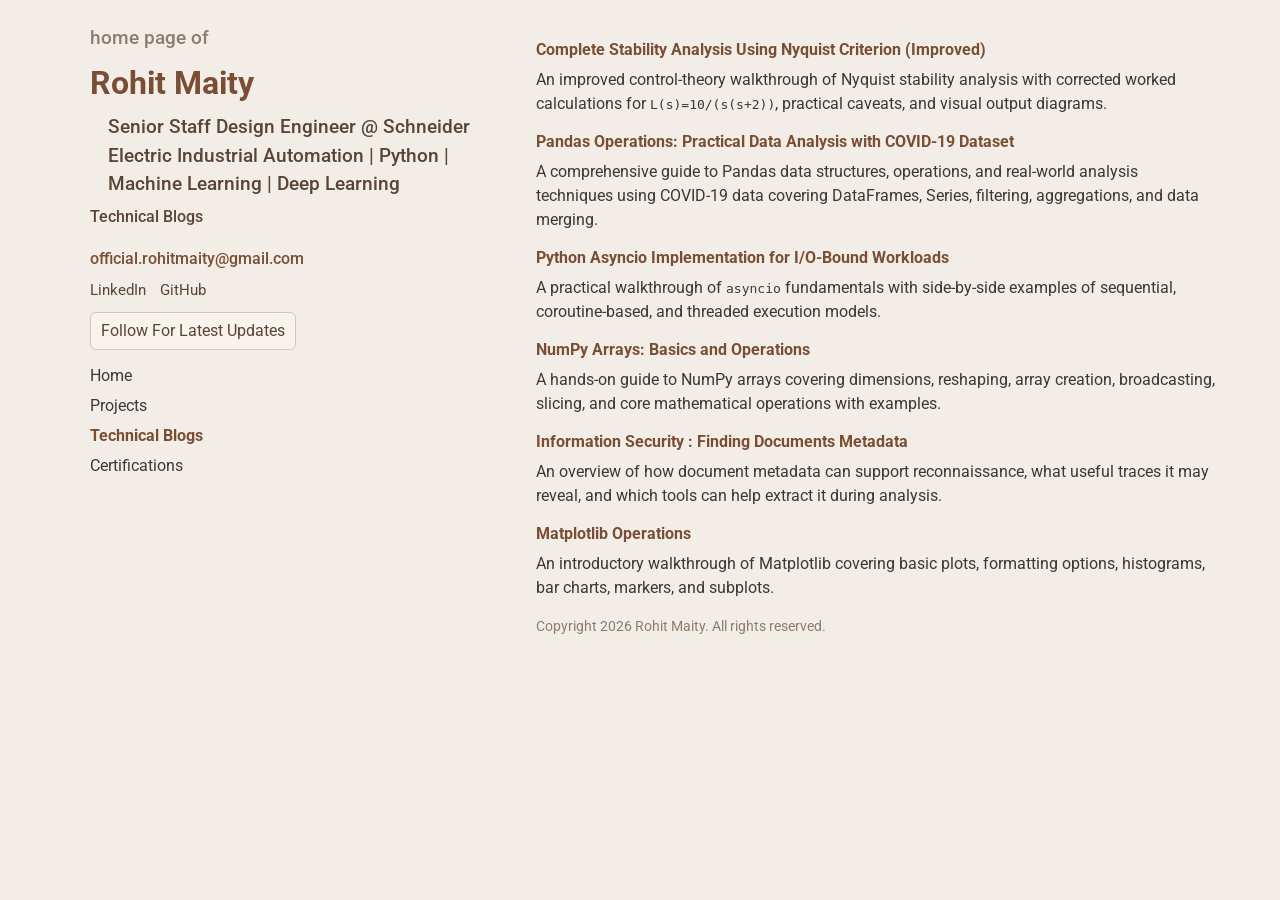
<file: blogs.html>
<!DOCTYPE html>
<html lang="en-us">

<head>
    <meta charset="utf-8">
    <meta name="viewport" content="initial-scale=1, width=device-width">
    <meta name="description" content="Technical blogs of Rohit Maity.">
    <title>Rohit Maity | Technical Blogs</title>
    <link href="https://fonts.googleapis.com/css?family=Roboto:400,400italic,700&display=swap" rel="stylesheet">
    <link href="assets/css/styles.css" rel="stylesheet">
</head>

<body>
    <div class="container">
        <div class="row">
            <aside class="col-md-5">
                <div class="sticky-top">
                    <h2 class="mb-1">
                        <a class="text-muted" href="index.html">home page</a>
                        <span class="text-muted">of</span>
                    </h2>
                    <h1 class="mb-1"><a href="index.html">Rohit Maity</a></h1>
                    <h2 class="mb-1 ps-md-5">Senior Staff Design Engineer @ Schneider Electric Industrial Automation |
                        Python | Machine Learning | Deep Learning</h2>
                    <h3 class="mb-4">Technical Blogs</h3>
                    <h3 class="mb-0"><a href="mailto:official.rohitmaity@gmail.com">official.rohitmaity@gmail.com</a>
                    </h3>
                    <p class="social-line mb-0">
                        <a class="text-emphasis" href="https://www.linkedin.com/in/rohit-maity-85334a114/"
                            target="_blank" rel="noopener noreferrer">LinkedIn</a>
                        <a class="text-emphasis" href="https://github.com/rmaity1991" target="_blank"
                            rel="noopener noreferrer">GitHub</a>
                    </p>
                    <p class="follow-line mb-0">
                        <a class="link-btn" href="https://github.com/rmaity1991/" target="_blank"
                            rel="noopener noreferrer">Follow For Latest Updates</a>
                    </p>
                    <nav>
                        <ul class="nav">
                            <li class="nav-item"><a class="nav-link" href="index.html">Home</a></li>
                            <li class="nav-item"><a class="nav-link" href="projects.html">Projects</a></li>
                            <li class="nav-item"><a class="nav-link active" href="blogs.html">Technical Blogs</a></li>
                            <li class="nav-item"><a class="nav-link" href="certifications.html">Certifications</a></li>
                        </ul>
                    </nav>
                </div>
            </aside>

            <main class="col-md-7">
                <dl>
                    <dt><a href="blogs/complete-stability-analysis-nyquist-criterion.html">Complete Stability Analysis
                            Using Nyquist Criterion (Improved)</a></dt>
                    <dd>An improved control-theory walkthrough of Nyquist stability analysis with corrected worked
                        calculations for <code>L(s)=10/(s(s+2))</code>, practical caveats, and visual output diagrams.
                    </dd>

                    <dt><a href="blogs/pandas-operations-covid19.html">Pandas Operations: Practical Data Analysis with
                            COVID-19 Dataset</a></dt>
                    <dd>A comprehensive guide to Pandas data structures, operations, and real-world analysis techniques
                        using COVID-19 data covering DataFrames, Series, filtering, aggregations, and data merging.</dd>

                    <dt><a href="blogs/automation-python-plant-floor.html">Python Asyncio Implementation for I/O-Bound
                            Workloads</a></dt>
                    <dd>A practical walkthrough of <code>asyncio</code> fundamentals with side-by-side examples of
                        sequential, coroutine-based, and threaded execution models.</dd>

                    <dt><a href="blogs/numpy-arrays-basics-operations.html">NumPy Arrays: Basics and Operations</a>
                    </dt>
                    <dd>A hands-on guide to NumPy arrays covering dimensions, reshaping, array creation, broadcasting,
                        slicing, and core mathematical operations with examples.</dd>

                    <dt><a href="blogs/information-security-finding-documents-metadata.html">Information Security :
                            Finding Documents Metadata</a>
                    </dt>
                    <dd>An overview of how document metadata can support reconnaissance, what useful traces it may
                        reveal,
                        and which tools can help extract it during analysis.</dd>

                    <dt><a href="blogs/matplotlib-operations.html">Matplotlib Operations</a></dt>
                    <dd>An introductory walkthrough of Matplotlib covering basic plots, formatting options,
                        histograms, bar charts, markers, and subplots.</dd>

                </dl>

                <p class="footer-note">Copyright 2026 Rohit Maity. All rights reserved.</p>
            </main>
        </div>
    </div>
    <script src="assets/js/main.js" defer></script>
</body>

</html>
</file>
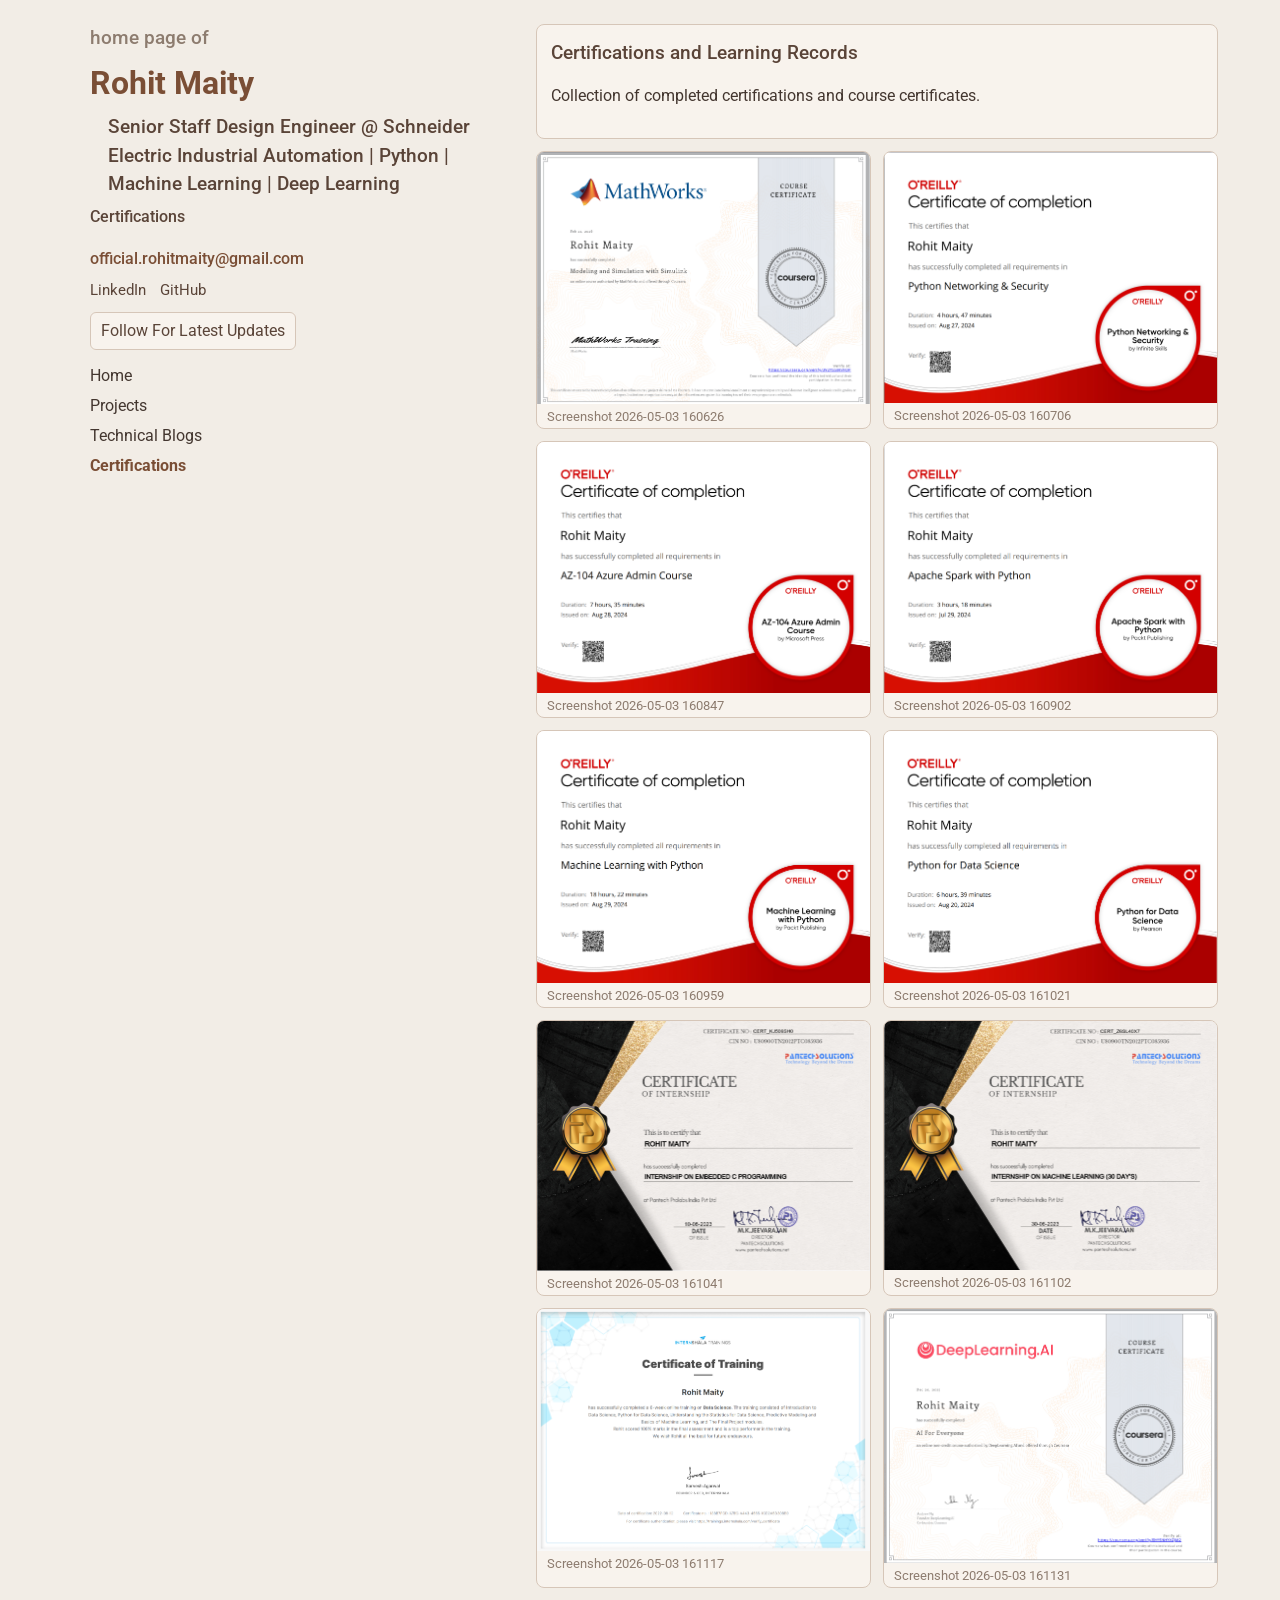
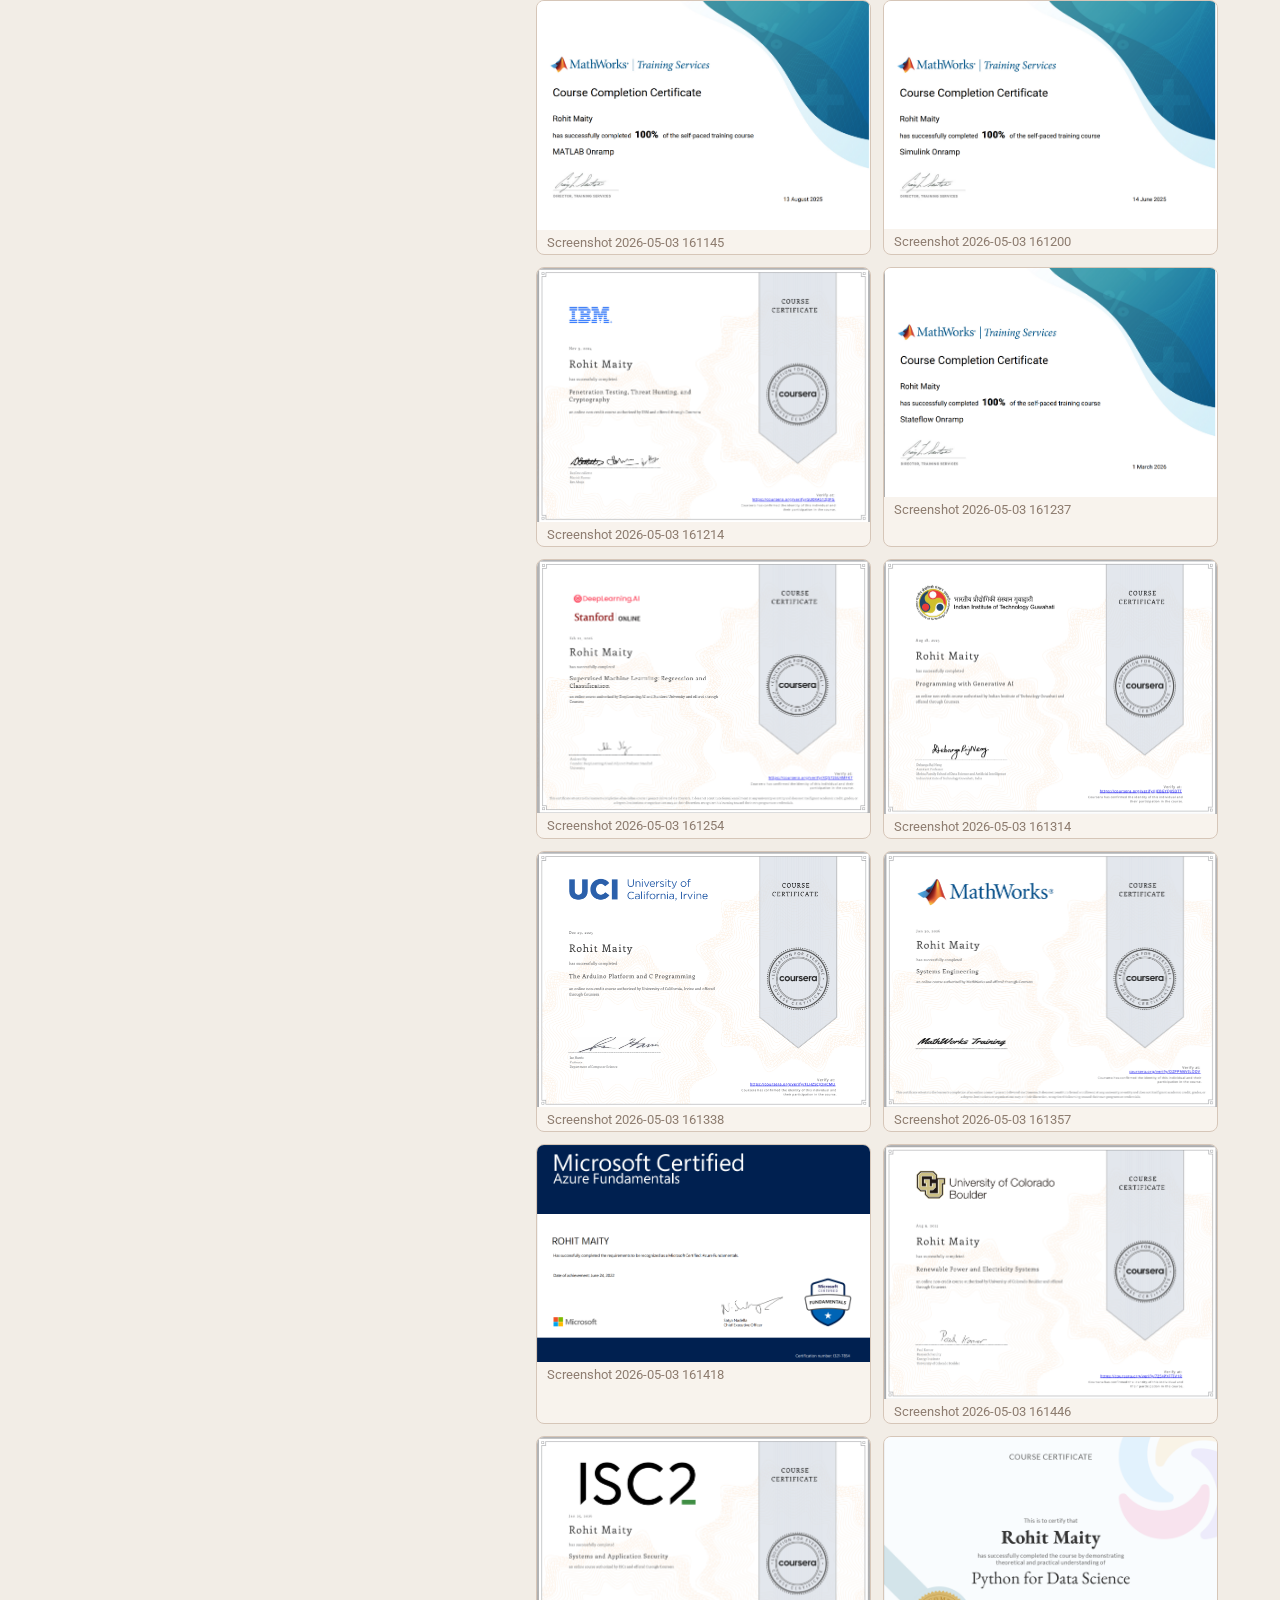
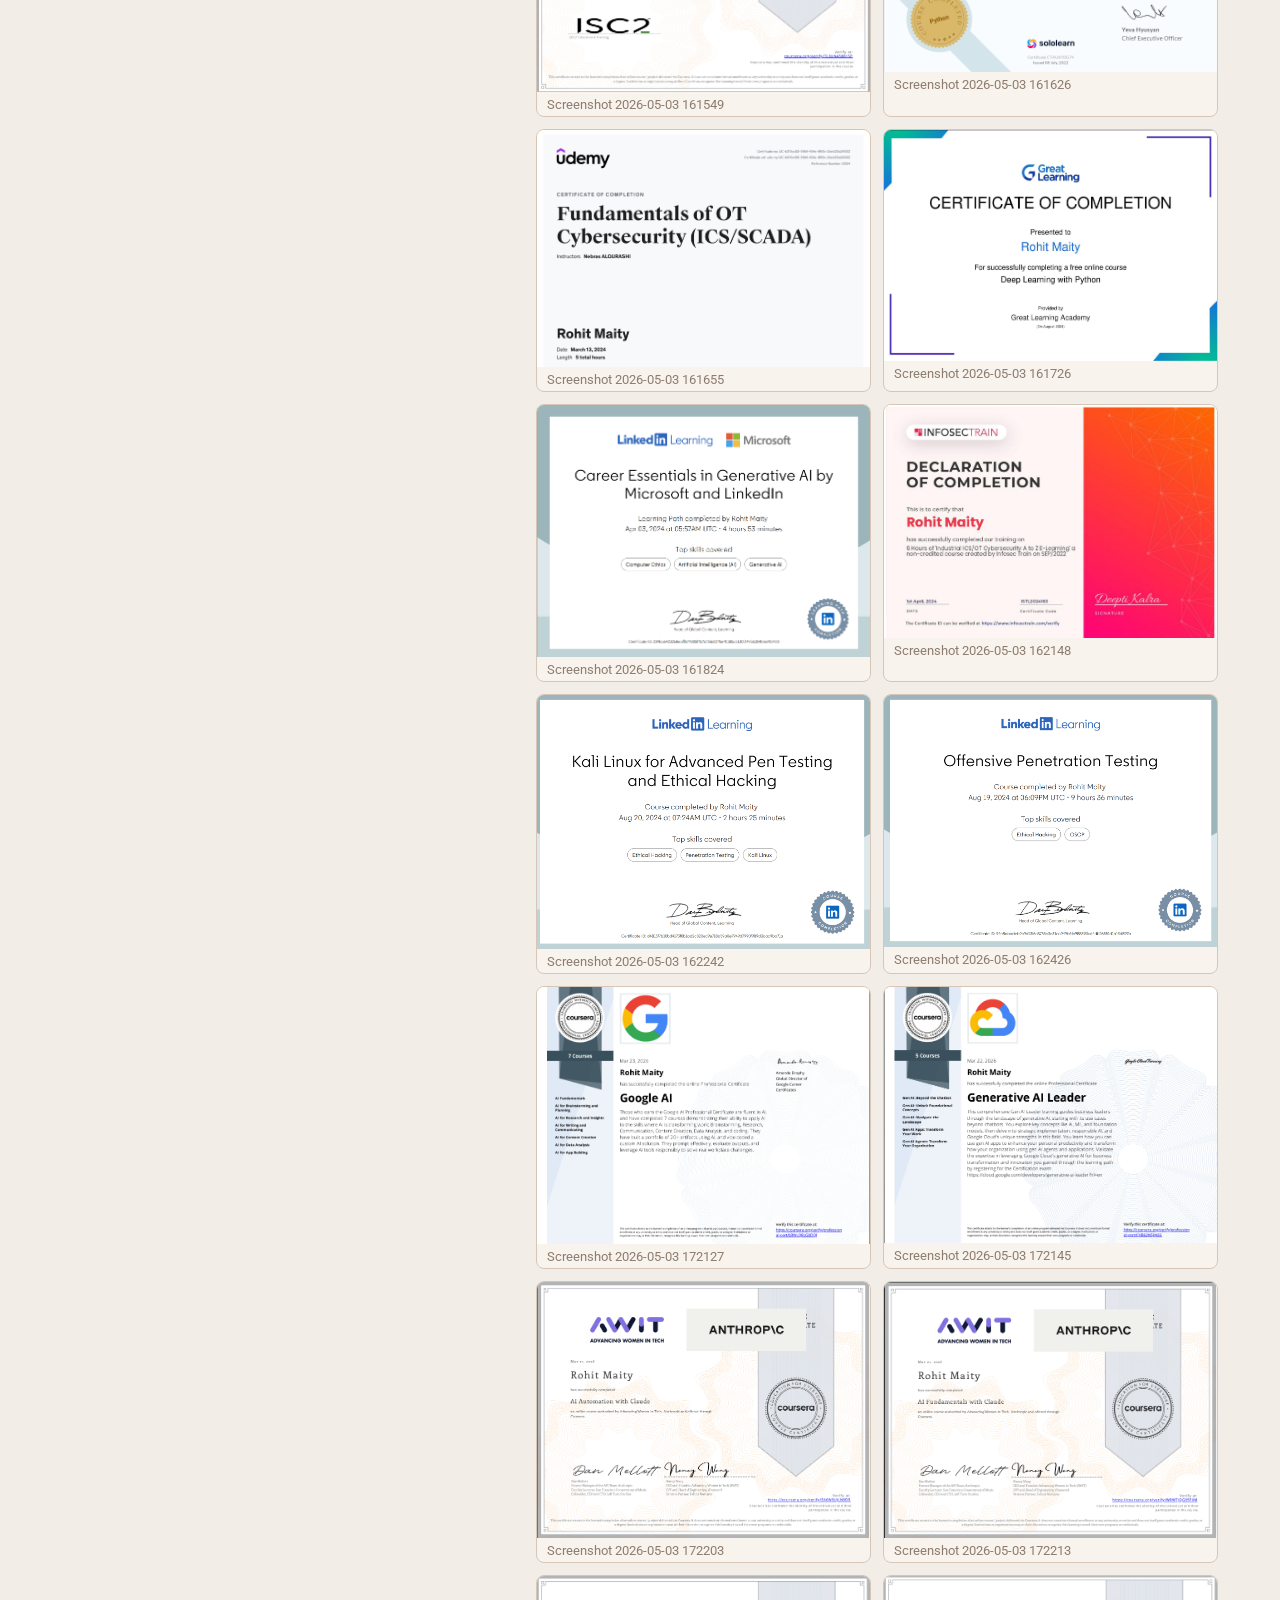
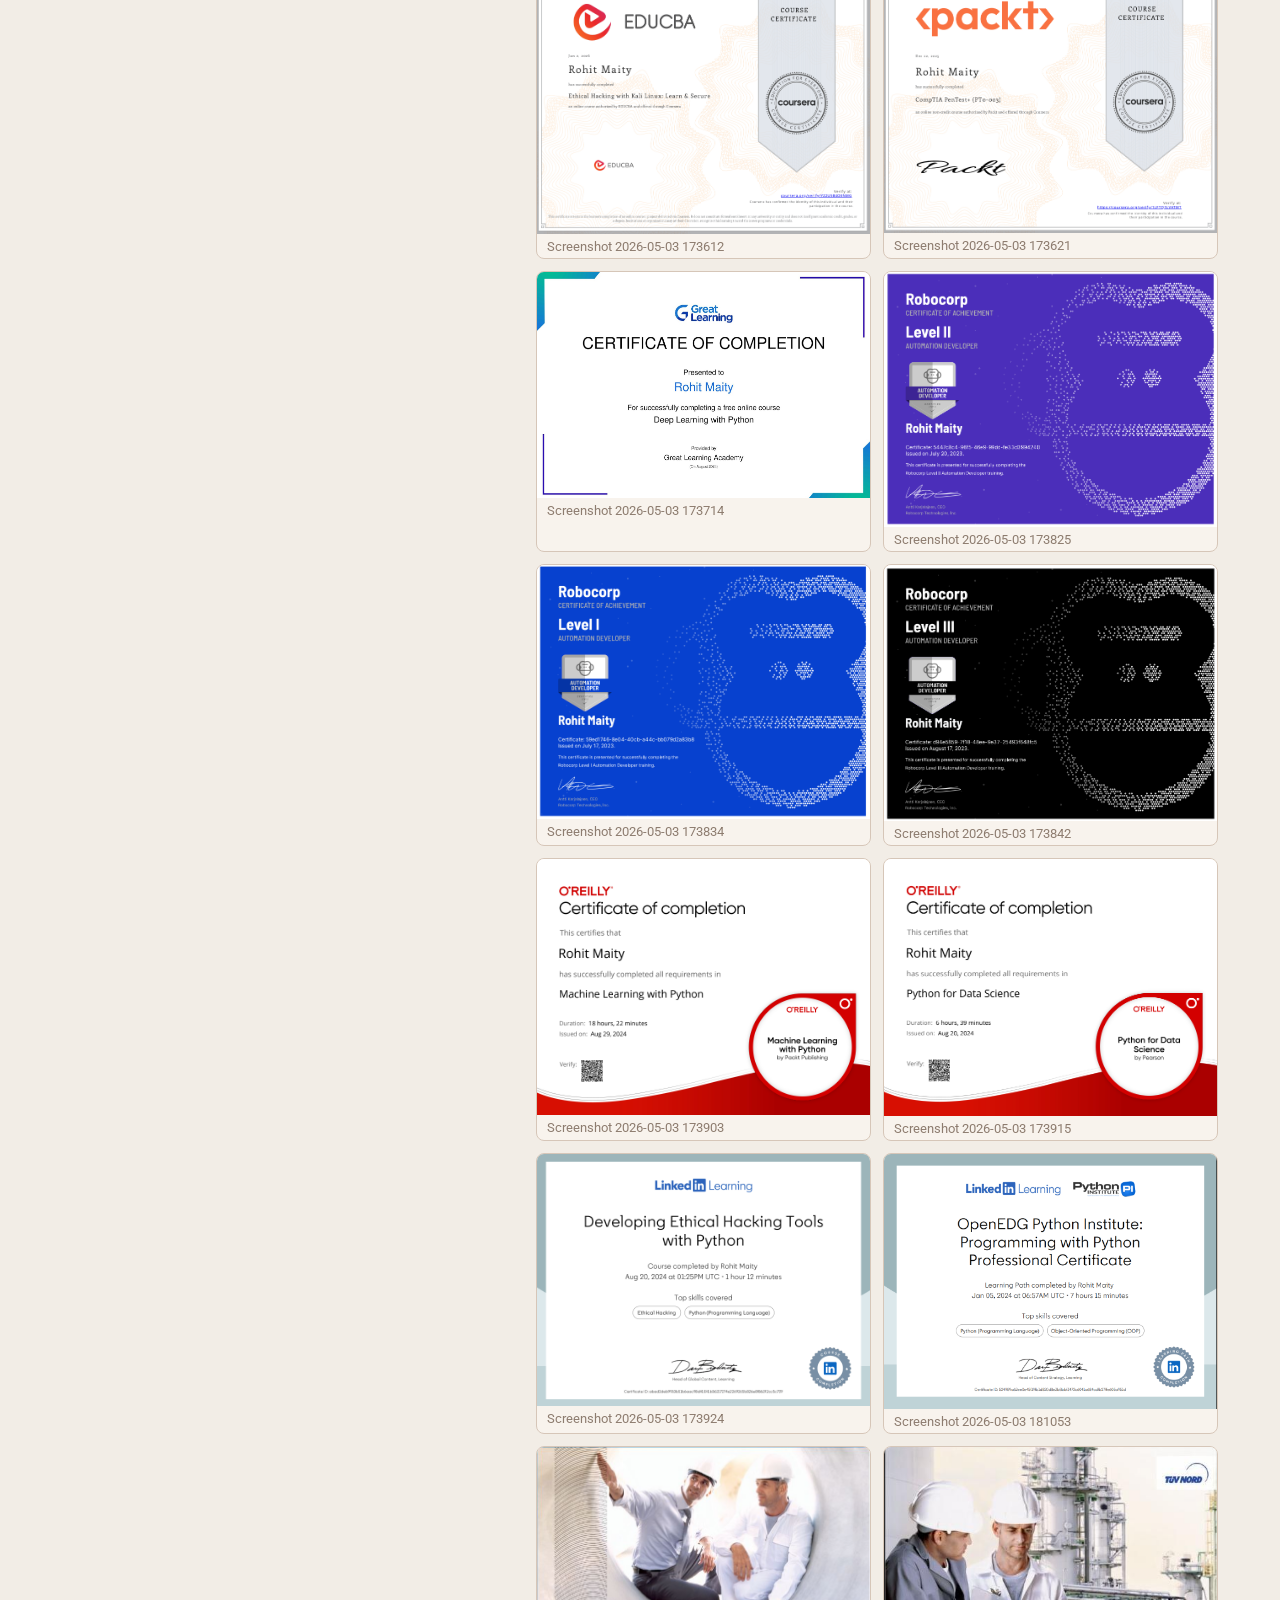
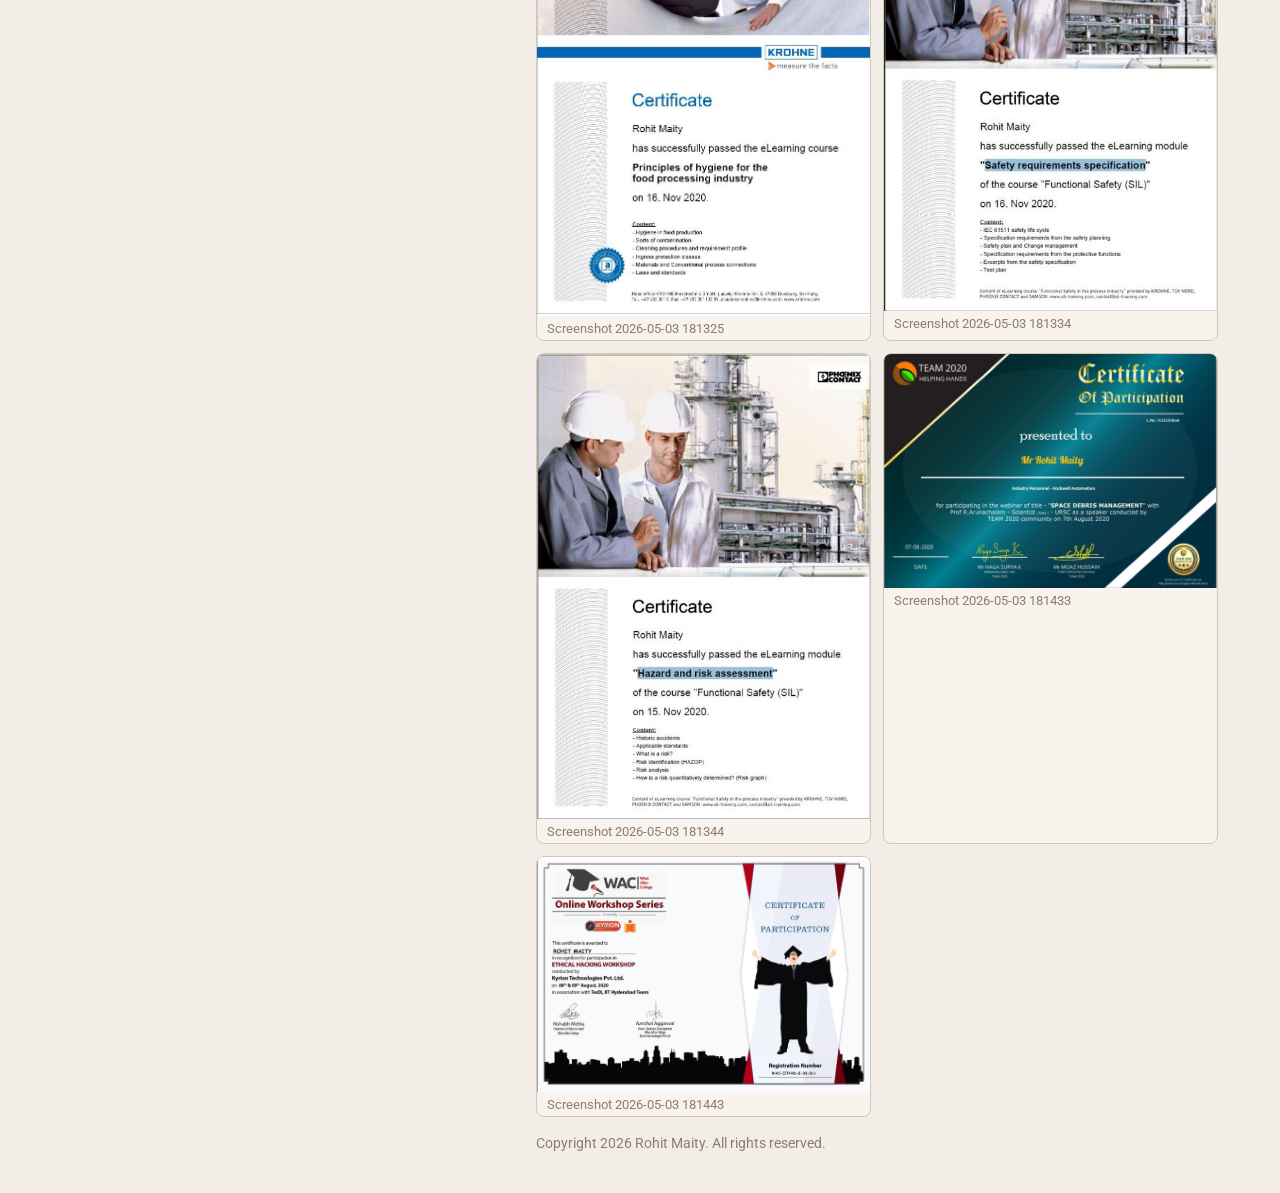
<file: certifications.html>
<!DOCTYPE html>
<html lang="en-us">

<head>
    <meta charset="utf-8">
    <meta name="viewport" content="initial-scale=1, width=device-width">
    <meta name="description" content="Professional certifications and course completions of Rohit Maity.">
    <title>Rohit Maity | Certifications</title>
    <link href="https://fonts.googleapis.com/css?family=Roboto:400,400italic,700&display=swap" rel="stylesheet">
    <link href="assets/css/styles.css" rel="stylesheet">
</head>

<body>
    <div class="container">
        <div class="row">
            <aside class="col-md-5">
                <div class="sticky-top">
                    <h2 class="mb-1">
                        <a class="text-muted" href="index.html">home page</a>
                        <span class="text-muted">of</span>
                    </h2>
                    <h1 class="mb-1"><a href="index.html">Rohit Maity</a></h1>
                    <h2 class="mb-1 ps-md-5">Senior Staff Design Engineer @ Schneider Electric Industrial Automation |
                        Python | Machine Learning | Deep Learning</h2>
                    <h3 class="mb-4">Certifications</h3>
                    <h3 class="mb-0"><a href="mailto:official.rohitmaity@gmail.com">official.rohitmaity@gmail.com</a>
                    </h3>
                    <p class="social-line mb-0">
                        <a class="text-emphasis" href="https://www.linkedin.com/in/rohit-maity-85334a114/"
                            target="_blank" rel="noopener noreferrer">LinkedIn</a>
                        <a class="text-emphasis" href="https://github.com/rmaity1991" target="_blank"
                            rel="noopener noreferrer">GitHub</a>
                    </p>
                    <p class="follow-line mb-0">
                        <a class="link-btn" href="https://github.com/rmaity1991/" target="_blank"
                            rel="noopener noreferrer">Follow For Latest Updates</a>
                    </p>
                    <nav>
                        <ul class="nav">
                            <li class="nav-item"><a class="nav-link" href="index.html">Home</a></li>
                            <li class="nav-item"><a class="nav-link" href="projects.html">Projects</a></li>
                            <li class="nav-item"><a class="nav-link" href="blogs.html">Technical Blogs</a></li>
                            <li class="nav-item"><a class="nav-link active"
                                    href="certifications.html">Certifications</a></li>
                        </ul>
                    </nav>
                </div>
            </aside>

            <main class="col-md-7">
                <div class="panel">
                    <h2>Certifications and Learning Records</h2>
                    <p>Collection of completed certifications and course certificates.</p>
                </div>

                <div class="cert-grid">
                    <a class="cert-card" href="images/Screenshot 2026-05-03 160626.png" target="_blank"
                        rel="noopener noreferrer"><img src="images/Screenshot 2026-05-03 160626.png"
                            alt="Certification screenshot 160626" loading="lazy"><span class="cert-caption">Screenshot
                            2026-05-03 160626</span></a>
                    <a class="cert-card" href="images/Screenshot 2026-05-03 160706.png" target="_blank"
                        rel="noopener noreferrer"><img src="images/Screenshot 2026-05-03 160706.png"
                            alt="Certification screenshot 160706" loading="lazy"><span class="cert-caption">Screenshot
                            2026-05-03 160706</span></a>
                    <a class="cert-card" href="images/Screenshot 2026-05-03 160847.png" target="_blank"
                        rel="noopener noreferrer"><img src="images/Screenshot 2026-05-03 160847.png"
                            alt="Certification screenshot 160847" loading="lazy"><span class="cert-caption">Screenshot
                            2026-05-03 160847</span></a>
                    <a class="cert-card" href="images/Screenshot 2026-05-03 160902.png" target="_blank"
                        rel="noopener noreferrer"><img src="images/Screenshot 2026-05-03 160902.png"
                            alt="Certification screenshot 160902" loading="lazy"><span class="cert-caption">Screenshot
                            2026-05-03 160902</span></a>
                    <a class="cert-card" href="images/Screenshot 2026-05-03 160959.png" target="_blank"
                        rel="noopener noreferrer"><img src="images/Screenshot 2026-05-03 160959.png"
                            alt="Certification screenshot 160959" loading="lazy"><span class="cert-caption">Screenshot
                            2026-05-03 160959</span></a>
                    <a class="cert-card" href="images/Screenshot 2026-05-03 161021.png" target="_blank"
                        rel="noopener noreferrer"><img src="images/Screenshot 2026-05-03 161021.png"
                            alt="Certification screenshot 161021" loading="lazy"><span class="cert-caption">Screenshot
                            2026-05-03 161021</span></a>
                    <a class="cert-card" href="images/Screenshot 2026-05-03 161041.png" target="_blank"
                        rel="noopener noreferrer"><img src="images/Screenshot 2026-05-03 161041.png"
                            alt="Certification screenshot 161041" loading="lazy"><span class="cert-caption">Screenshot
                            2026-05-03 161041</span></a>
                    <a class="cert-card" href="images/Screenshot 2026-05-03 161102.png" target="_blank"
                        rel="noopener noreferrer"><img src="images/Screenshot 2026-05-03 161102.png"
                            alt="Certification screenshot 161102" loading="lazy"><span class="cert-caption">Screenshot
                            2026-05-03 161102</span></a>
                    <a class="cert-card" href="images/Screenshot 2026-05-03 161117.png" target="_blank"
                        rel="noopener noreferrer"><img src="images/Screenshot 2026-05-03 161117.png"
                            alt="Certification screenshot 161117" loading="lazy"><span class="cert-caption">Screenshot
                            2026-05-03 161117</span></a>
                    <a class="cert-card" href="images/Screenshot 2026-05-03 161131.png" target="_blank"
                        rel="noopener noreferrer"><img src="images/Screenshot 2026-05-03 161131.png"
                            alt="Certification screenshot 161131" loading="lazy"><span class="cert-caption">Screenshot
                            2026-05-03 161131</span></a>
                    <a class="cert-card" href="images/Screenshot 2026-05-03 161145.png" target="_blank"
                        rel="noopener noreferrer"><img src="images/Screenshot 2026-05-03 161145.png"
                            alt="Certification screenshot 161145" loading="lazy"><span class="cert-caption">Screenshot
                            2026-05-03 161145</span></a>
                    <a class="cert-card" href="images/Screenshot 2026-05-03 161200.png" target="_blank"
                        rel="noopener noreferrer"><img src="images/Screenshot 2026-05-03 161200.png"
                            alt="Certification screenshot 161200" loading="lazy"><span class="cert-caption">Screenshot
                            2026-05-03 161200</span></a>
                    <a class="cert-card" href="images/Screenshot 2026-05-03 161214.png" target="_blank"
                        rel="noopener noreferrer"><img src="images/Screenshot 2026-05-03 161214.png"
                            alt="Certification screenshot 161214" loading="lazy"><span class="cert-caption">Screenshot
                            2026-05-03 161214</span></a>
                    <a class="cert-card" href="images/Screenshot 2026-05-03 161237.png" target="_blank"
                        rel="noopener noreferrer"><img src="images/Screenshot 2026-05-03 161237.png"
                            alt="Certification screenshot 161237" loading="lazy"><span class="cert-caption">Screenshot
                            2026-05-03 161237</span></a>
                    <a class="cert-card" href="images/Screenshot 2026-05-03 161254.png" target="_blank"
                        rel="noopener noreferrer"><img src="images/Screenshot 2026-05-03 161254.png"
                            alt="Certification screenshot 161254" loading="lazy"><span class="cert-caption">Screenshot
                            2026-05-03 161254</span></a>
                    <a class="cert-card" href="images/Screenshot 2026-05-03 161314.png" target="_blank"
                        rel="noopener noreferrer"><img src="images/Screenshot 2026-05-03 161314.png"
                            alt="Certification screenshot 161314" loading="lazy"><span class="cert-caption">Screenshot
                            2026-05-03 161314</span></a>
                    <a class="cert-card" href="images/Screenshot 2026-05-03 161338.png" target="_blank"
                        rel="noopener noreferrer"><img src="images/Screenshot 2026-05-03 161338.png"
                            alt="Certification screenshot 161338" loading="lazy"><span class="cert-caption">Screenshot
                            2026-05-03 161338</span></a>
                    <a class="cert-card" href="images/Screenshot 2026-05-03 161357.png" target="_blank"
                        rel="noopener noreferrer"><img src="images/Screenshot 2026-05-03 161357.png"
                            alt="Certification screenshot 161357" loading="lazy"><span class="cert-caption">Screenshot
                            2026-05-03 161357</span></a>
                    <a class="cert-card" href="images/Screenshot 2026-05-03 161418.png" target="_blank"
                        rel="noopener noreferrer"><img src="images/Screenshot 2026-05-03 161418.png"
                            alt="Certification screenshot 161418" loading="lazy"><span class="cert-caption">Screenshot
                            2026-05-03 161418</span></a>
                    <a class="cert-card" href="images/Screenshot 2026-05-03 161446.png" target="_blank"
                        rel="noopener noreferrer"><img src="images/Screenshot 2026-05-03 161446.png"
                            alt="Certification screenshot 161446" loading="lazy"><span class="cert-caption">Screenshot
                            2026-05-03 161446</span></a>
                    <a class="cert-card" href="images/Screenshot 2026-05-03 161549.png" target="_blank"
                        rel="noopener noreferrer"><img src="images/Screenshot 2026-05-03 161549.png"
                            alt="Certification screenshot 161549" loading="lazy"><span class="cert-caption">Screenshot
                            2026-05-03 161549</span></a>
                    <a class="cert-card" href="images/Screenshot 2026-05-03 161626.png" target="_blank"
                        rel="noopener noreferrer"><img src="images/Screenshot 2026-05-03 161626.png"
                            alt="Certification screenshot 161626" loading="lazy"><span class="cert-caption">Screenshot
                            2026-05-03 161626</span></a>
                    <a class="cert-card" href="images/Screenshot 2026-05-03 161655.png" target="_blank"
                        rel="noopener noreferrer"><img src="images/Screenshot 2026-05-03 161655.png"
                            alt="Certification screenshot 161655" loading="lazy"><span class="cert-caption">Screenshot
                            2026-05-03 161655</span></a>
                    <a class="cert-card" href="images/Screenshot 2026-05-03 161726.png" target="_blank"
                        rel="noopener noreferrer"><img src="images/Screenshot 2026-05-03 161726.png"
                            alt="Certification screenshot 161726" loading="lazy"><span class="cert-caption">Screenshot
                            2026-05-03 161726</span></a>
                    <a class="cert-card" href="images/Screenshot 2026-05-03 161824.png" target="_blank"
                        rel="noopener noreferrer"><img src="images/Screenshot 2026-05-03 161824.png"
                            alt="Certification screenshot 161824" loading="lazy"><span class="cert-caption">Screenshot
                            2026-05-03 161824</span></a>
                    <a class="cert-card" href="images/Screenshot 2026-05-03 162148.png" target="_blank"
                        rel="noopener noreferrer"><img src="images/Screenshot 2026-05-03 162148.png"
                            alt="Certification screenshot 162148" loading="lazy"><span class="cert-caption">Screenshot
                            2026-05-03 162148</span></a>
                    <a class="cert-card" href="images/Screenshot 2026-05-03 162242.png" target="_blank"
                        rel="noopener noreferrer"><img src="images/Screenshot 2026-05-03 162242.png"
                            alt="Certification screenshot 162242" loading="lazy"><span class="cert-caption">Screenshot
                            2026-05-03 162242</span></a>
                    <a class="cert-card" href="images/Screenshot 2026-05-03 162426.png" target="_blank"
                        rel="noopener noreferrer"><img src="images/Screenshot 2026-05-03 162426.png"
                            alt="Certification screenshot 162426" loading="lazy"><span class="cert-caption">Screenshot
                            2026-05-03 162426</span></a>
                    <a class="cert-card" href="images/Screenshot 2026-05-03 172127.png" target="_blank"
                        rel="noopener noreferrer"><img src="images/Screenshot 2026-05-03 172127.png"
                            alt="Certification screenshot 172127" loading="lazy"><span class="cert-caption">Screenshot
                            2026-05-03 172127</span></a>
                    <a class="cert-card" href="images/Screenshot 2026-05-03 172145.png" target="_blank"
                        rel="noopener noreferrer"><img src="images/Screenshot 2026-05-03 172145.png"
                            alt="Certification screenshot 172145" loading="lazy"><span class="cert-caption">Screenshot
                            2026-05-03 172145</span></a>
                    <a class="cert-card" href="images/Screenshot 2026-05-03 172203.png" target="_blank"
                        rel="noopener noreferrer"><img src="images/Screenshot 2026-05-03 172203.png"
                            alt="Certification screenshot 172203" loading="lazy"><span class="cert-caption">Screenshot
                            2026-05-03 172203</span></a>
                    <a class="cert-card" href="images/Screenshot 2026-05-03 172213.png" target="_blank"
                        rel="noopener noreferrer"><img src="images/Screenshot 2026-05-03 172213.png"
                            alt="Certification screenshot 172213" loading="lazy"><span class="cert-caption">Screenshot
                            2026-05-03 172213</span></a>
                    <a class="cert-card" href="images/Screenshot 2026-05-03 173612.png" target="_blank"
                        rel="noopener noreferrer"><img src="images/Screenshot 2026-05-03 173612.png"
                            alt="Certification screenshot 173612" loading="lazy"><span class="cert-caption">Screenshot
                            2026-05-03 173612</span></a>
                    <a class="cert-card" href="images/Screenshot 2026-05-03 173621.png" target="_blank"
                        rel="noopener noreferrer"><img src="images/Screenshot 2026-05-03 173621.png"
                            alt="Certification screenshot 173621" loading="lazy"><span class="cert-caption">Screenshot
                            2026-05-03 173621</span></a>
                    <a class="cert-card" href="images/Screenshot 2026-05-03 173714.png" target="_blank"
                        rel="noopener noreferrer"><img src="images/Screenshot 2026-05-03 173714.png"
                            alt="Certification screenshot 173714" loading="lazy"><span class="cert-caption">Screenshot
                            2026-05-03 173714</span></a>
                    <a class="cert-card" href="images/Screenshot 2026-05-03 173825.png" target="_blank"
                        rel="noopener noreferrer"><img src="images/Screenshot 2026-05-03 173825.png"
                            alt="Certification screenshot 173825" loading="lazy"><span class="cert-caption">Screenshot
                            2026-05-03 173825</span></a>
                    <a class="cert-card" href="images/Screenshot 2026-05-03 173834.png" target="_blank"
                        rel="noopener noreferrer"><img src="images/Screenshot 2026-05-03 173834.png"
                            alt="Certification screenshot 173834" loading="lazy"><span class="cert-caption">Screenshot
                            2026-05-03 173834</span></a>
                    <a class="cert-card" href="images/Screenshot 2026-05-03 173842.png" target="_blank"
                        rel="noopener noreferrer"><img src="images/Screenshot 2026-05-03 173842.png"
                            alt="Certification screenshot 173842" loading="lazy"><span class="cert-caption">Screenshot
                            2026-05-03 173842</span></a>
                    <a class="cert-card" href="images/Screenshot 2026-05-03 173903.png" target="_blank"
                        rel="noopener noreferrer"><img src="images/Screenshot 2026-05-03 173903.png"
                            alt="Certification screenshot 173903" loading="lazy"><span class="cert-caption">Screenshot
                            2026-05-03 173903</span></a>
                    <a class="cert-card" href="images/Screenshot 2026-05-03 173915.png" target="_blank"
                        rel="noopener noreferrer"><img src="images/Screenshot 2026-05-03 173915.png"
                            alt="Certification screenshot 173915" loading="lazy"><span class="cert-caption">Screenshot
                            2026-05-03 173915</span></a>
                    <a class="cert-card" href="images/Screenshot 2026-05-03 173924.png" target="_blank"
                        rel="noopener noreferrer"><img src="images/Screenshot 2026-05-03 173924.png"
                            alt="Certification screenshot 173924" loading="lazy"><span class="cert-caption">Screenshot
                            2026-05-03 173924</span></a>
                    <a class="cert-card" href="images/Screenshot 2026-05-03 181053.png" target="_blank"
                        rel="noopener noreferrer"><img src="images/Screenshot 2026-05-03 181053.png"
                            alt="Certification screenshot 181053" loading="lazy"><span class="cert-caption">Screenshot
                            2026-05-03 181053</span></a>
                    <a class="cert-card" href="images/Screenshot 2026-05-03 181325.png" target="_blank"
                        rel="noopener noreferrer"><img src="images/Screenshot 2026-05-03 181325.png"
                            alt="Certification screenshot 181325" loading="lazy"><span class="cert-caption">Screenshot
                            2026-05-03 181325</span></a>
                    <a class="cert-card" href="images/Screenshot 2026-05-03 181334.png" target="_blank"
                        rel="noopener noreferrer"><img src="images/Screenshot 2026-05-03 181334.png"
                            alt="Certification screenshot 181334" loading="lazy"><span class="cert-caption">Screenshot
                            2026-05-03 181334</span></a>
                    <a class="cert-card" href="images/Screenshot 2026-05-03 181344.png" target="_blank"
                        rel="noopener noreferrer"><img src="images/Screenshot 2026-05-03 181344.png"
                            alt="Certification screenshot 181344" loading="lazy"><span class="cert-caption">Screenshot
                            2026-05-03 181344</span></a>
                    <a class="cert-card" href="images/Screenshot 2026-05-03 181433.png" target="_blank"
                        rel="noopener noreferrer"><img src="images/Screenshot 2026-05-03 181433.png"
                            alt="Certification screenshot 181433" loading="lazy"><span class="cert-caption">Screenshot
                            2026-05-03 181433</span></a>
                    <a class="cert-card" href="images/Screenshot 2026-05-03 181443.png" target="_blank"
                        rel="noopener noreferrer"><img src="images/Screenshot 2026-05-03 181443.png"
                            alt="Certification screenshot 181443" loading="lazy"><span class="cert-caption">Screenshot
                            2026-05-03 181443</span></a>
                </div>

                <p class="footer-note">Copyright 2026 Rohit Maity. All rights reserved.</p>
            </main>
        </div>
    </div>
    <script src="assets/js/main.js" defer></script>
</body>

</html>
</file>
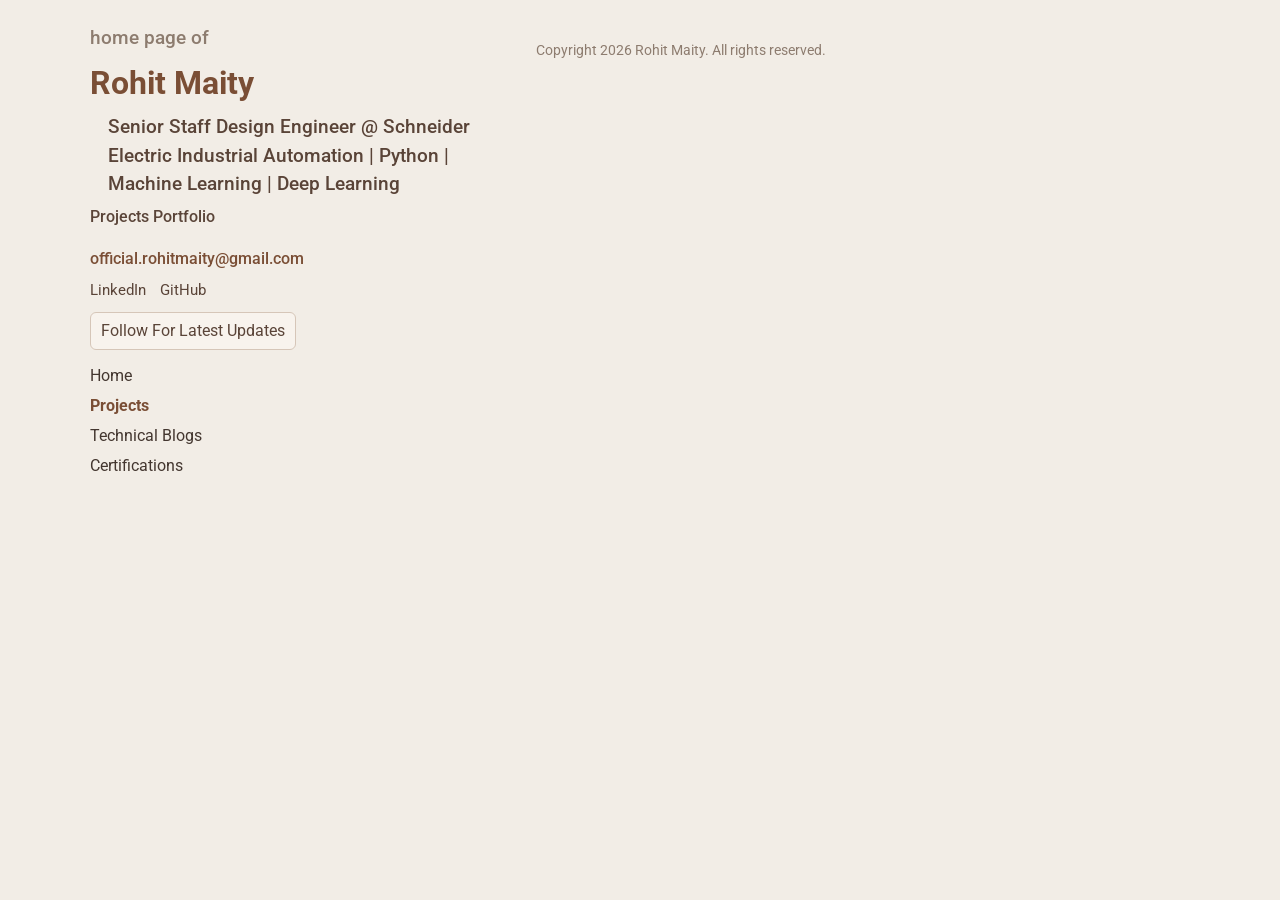
<file: projects.html>
<!DOCTYPE html>
<html lang="en-us">

<head>
    <meta charset="utf-8">
    <meta name="viewport" content="initial-scale=1, width=device-width">
    <meta name="description" content="Projects portfolio of Rohit Maity.">
    <title>Rohit Maity | Projects</title>
    <link href="https://fonts.googleapis.com/css?family=Roboto:400,400italic,700&display=swap" rel="stylesheet">
    <link href="assets/css/styles.css" rel="stylesheet">
</head>

<body>
    <div class="container">
        <div class="row">
            <aside class="col-md-5">
                <div class="sticky-top">
                    <h2 class="mb-1">
                        <a class="text-muted" href="index.html">home page</a>
                        <span class="text-muted">of</span>
                    </h2>
                    <h1 class="mb-1"><a href="index.html">Rohit Maity</a></h1>
                    <h2 class="mb-1 ps-md-5">Senior Staff Design Engineer @ Schneider Electric Industrial Automation |
                        Python | Machine Learning | Deep Learning</h2>
                    <h3 class="mb-4">Projects Portfolio</h3>
                    <h3 class="mb-0"><a href="mailto:official.rohitmaity@gmail.com">official.rohitmaity@gmail.com</a>
                    </h3>
                    <p class="social-line mb-0">
                        <a class="text-emphasis" href="https://www.linkedin.com/in/rohit-maity-85334a114/"
                            target="_blank" rel="noopener noreferrer">LinkedIn</a>
                        <a class="text-emphasis" href="https://github.com/rmaity1991" target="_blank"
                            rel="noopener noreferrer">GitHub</a>
                    </p>
                    <p class="follow-line mb-0">
                        <a class="link-btn" href="https://github.com/rmaity1991/" target="_blank"
                            rel="noopener noreferrer">Follow For Latest Updates</a>
                    </p>
                    <nav>
                        <ul class="nav">
                            <li class="nav-item"><a class="nav-link" href="index.html">Home</a></li>
                            <li class="nav-item"><a class="nav-link active" href="projects.html">Projects</a></li>
                            <li class="nav-item"><a class="nav-link" href="blogs.html">Technical Blogs</a></li>
                            <li class="nav-item"><a class="nav-link" href="certifications.html">Certifications</a></li>
                        </ul>
                    </nav>
                </div>
            </aside>

            <main class="col-md-7">
                <dl>

                </dl>

                <p class="footer-note">Copyright 2026 Rohit Maity. All rights reserved.</p>
            </main>
        </div>
    </div>
    <script src="assets/js/main.js" defer></script>
</body>

</html>
</file>
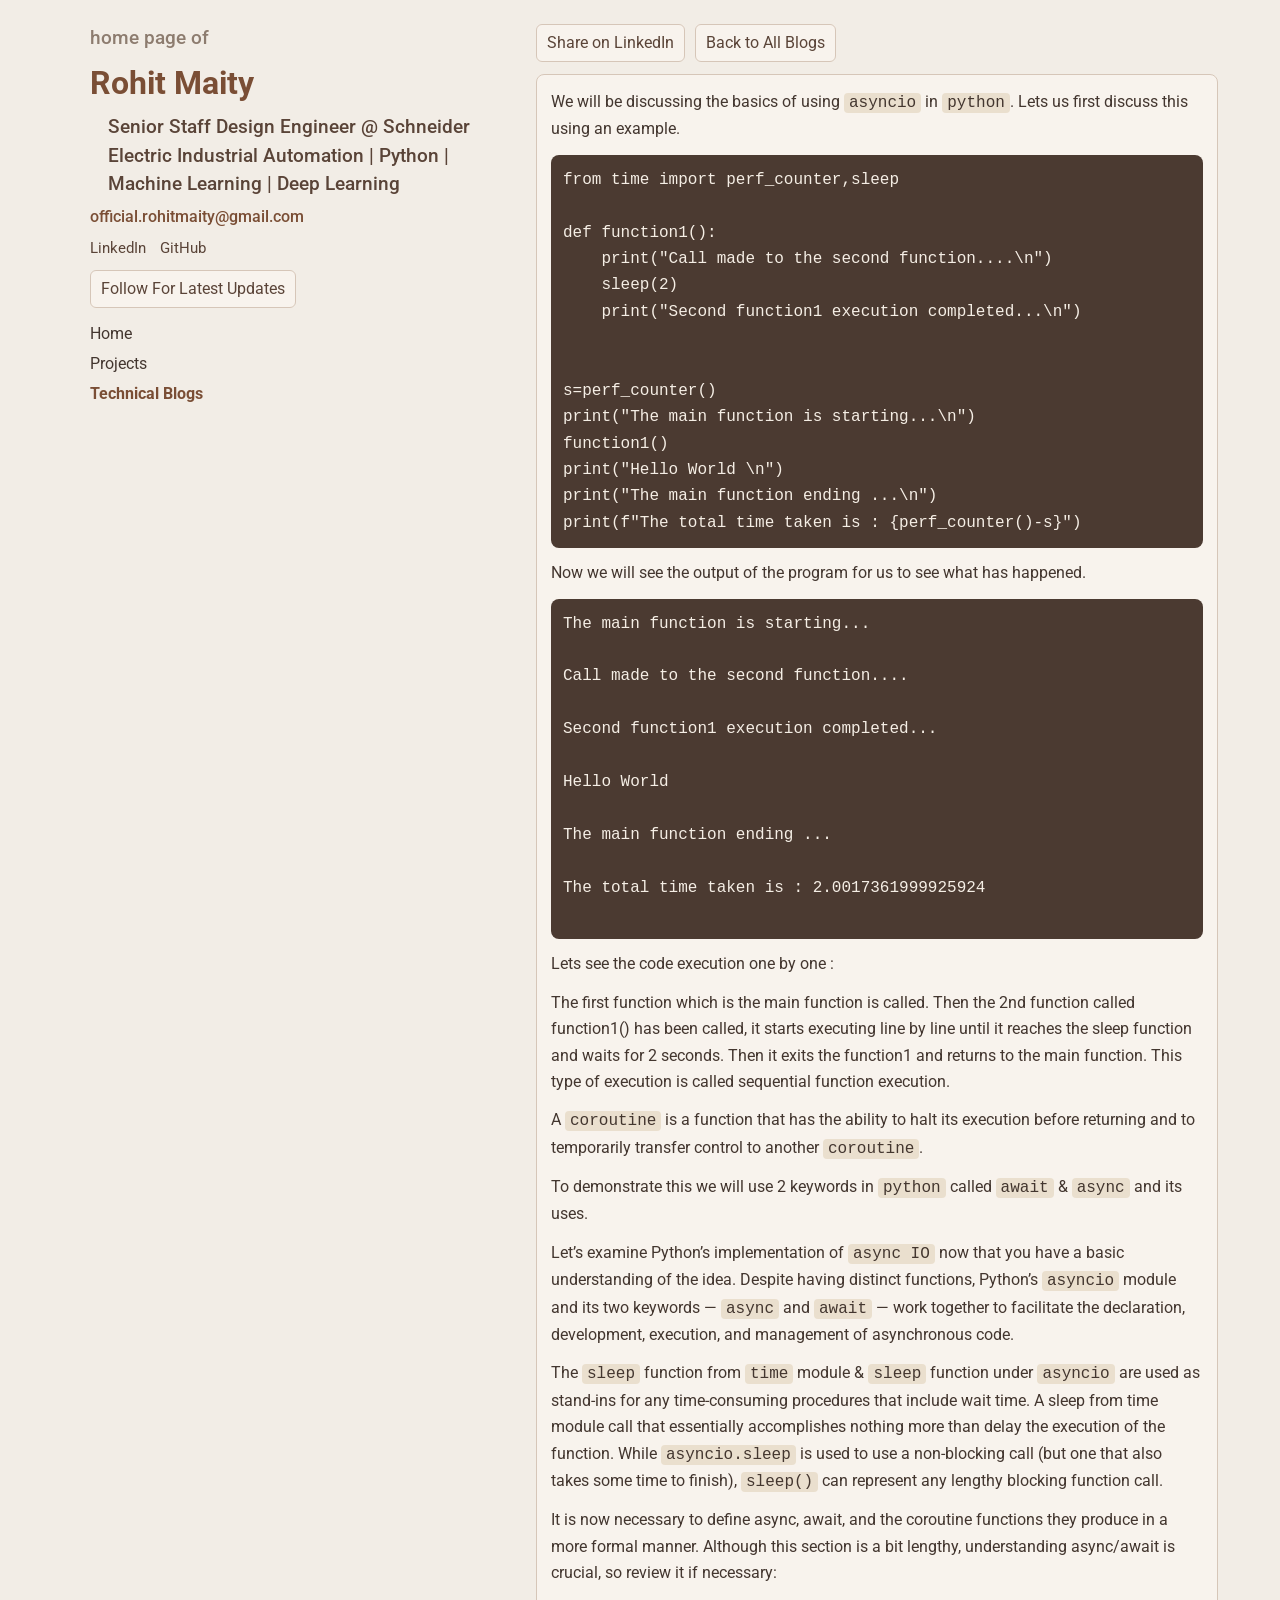
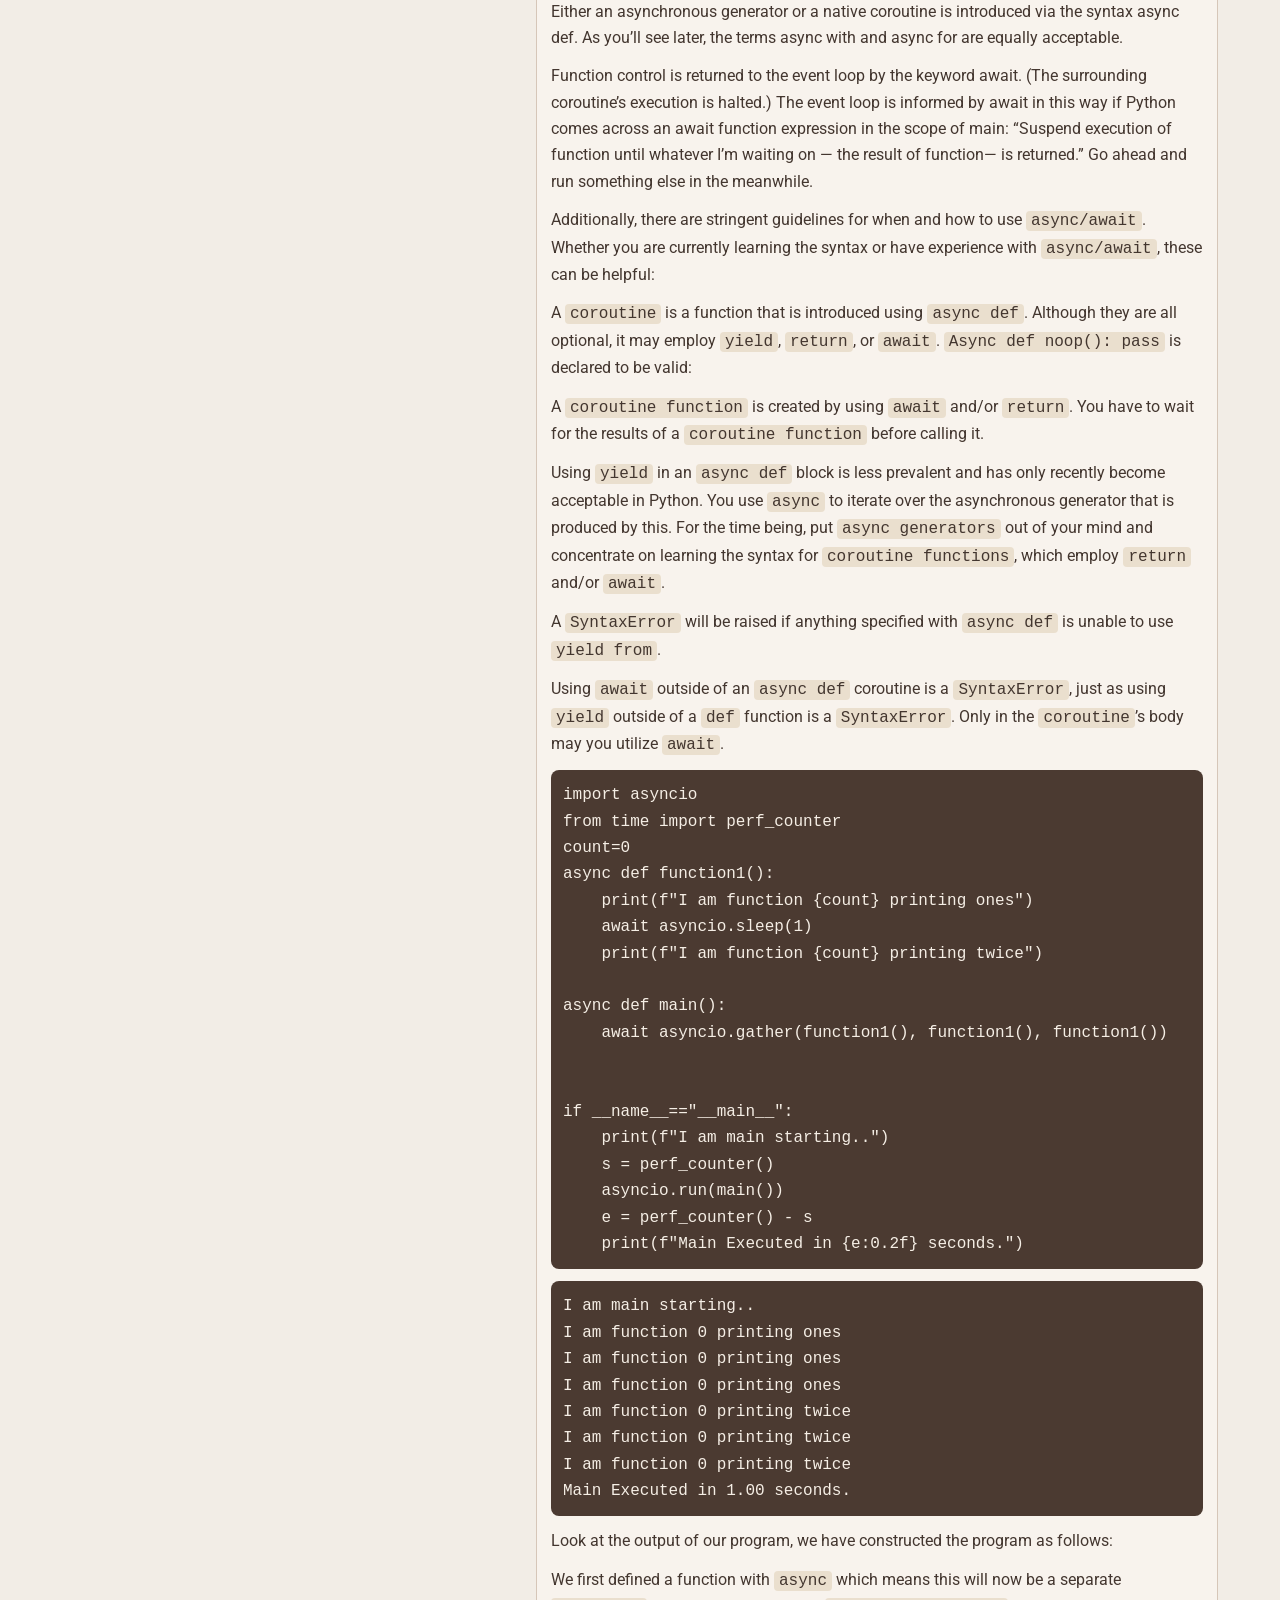
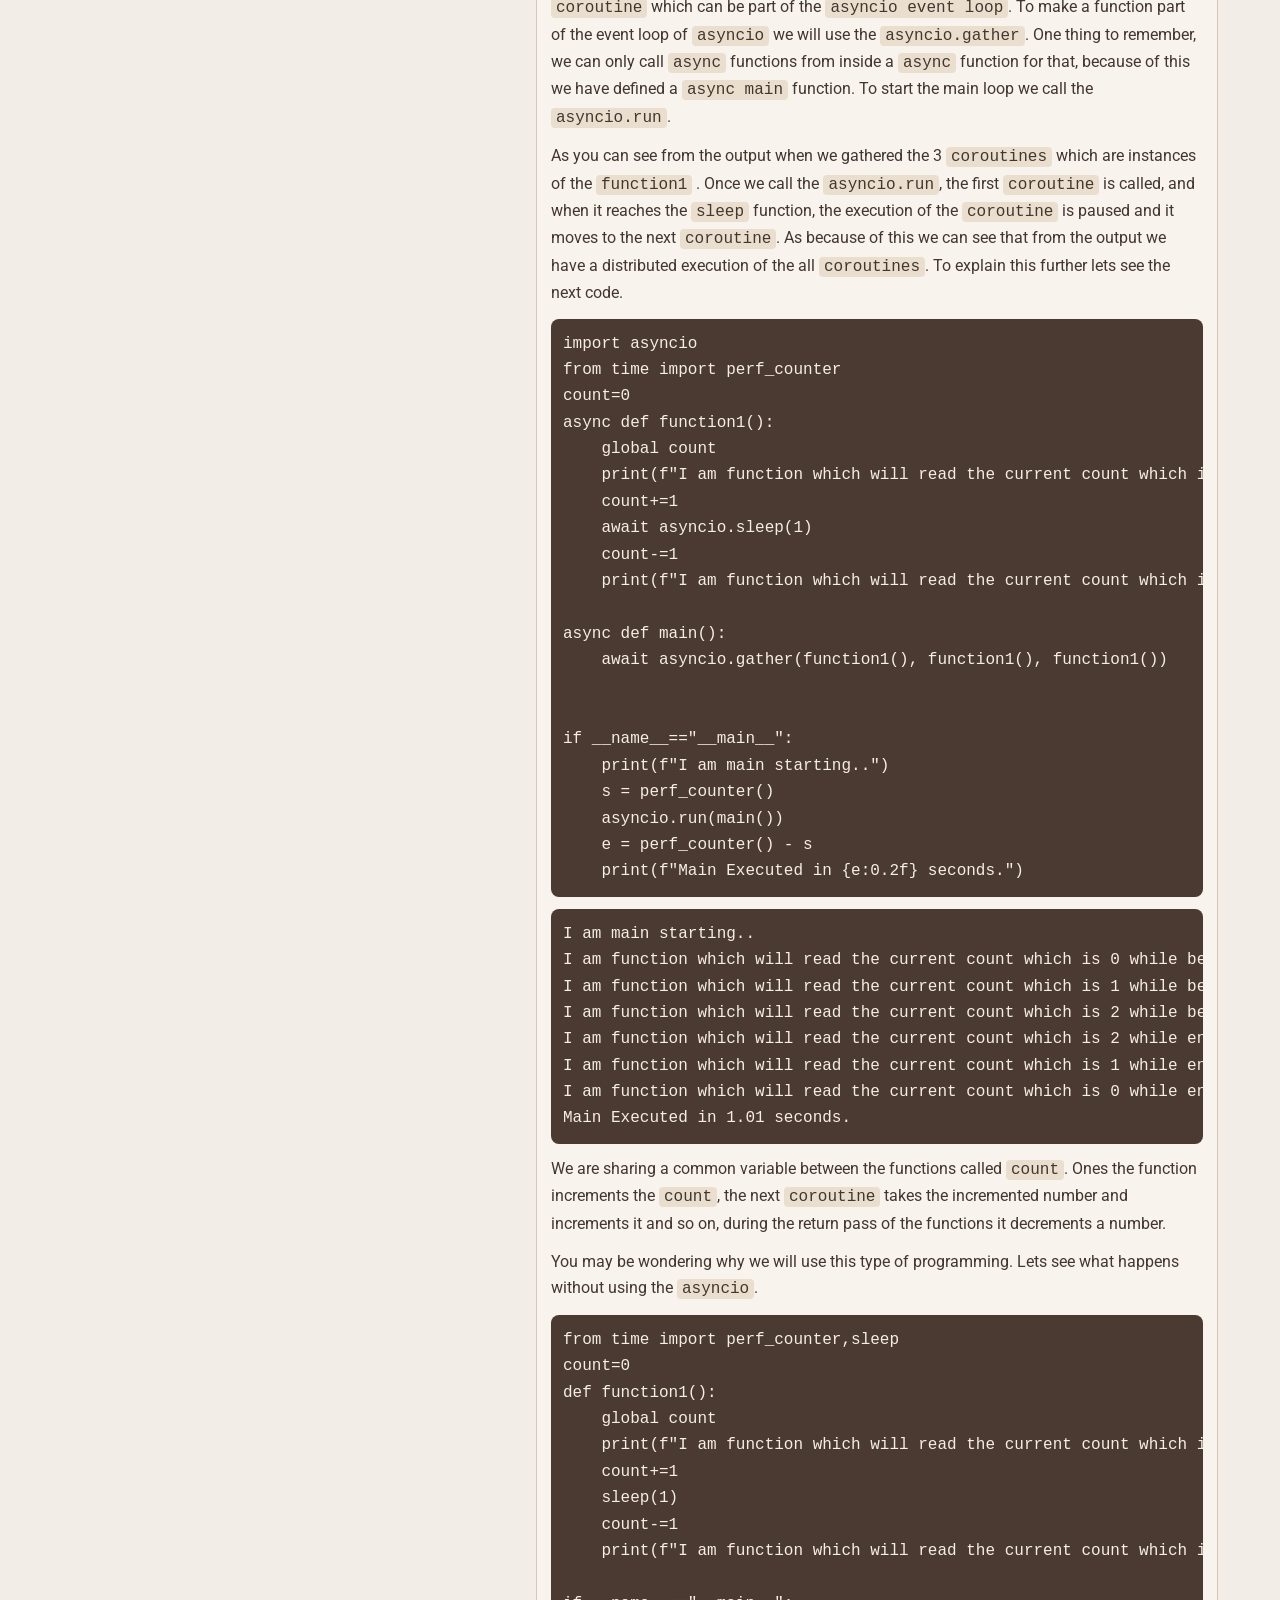
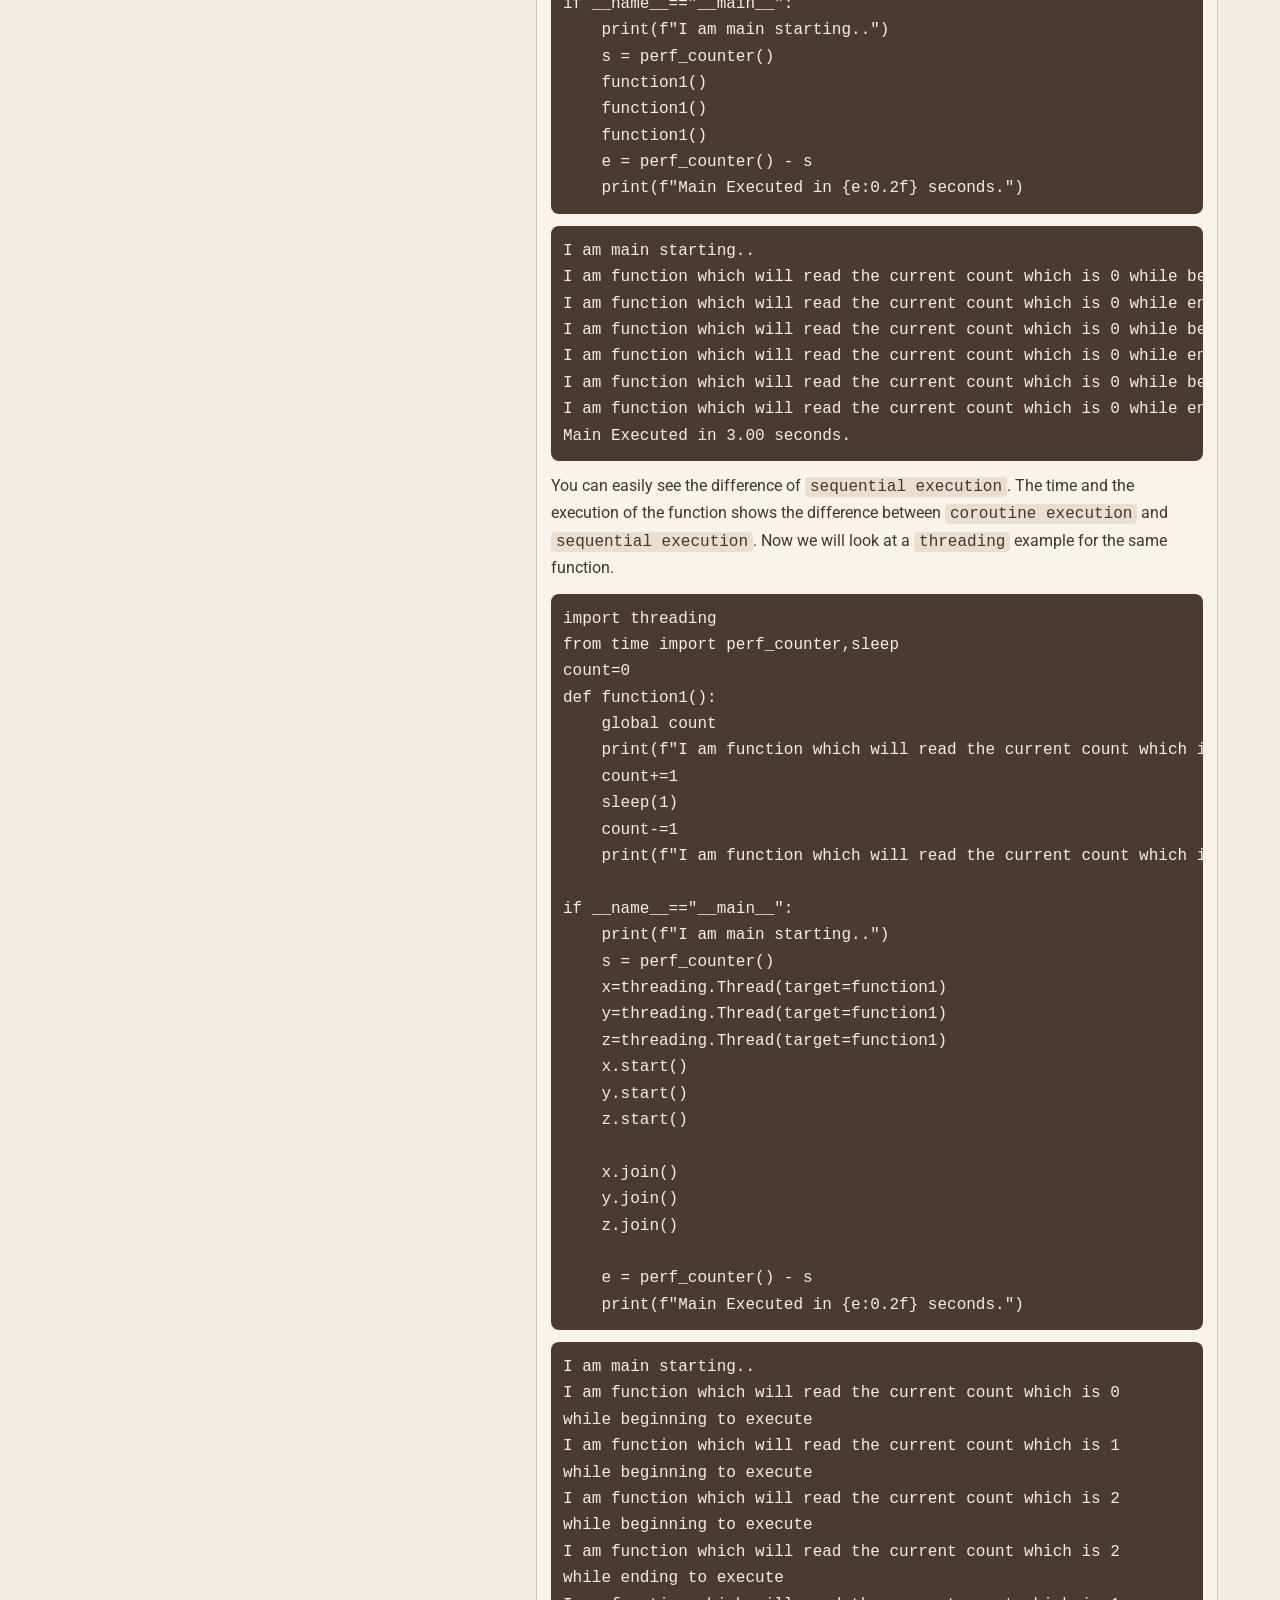
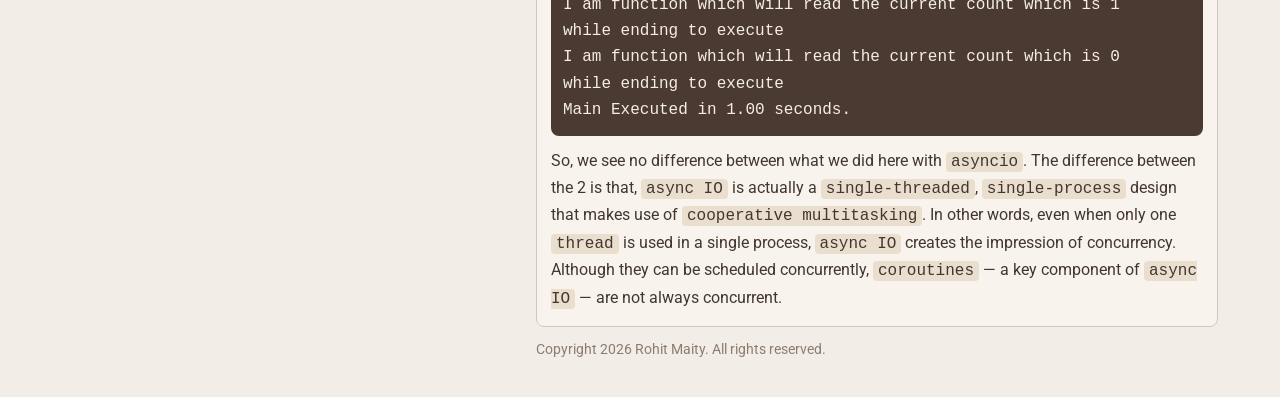
<file: blogs/automation-python-plant-floor.html>
<!DOCTYPE html>
<html lang="en-us">

<head>
    <meta charset="utf-8">
    <meta name="viewport" content="initial-scale=1, width=device-width">
    <meta name="description" content="Python Asyncio Implementation basics with practical examples and comparisons.">
    <title>Python Asyncio Implementation</title>
    <link href="https://fonts.googleapis.com/css?family=Roboto:400,400italic,700&display=swap" rel="stylesheet">
    <link href="../assets/css/styles.css" rel="stylesheet">
</head>

<body>
    <div class="container">
        <div class="row">
            <aside class="col-md-5">
                <div class="sticky-top">
                    <h2 class="mb-1">
                        <a class="text-muted" href="../index.html">home page</a>
                        <span class="text-muted">of</span>
                    </h2>
                    <h1 class="mb-1"><a href="../index.html">Rohit Maity</a></h1>
                    <h2 class="mb-1 ps-md-5">Senior Staff Design Engineer @ Schneider Electric Industrial Automation |
                        Python | Machine Learning | Deep Learning</h2>
                    <h3 class="mb-0"><a href="mailto:official.rohitmaity@gmail.com">official.rohitmaity@gmail.com</a>
                    </h3>
                    <p class="social-line mb-0">
                        <a class="text-emphasis" href="https://www.linkedin.com/in/rohit-maity-85334a114/"
                            target="_blank" rel="noopener noreferrer">LinkedIn</a>
                        <a class="text-emphasis" href="https://github.com/rmaity1991" target="_blank"
                            rel="noopener noreferrer">GitHub</a>
                    </p>
                    <p class="follow-line mb-0">
                        <a class="link-btn" href="https://github.com/rmaity1991/" target="_blank"
                            rel="noopener noreferrer">Follow For Latest Updates</a>
                    </p>
                    <nav>
                        <ul class="nav">
                            <li class="nav-item"><a class="nav-link" href="../index.html">Home</a></li>
                            <li class="nav-item"><a class="nav-link" href="../projects.html">Projects</a></li>
                            <li class="nav-item"><a class="nav-link active" href="../blogs.html">Technical Blogs</a>
                            </li>
                        </ul>
                    </nav>
                </div>
            </aside>

            <main class="col-md-7 blog-content">
                <p class="inline-actions">
                    <a class="link-btn"
                        href="https://www.linkedin.com/sharing/share-offsite/?url=https://rmaity1991.github.io/blogs/automation-python-plant-floor.html"
                        target="_blank" rel="noopener noreferrer">Share on LinkedIn</a>
                    <a class="link-btn" href="../blogs.html">Back to All Blogs</a>
                </p>

                <div class="blog-article panel">
                    <p>We will be discussing the basics of using <code>asyncio</code> in <code>python</code>. Lets us
                        first discuss this using an
                        example.</p>
                    <pre><code>from time import perf_counter,sleep

def function1():
    print("Call made to the second function....\n")
    sleep(2)
    print("Second function1 execution completed...\n")


s=perf_counter()
print("The main function is starting...\n")    
function1()
print("Hello World \n")
print("The main function ending ...\n")
print(f"The total time taken is : {perf_counter()-s}")</code></pre>
                    <p>Now we will see the output of the program for us to see what has happened.</p>
                    <pre><code>The main function is starting...

Call made to the second function....

Second function1 execution completed...

Hello World 

The main function ending ...

The total time taken is : 2.0017361999925924
                    </code></pre>

                    <p>Lets see the code execution one by one :</p>
                    <p>The first function which is the main function is called.
                        Then the 2nd function called function1() has been called, it starts executing line by line until
                        it reaches the sleep function and waits for 2 seconds.
                        Then it exits the function1 and returns to the main function.
                        This type of execution is called sequential function execution.</p>

                    <p>A <code>coroutine</code> is a function that has the ability to halt its execution before
                        returning and to
                        temporarily transfer control to another <code>coroutine</code>.</p>

                    <p>To demonstrate this we will use 2 keywords in <code>python</code> called <code>await</code> &amp;
                        <code>async</code> and its uses.
                    </p>

                    <p>Let’s examine Python’s implementation of <code>async IO</code> now that you have a basic
                        understanding of the
                        idea. Despite having distinct functions, Python’s <code>asyncio</code> module and its two
                        keywords — <code>async</code>
                        and <code>await</code> — work together to facilitate the declaration, development, execution,
                        and management
                        of asynchronous code.</p>

                    <p>The <code>sleep</code> function from <code>time</code> module &amp; <code>sleep</code> function
                        under <code>asyncio</code> are used as stand-ins for
                        any time-consuming procedures that include wait time. A sleep from time module call that
                        essentially accomplishes nothing more than delay the execution of the function. While
                        <code>asyncio.sleep</code> is used to use a non-blocking call (but one that also takes some time
                        to finish),
                        <code>sleep()</code> can represent any lengthy blocking function call.
                    </p>

                    <p>It is now necessary to define async, await, and the coroutine functions they produce in a more
                        formal manner. Although this section is a bit lengthy, understanding async/await is crucial, so
                        review it if necessary:</p>

                    <p>Either an asynchronous generator or a native coroutine is introduced via the syntax async def. As
                        you’ll see later, the terms async with and async for are equally acceptable.</p>

                    <p>Function control is returned to the event loop by the keyword await. (The surrounding coroutine’s
                        execution is halted.) The event loop is informed by await in this way if Python comes across an
                        await function expression in the scope of main: “Suspend execution of function until whatever
                        I’m waiting on — the result of function— is returned.” Go ahead and run something else in the
                        meanwhile.</p>

                    <p>Additionally, there are stringent guidelines for when and how to use <code>async/await</code>.
                        Whether you are
                        currently learning the syntax or have experience with <code>async/await</code>, these can be
                        helpful:</p>

                    <p>A <code>coroutine</code> is a function that is introduced using <code>async def</code>. Although
                        they are all optional, it
                        may employ <code>yield</code>, <code>return</code>, or <code>await</code>.
                        <code>Async def noop(): pass</code> is declared to be valid:
                    </p>

                    <p>A <code>coroutine function</code> is created by using <code>await</code> and/or
                        <code>return</code>. You have to wait for the results of
                        a <code>coroutine function</code> before calling it.
                    </p>

                    <p>Using <code>yield</code> in an <code>async def</code> block is less prevalent and has only
                        recently become acceptable in
                        Python. You use <code>async</code> to iterate over the asynchronous generator that is produced
                        by this. For
                        the time being, put <code>async generators</code> out of your mind and concentrate on learning
                        the syntax for
                        <code>coroutine functions</code>, which employ <code>return</code> and/or <code>await</code>.
                    </p>

                    <p>A <code>SyntaxError</code> will be raised if anything specified with <code>async def</code> is
                        unable to use <code>yield from</code>.
                    </p>

                    <p>Using <code>await</code> outside of an <code>async def</code> coroutine is a
                        <code>SyntaxError</code>, just as using <code>yield</code> outside of a
                        <code>def</code> function is a <code>SyntaxError</code>. Only in the <code>coroutine</code>’s
                        body may you utilize <code>await</code>.
                    </p>

                    <pre><code>import asyncio
from time import perf_counter
count=0
async def function1():
    print(f"I am function {count} printing ones")
    await asyncio.sleep(1)
    print(f"I am function {count} printing twice")

async def main():
    await asyncio.gather(function1(), function1(), function1())

 
if __name__=="__main__":
    print(f"I am main starting..")
    s = perf_counter()
    asyncio.run(main())
    e = perf_counter() - s
    print(f"Main Executed in {e:0.2f} seconds.")</code></pre>

                    <pre><code>I am main starting..
I am function 0 printing ones
I am function 0 printing ones
I am function 0 printing ones
I am function 0 printing twice
I am function 0 printing twice
I am function 0 printing twice
Main Executed in 1.00 seconds.</code></pre>

                    <p>Look at the output of our program, we have constructed the program as follows:</p>

                    <p>We first defined a function with <code>async</code> which means this will now be a separate
                        <code>coroutine</code> which
                        can be part of the <code>asyncio event loop</code>. To make a function part of the event loop of
                        <code>asyncio</code> we
                        will use the <code>asyncio.gather</code>. One thing to remember, we can only call
                        <code>async</code> functions from inside
                        a <code>async</code> function for that, because of this we have defined a
                        <code>async main</code> function. To start the
                        main loop we call the <code>asyncio.run</code>.
                    </p>

                    <p>As you can see from the output when we gathered the 3 <code>coroutines</code> which are instances
                        of the
                        <code>function1</code> . Once we call the <code>asyncio.run</code>, the first
                        <code>coroutine</code> is called, and when it reaches the
                        <code>sleep</code> function, the execution of the <code>coroutine</code> is paused and it moves
                        to the next <code>coroutine</code>. As
                        because of this we can see that from the output we have a distributed execution of the all
                        <code>coroutines</code>. To explain this further lets see the next code.
                    </p>

                    <pre><code>import asyncio
from time import perf_counter
count=0
async def function1():
    global count
    print(f"I am function which will read the current count which is {count} while beginning to execute")
    count+=1
    await asyncio.sleep(1)
    count-=1
    print(f"I am function which will read the current count which is {count} while ending to execute")

async def main():
    await asyncio.gather(function1(), function1(), function1())

 
if __name__=="__main__":
    print(f"I am main starting..")
    s = perf_counter()
    asyncio.run(main())
    e = perf_counter() - s
    print(f"Main Executed in {e:0.2f} seconds.")</code></pre>

                    <pre><code>I am main starting..
I am function which will read the current count which is 0 while beginning to execute
I am function which will read the current count which is 1 while beginning to execute
I am function which will read the current count which is 2 while beginning to execute
I am function which will read the current count which is 2 while ending to execute
I am function which will read the current count which is 1 while ending to execute
I am function which will read the current count which is 0 while ending to execute
Main Executed in 1.01 seconds.</code></pre>

                    <p>We are sharing a common variable between the functions called <code>count</code>. Ones the
                        function increments
                        the <code>count</code>, the next <code>coroutine</code> takes the incremented number and
                        increments it and so on, during
                        the return pass of the functions it decrements a number.</p>

                    <p>You may be wondering why we will use this type of programming. Lets see what happens without
                        using the <code>asyncio</code>.</p>

                    <pre><code>from time import perf_counter,sleep
count=0
def function1():
    global count
    print(f"I am function which will read the current count which is {count} while beginning to execute")
    count+=1
    sleep(1)
    count-=1
    print(f"I am function which will read the current count which is {count} while ending to execute")

if __name__=="__main__":
    print(f"I am main starting..")
    s = perf_counter()
    function1()
    function1()
    function1()
    e = perf_counter() - s
    print(f"Main Executed in {e:0.2f} seconds.")</code></pre>

                    <pre><code>I am main starting..
I am function which will read the current count which is 0 while beginning to execute
I am function which will read the current count which is 0 while ending to execute
I am function which will read the current count which is 0 while beginning to execute
I am function which will read the current count which is 0 while ending to execute
I am function which will read the current count which is 0 while beginning to execute
I am function which will read the current count which is 0 while ending to execute
Main Executed in 3.00 seconds.</code></pre>

                    <p>You can easily see the difference of <code>sequential execution</code>. The time and the
                        execution of the
                        function shows the difference between <code>coroutine execution</code> and
                        <code>sequential execution</code>. Now we will
                        look at a <code>threading</code> example for the same function.
                    </p>

                    <pre><code>import threading
from time import perf_counter,sleep
count=0
def function1():
    global count
    print(f"I am function which will read the current count which is {count} while beginning to execute")
    count+=1
    sleep(1)
    count-=1
    print(f"I am function which will read the current count which is {count} while ending to execute")

if __name__=="__main__":
    print(f"I am main starting..")
    s = perf_counter()
    x=threading.Thread(target=function1)
    y=threading.Thread(target=function1)
    z=threading.Thread(target=function1)
    x.start()
    y.start()
    z.start()

    x.join()
    y.join()
    z.join()

    e = perf_counter() - s
    print(f"Main Executed in {e:0.2f} seconds.")</code></pre>

                    <pre><code>I am main starting..
I am function which will read the current count which is 0 
while beginning to execute
I am function which will read the current count which is 1 
while beginning to execute
I am function which will read the current count which is 2 
while beginning to execute
I am function which will read the current count which is 2 
while ending to execute
I am function which will read the current count which is 1 
while ending to execute
I am function which will read the current count which is 0 
while ending to execute
Main Executed in 1.00 seconds.</code></pre>

                    <p>So, we see no difference between what we did here with <code>asyncio</code>. The difference
                        between the 2 is
                        that, <code>async IO</code> is actually a <code>single-threaded</code>,
                        <code>single-process</code> design that makes use of
                        <code>cooperative multitasking</code>. In other words, even when only one <code>thread</code> is
                        used in a single process,
                        <code>async IO</code> creates the impression of concurrency. Although they can be scheduled
                        concurrently,
                        <code>coroutines</code> — a key component of <code>async IO</code> — are not always concurrent.
                    </p>
                </div>

                <p class="footer-note">Copyright 2026 Rohit Maity. All rights reserved.</p>
            </main>
        </div>
    </div>
    <script src="../assets/js/main.js" defer></script>
</body>

</html>
</file>
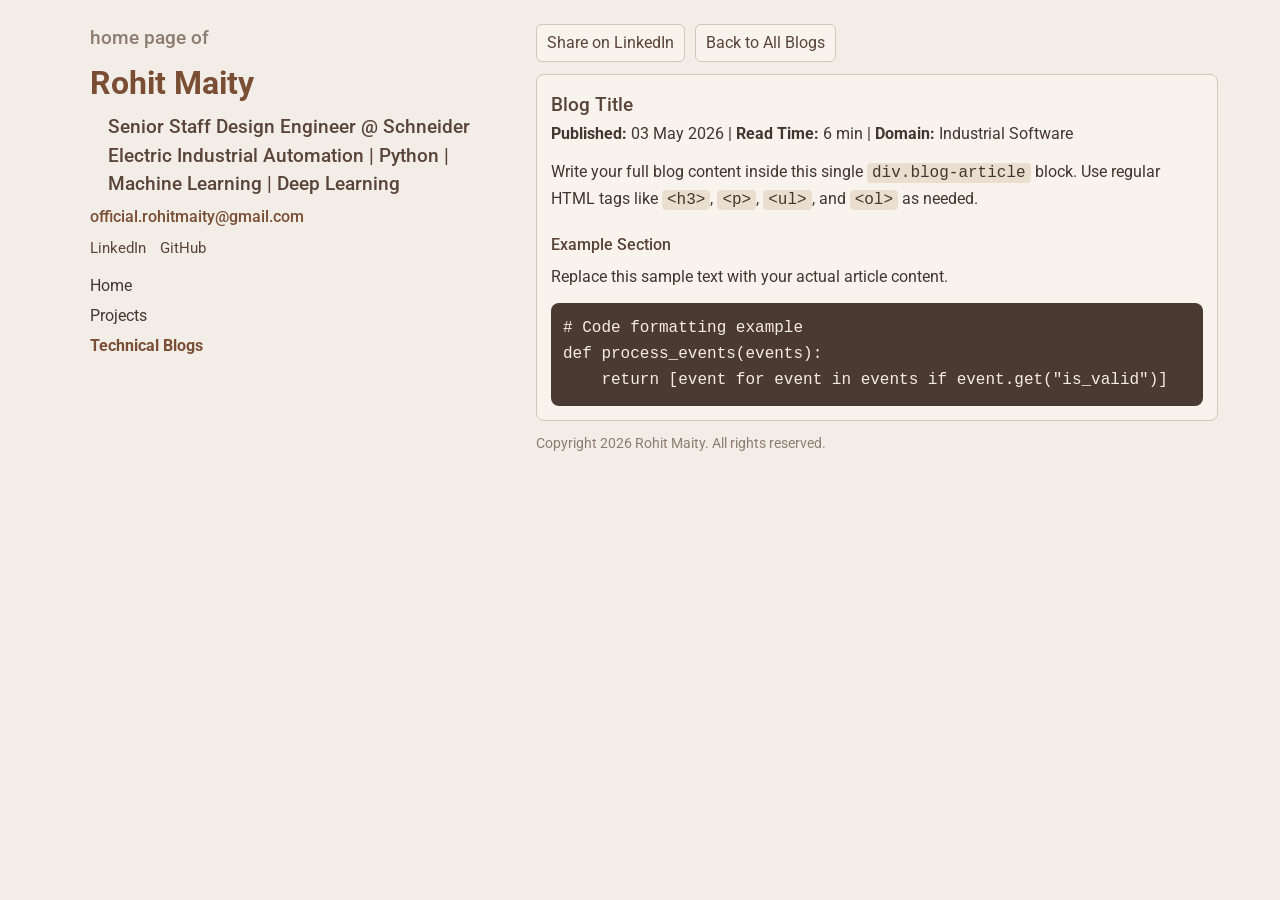
<file: blogs/blog-template.html>
<!DOCTYPE html>
<html lang="en-us">

<head>
    <meta charset="utf-8">
    <meta name="viewport" content="initial-scale=1, width=device-width">
    <meta name="description" content="Template for technical blog posts.">
    <title>Blog Title | Rohit Maity</title>
    <link href="https://fonts.googleapis.com/css?family=Roboto:400,400italic,700&display=swap" rel="stylesheet">
    <link href="../assets/css/styles.css" rel="stylesheet">
</head>

<body>
    <div class="container">
        <div class="row">
            <aside class="col-md-5">
                <div class="sticky-top">
                    <h2 class="mb-1">
                        <a class="text-muted" href="../index.html">home page</a>
                        <span class="text-muted">of</span>
                    </h2>
                    <h1 class="mb-1"><a href="../index.html">Rohit Maity</a></h1>
                    <h2 class="mb-1 ps-md-5">Senior Staff Design Engineer @ Schneider Electric Industrial Automation |
                        Python | Machine Learning | Deep Learning</h2>
                    <h3 class="mb-0"><a href="mailto:official.rohitmaity@gmail.com">official.rohitmaity@gmail.com</a>
                    </h3>
                    <p class="social-line mb-0">
                        <a class="text-emphasis" href="https://www.linkedin.com/in/rohit-maity-85334a114/"
                            target="_blank" rel="noopener noreferrer">LinkedIn</a>
                        <a class="text-emphasis" href="https://github.com/rmaity1991" target="_blank"
                            rel="noopener noreferrer">GitHub</a>
                    </p>
                    <nav>
                        <ul class="nav">
                            <li class="nav-item"><a class="nav-link" href="../index.html">Home</a></li>
                            <li class="nav-item"><a class="nav-link" href="../projects.html">Projects</a></li>
                            <li class="nav-item"><a class="nav-link active" href="../blogs.html">Technical Blogs</a>
                            </li>
                        </ul>
                    </nav>
                </div>
            </aside>

            <main class="col-md-7 blog-content">
                <p class="inline-actions">
                    <a class="link-btn"
                        href="https://www.linkedin.com/sharing/share-offsite/?url=https://YOUR-GITHUB-PAGES-URL/blogs/blog-title.html"
                        target="_blank" rel="noopener noreferrer">Share on LinkedIn</a>
                    <a class="link-btn" href="../blogs.html">Back to All Blogs</a>
                </p>

                <div class="blog-article panel">
                    <h2>Blog Title</h2>
                    <p><strong>Published:</strong> 03 May 2026 | <strong>Read Time:</strong> 6 min |
                        <strong>Domain:</strong> Industrial Software
                    </p>

                    <p>
                        Write your full blog content inside this single <code>div.blog-article</code> block.
                        Use regular HTML tags like <code>&lt;h3&gt;</code>, <code>&lt;p&gt;</code>,
                        <code>&lt;ul&gt;</code>, and <code>&lt;ol&gt;</code> as needed.
                    </p>

                    <h3>Example Section</h3>
                    <p>Replace this sample text with your actual article content.</p>

                    <pre><code># Code formatting example
def process_events(events):
    return [event for event in events if event.get("is_valid")]
</code></pre>
                </div>

                <p class="footer-note">Copyright 2026 Rohit Maity. All rights reserved.</p>
            </main>
        </div>
    </div>
    <script src="../assets/js/main.js" defer></script>
</body>

</html>
</file>
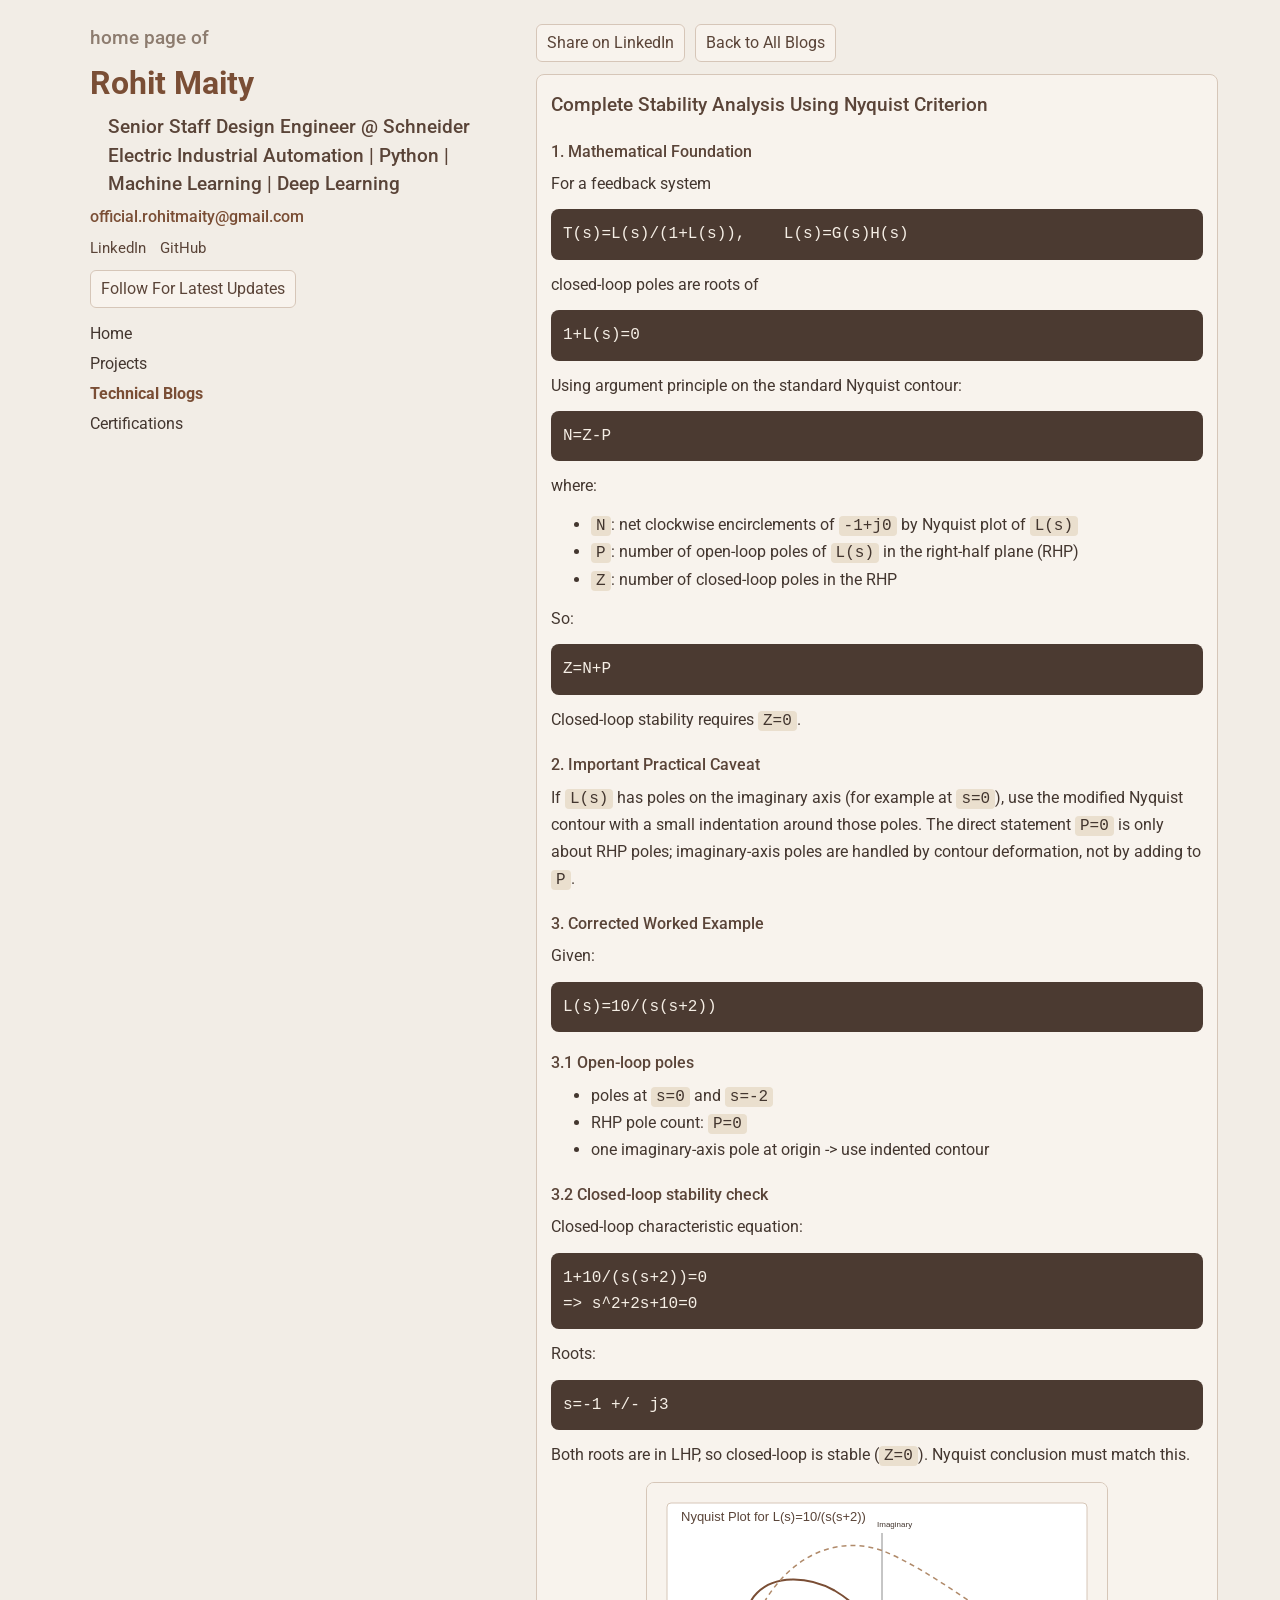
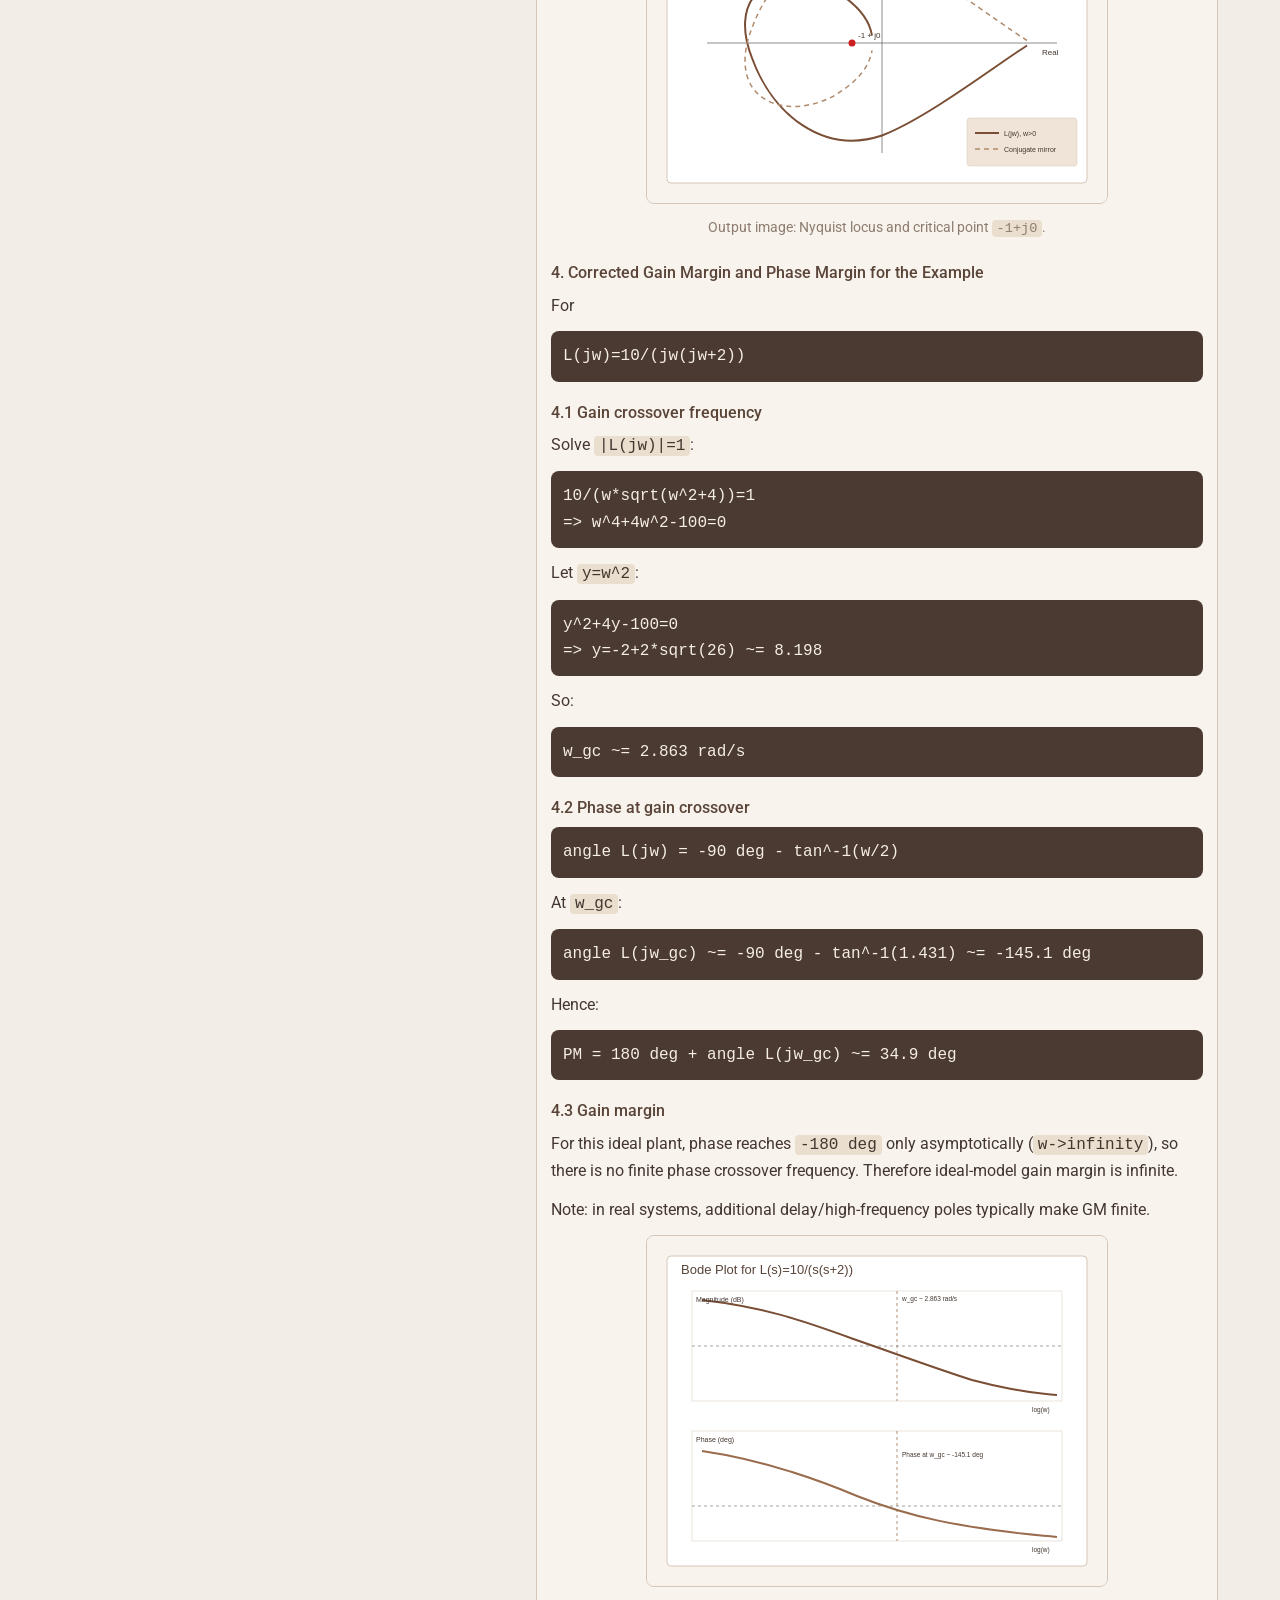
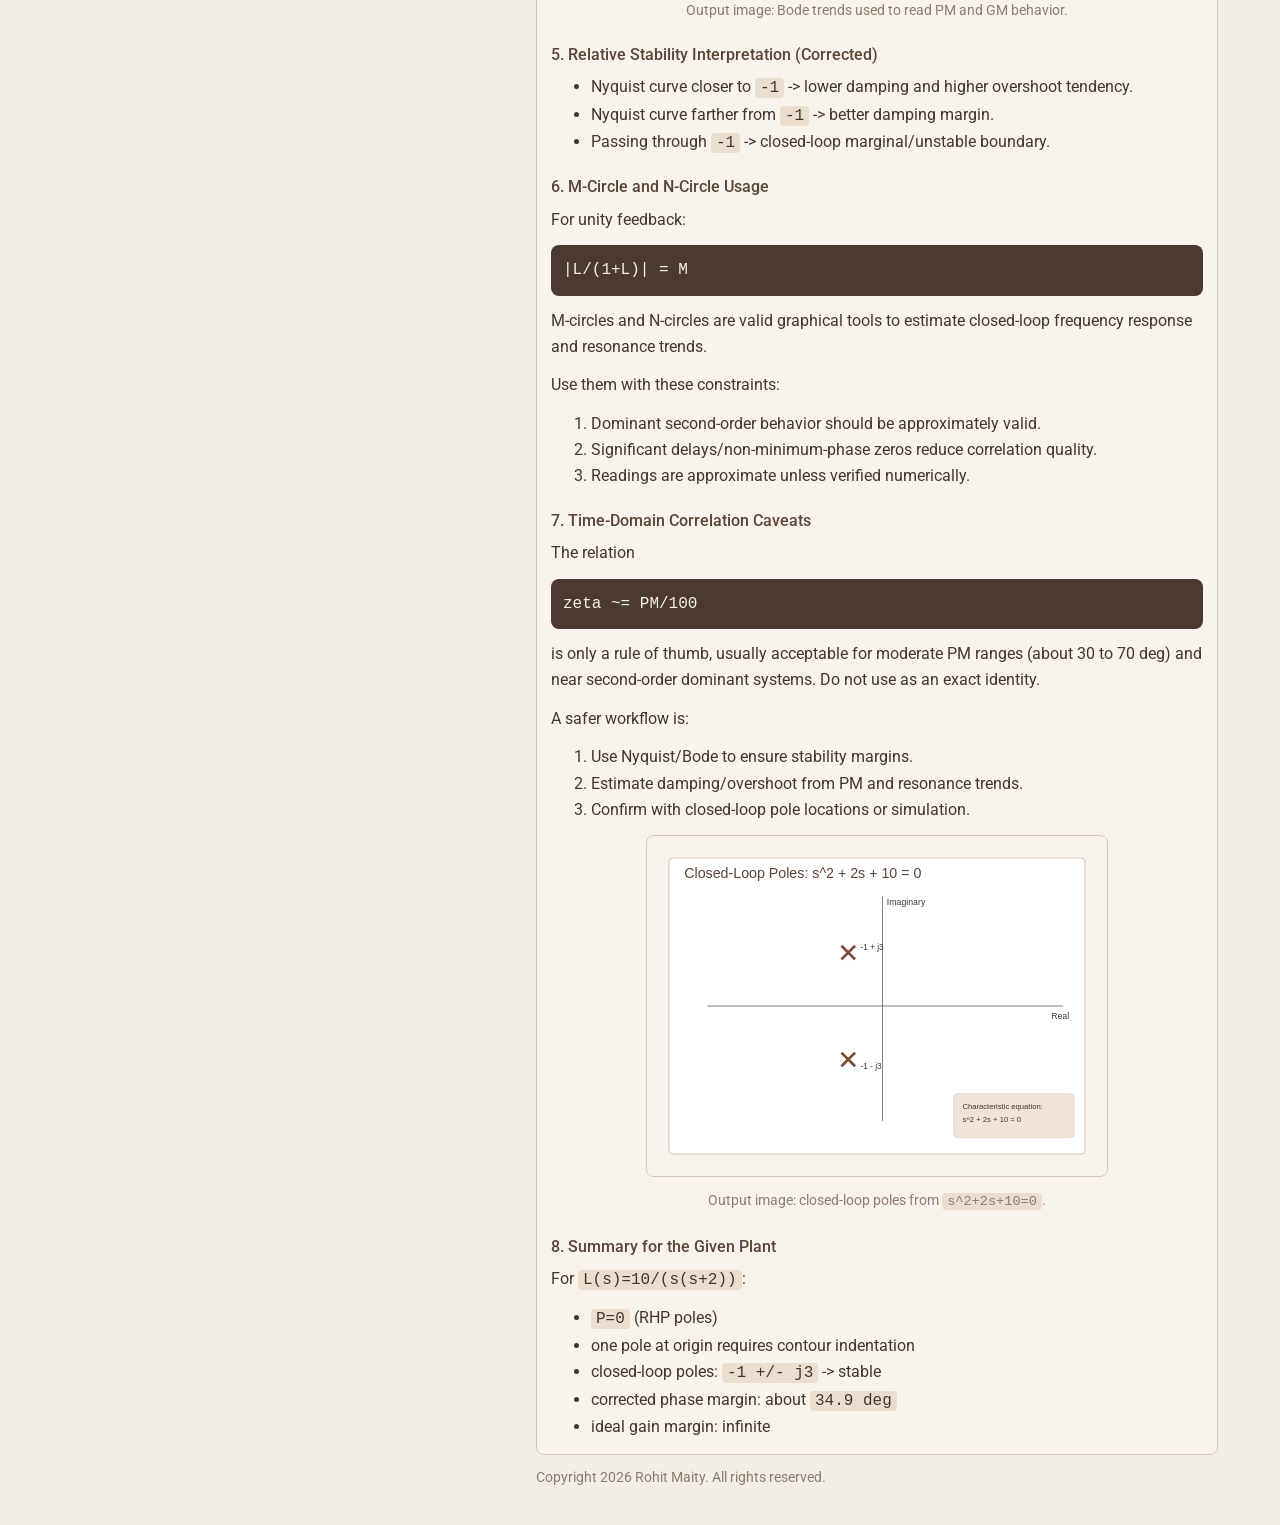
<file: blogs/complete-stability-analysis-nyquist-criterion.html>
<!DOCTYPE html>
<html lang="en-us">

<head>
    <meta charset="utf-8">
    <meta name="viewport" content="initial-scale=1, width=device-width">
    <meta name="description"
        content="Complete stability analysis using Nyquist criterion with corrected worked example and margins.">
    <title>Complete Stability Analysis Using Nyquist Criterion</title>
    <link href="https://fonts.googleapis.com/css?family=Roboto:400,400italic,700&display=swap" rel="stylesheet">
    <link href="../assets/css/styles.css" rel="stylesheet">
</head>

<body>
    <div class="container">
        <div class="row">
            <aside class="col-md-5">
                <div class="sticky-top">
                    <h2 class="mb-1">
                        <a class="text-muted" href="../index.html">home page</a>
                        <span class="text-muted">of</span>
                    </h2>
                    <h1 class="mb-1"><a href="../index.html">Rohit Maity</a></h1>
                    <h2 class="mb-1 ps-md-5">Senior Staff Design Engineer @ Schneider Electric Industrial Automation |
                        Python | Machine Learning | Deep Learning</h2>
                    <h3 class="mb-0"><a href="mailto:official.rohitmaity@gmail.com">official.rohitmaity@gmail.com</a>
                    </h3>
                    <p class="social-line mb-0">
                        <a class="text-emphasis" href="https://www.linkedin.com/in/rohit-maity-85334a114/"
                            target="_blank" rel="noopener noreferrer">LinkedIn</a>
                        <a class="text-emphasis" href="https://github.com/rmaity1991" target="_blank"
                            rel="noopener noreferrer">GitHub</a>
                    </p>
                    <p class="follow-line mb-0">
                        <a class="link-btn" href="https://github.com/rmaity1991/" target="_blank"
                            rel="noopener noreferrer">Follow For Latest Updates</a>
                    </p>
                    <nav>
                        <ul class="nav">
                            <li class="nav-item"><a class="nav-link" href="../index.html">Home</a></li>
                            <li class="nav-item"><a class="nav-link" href="../projects.html">Projects</a></li>
                            <li class="nav-item"><a class="nav-link active" href="../blogs.html">Technical Blogs</a>
                            </li>
                            <li class="nav-item"><a class="nav-link" href="../certifications.html">Certifications</a>
                            </li>
                        </ul>
                    </nav>
                </div>
            </aside>

            <main class="col-md-7 blog-content">
                <p class="inline-actions">
                    <a class="link-btn"
                        href="https://www.linkedin.com/sharing/share-offsite/?url=https://rmaity1991.github.io/blogs/complete-stability-analysis-nyquist-criterion.html"
                        target="_blank" rel="noopener noreferrer">Share on LinkedIn</a>
                    <a class="link-btn" href="../blogs.html">Back to All Blogs</a>
                </p>

                <div class="blog-article panel">
                    <h2>Complete Stability Analysis Using Nyquist Criterion</h2>

                    <h3>1. Mathematical Foundation</h3>
                    <p>For a feedback system</p>
                    <pre><code>T(s)=L(s)/(1+L(s)),    L(s)=G(s)H(s)</code></pre>
                    <p>closed-loop poles are roots of</p>
                    <pre><code>1+L(s)=0</code></pre>
                    <p>Using argument principle on the standard Nyquist contour:</p>
                    <pre><code>N=Z-P</code></pre>
                    <p>where:</p>
                    <ul>
                        <li><code>N</code>: net clockwise encirclements of <code>-1+j0</code> by Nyquist plot of
                            <code>L(s)</code>
                        </li>
                        <li><code>P</code>: number of open-loop poles of <code>L(s)</code> in the right-half plane (RHP)
                        </li>
                        <li><code>Z</code>: number of closed-loop poles in the RHP</li>
                    </ul>
                    <p>So:</p>
                    <pre><code>Z=N+P</code></pre>
                    <p>Closed-loop stability requires <code>Z=0</code>.</p>

                    <h3>2. Important Practical Caveat</h3>
                    <p>If <code>L(s)</code> has poles on the imaginary axis (for example at <code>s=0</code>), use the
                        modified Nyquist contour with a small indentation around those poles. The direct statement
                        <code>P=0</code> is only about RHP poles; imaginary-axis poles are handled by contour
                        deformation,
                        not by adding to <code>P</code>.
                    </p>

                    <h3>3. Corrected Worked Example</h3>
                    <p>Given:</p>
                    <pre><code>L(s)=10/(s(s+2))</code></pre>

                    <h3>3.1 Open-loop poles</h3>
                    <ul>
                        <li>poles at <code>s=0</code> and <code>s=-2</code></li>
                        <li>RHP pole count: <code>P=0</code></li>
                        <li>one imaginary-axis pole at origin -> use indented contour</li>
                    </ul>

                    <h3>3.2 Closed-loop stability check</h3>
                    <p>Closed-loop characteristic equation:</p>
                    <pre><code>1+10/(s(s+2))=0
=> s^2+2s+10=0</code></pre>
                    <p>Roots:</p>
                    <pre><code>s=-1 +/- j3</code></pre>
                    <p>Both roots are in LHP, so closed-loop is stable (<code>Z=0</code>). Nyquist conclusion must match
                        this.</p>

                    <figure class="figure">
                        <img src="../images/nyquist-criterion-output-1.svg"
                            alt="Nyquist plot output for L(s)=10 over s times s plus 2">
                        <figcaption class="figure-caption">Output image: Nyquist locus and critical point
                            <code>-1+j0</code>.
                        </figcaption>
                    </figure>

                    <h3>4. Corrected Gain Margin and Phase Margin for the Example</h3>
                    <p>For</p>
                    <pre><code>L(jw)=10/(jw(jw+2))</code></pre>

                    <h3>4.1 Gain crossover frequency</h3>
                    <p>Solve <code>|L(jw)|=1</code>:</p>
                    <pre><code>10/(w*sqrt(w^2+4))=1
=> w^4+4w^2-100=0</code></pre>
                    <p>Let <code>y=w^2</code>:</p>
                    <pre><code>y^2+4y-100=0
=> y=-2+2*sqrt(26) ~= 8.198</code></pre>
                    <p>So:</p>
                    <pre><code>w_gc ~= 2.863 rad/s</code></pre>

                    <h3>4.2 Phase at gain crossover</h3>
                    <pre><code>angle L(jw) = -90 deg - tan^-1(w/2)</code></pre>
                    <p>At <code>w_gc</code>:</p>
                    <pre><code>angle L(jw_gc) ~= -90 deg - tan^-1(1.431) ~= -145.1 deg</code></pre>
                    <p>Hence:</p>
                    <pre><code>PM = 180 deg + angle L(jw_gc) ~= 34.9 deg</code></pre>

                    <h3>4.3 Gain margin</h3>
                    <p>For this ideal plant, phase reaches <code>-180 deg</code> only asymptotically
                        (<code>w->infinity</code>),
                        so there is no finite phase crossover frequency. Therefore ideal-model gain margin is infinite.
                    </p>
                    <p>Note: in real systems, additional delay/high-frequency poles typically make GM finite.</p>

                    <figure class="figure">
                        <img src="../images/nyquist-criterion-output-2.svg"
                            alt="Bode magnitude and phase output for L(s)=10 over s times s plus 2">
                        <figcaption class="figure-caption">Output image: Bode trends used to read PM and GM behavior.
                        </figcaption>
                    </figure>

                    <h3>5. Relative Stability Interpretation (Corrected)</h3>
                    <ul>
                        <li>Nyquist curve closer to <code>-1</code> -> lower damping and higher overshoot tendency.</li>
                        <li>Nyquist curve farther from <code>-1</code> -> better damping margin.</li>
                        <li>Passing through <code>-1</code> -> closed-loop marginal/unstable boundary.</li>
                    </ul>

                    <h3>6. M-Circle and N-Circle Usage</h3>
                    <p>For unity feedback:</p>
                    <pre><code>|L/(1+L)| = M</code></pre>
                    <p>M-circles and N-circles are valid graphical tools to estimate closed-loop frequency response and
                        resonance trends.</p>
                    <p>Use them with these constraints:</p>
                    <ol>
                        <li>Dominant second-order behavior should be approximately valid.</li>
                        <li>Significant delays/non-minimum-phase zeros reduce correlation quality.</li>
                        <li>Readings are approximate unless verified numerically.</li>
                    </ol>

                    <h3>7. Time-Domain Correlation Caveats</h3>
                    <p>The relation</p>
                    <pre><code>zeta ~= PM/100</code></pre>
                    <p>is only a rule of thumb, usually acceptable for moderate PM ranges (about 30 to 70 deg) and near
                        second-order dominant systems. Do not use as an exact identity.</p>
                    <p>A safer workflow is:</p>
                    <ol>
                        <li>Use Nyquist/Bode to ensure stability margins.</li>
                        <li>Estimate damping/overshoot from PM and resonance trends.</li>
                        <li>Confirm with closed-loop pole locations or simulation.</li>
                    </ol>

                    <figure class="figure">
                        <img src="../images/nyquist-criterion-output-3.svg"
                            alt="Closed-loop pole output showing minus one plus minus j three">
                        <figcaption class="figure-caption">Output image: closed-loop poles from
                            <code>s^2+2s+10=0</code>.
                        </figcaption>
                    </figure>

                    <h3>8. Summary for the Given Plant</h3>
                    <p>For <code>L(s)=10/(s(s+2))</code>:</p>
                    <ul>
                        <li><code>P=0</code> (RHP poles)</li>
                        <li>one pole at origin requires contour indentation</li>
                        <li>closed-loop poles: <code>-1 +/- j3</code> -> stable</li>
                        <li>corrected phase margin: about <code>34.9 deg</code></li>
                        <li>ideal gain margin: infinite</li>
                    </ul>
                </div>

                <p class="footer-note">Copyright 2026 Rohit Maity. All rights reserved.</p>
            </main>
        </div>
    </div>
    <script src="../assets/js/main.js" defer></script>
</body>

</html>
</file>
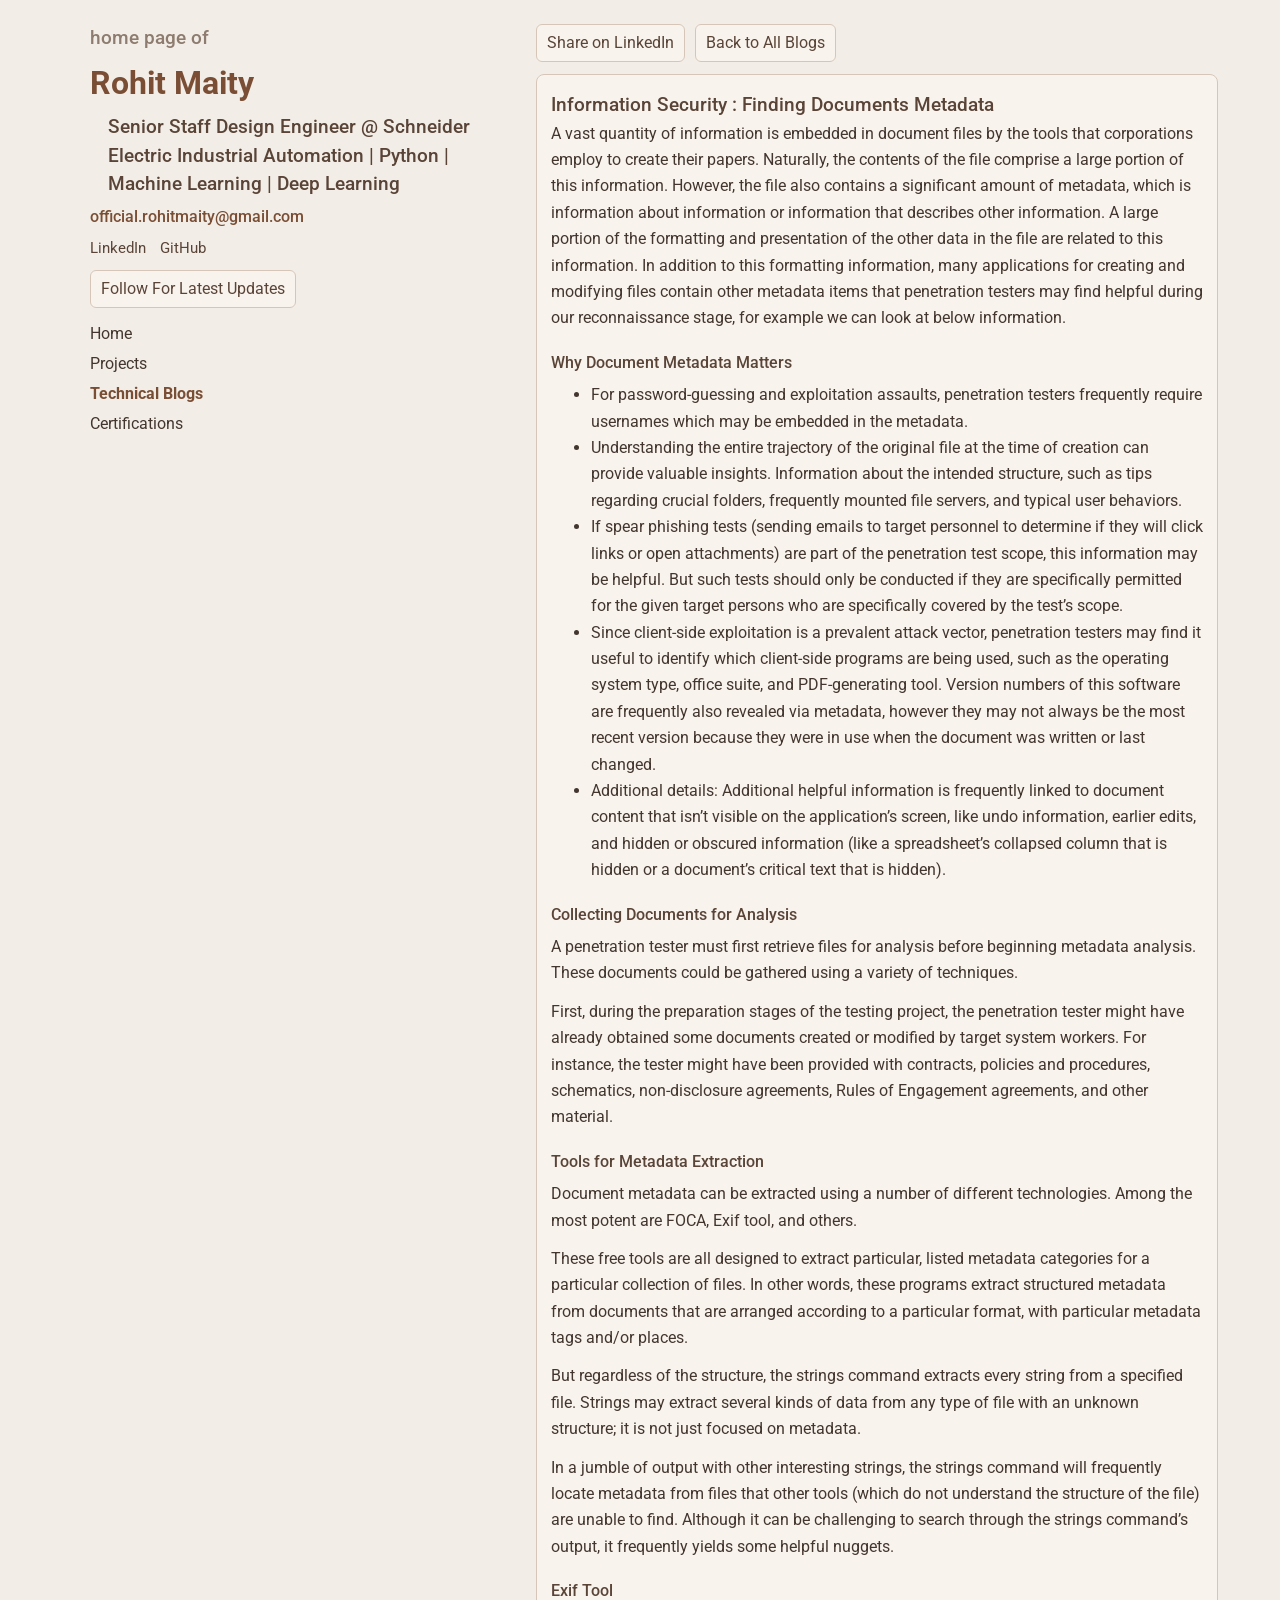
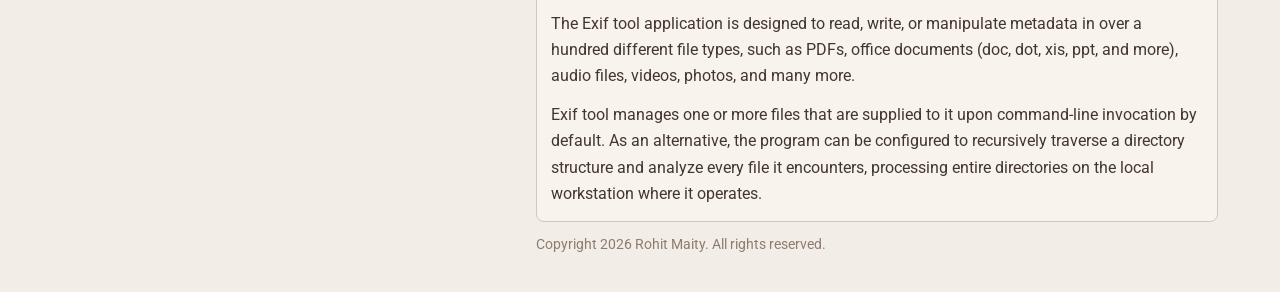
<file: blogs/information-security-finding-documents-metadata.html>
<!DOCTYPE html>
<html lang="en-us">

<head>
    <meta charset="utf-8">
    <meta name="viewport" content="initial-scale=1, width=device-width">
    <meta name="description" content="Information Security article on finding document metadata during reconnaissance.">
    <title>Information Security : Finding Documents Metadata</title>
    <link href="https://fonts.googleapis.com/css?family=Roboto:400,400italic,700&display=swap" rel="stylesheet">
    <link href="../assets/css/styles.css" rel="stylesheet">
</head>

<body>
    <div class="container">
        <div class="row">
            <aside class="col-md-5">
                <div class="sticky-top">
                    <h2 class="mb-1">
                        <a class="text-muted" href="../index.html">home page</a>
                        <span class="text-muted">of</span>
                    </h2>
                    <h1 class="mb-1"><a href="../index.html">Rohit Maity</a></h1>
                    <h2 class="mb-1 ps-md-5">Senior Staff Design Engineer @ Schneider Electric Industrial Automation |
                        Python | Machine Learning | Deep Learning</h2>
                    <h3 class="mb-0"><a href="mailto:official.rohitmaity@gmail.com">official.rohitmaity@gmail.com</a>
                    </h3>
                    <p class="social-line mb-0">
                        <a class="text-emphasis" href="https://www.linkedin.com/in/rohit-maity-85334a114/"
                            target="_blank" rel="noopener noreferrer">LinkedIn</a>
                        <a class="text-emphasis" href="https://github.com/rmaity1991" target="_blank"
                            rel="noopener noreferrer">GitHub</a>
                    </p>
                    <p class="follow-line mb-0">
                        <a class="link-btn" href="https://github.com/rmaity1991/" target="_blank"
                            rel="noopener noreferrer">Follow For Latest Updates</a>
                    </p>
                    <nav>
                        <ul class="nav">
                            <li class="nav-item"><a class="nav-link" href="../index.html">Home</a></li>
                            <li class="nav-item"><a class="nav-link" href="../projects.html">Projects</a></li>
                            <li class="nav-item"><a class="nav-link active" href="../blogs.html">Technical Blogs</a>
                            </li>
                            <li class="nav-item"><a class="nav-link" href="../certifications.html">Certifications</a>
                            </li>
                        </ul>
                    </nav>
                </div>
            </aside>

            <main class="col-md-7 blog-content">
                <p class="inline-actions">
                    <a class="link-btn"
                        href="https://www.linkedin.com/sharing/share-offsite/?url=https://rmaity1991.github.io/blogs/information-security-finding-documents-metadata.html"
                        target="_blank" rel="noopener noreferrer">Share on LinkedIn</a>
                    <a class="link-btn" href="../blogs.html">Back to All Blogs</a>
                </p>

                <div class="blog-article panel">
                    <h2>Information Security : Finding Documents Metadata</h2>

                    <p>A vast quantity of information is embedded in document files by the tools that corporations
                        employ to create their papers. Naturally, the contents of the file comprise a large portion of
                        this information. However, the file also contains a significant amount of metadata, which is
                        information about information or information that describes other information. A large portion
                        of the formatting and presentation of the other data in the file are related to this
                        information. In addition to this formatting information, many applications for creating and
                        modifying files contain other metadata items that penetration testers may find helpful during
                        our reconnaissance stage, for example we can look at below information.</p>

                    <h3>Why Document Metadata Matters</h3>
                    <ul>
                        <li>For password-guessing and exploitation assaults, penetration testers frequently require
                            usernames which may be embedded in the metadata.</li>
                        <li>Understanding the entire trajectory of the original file at the time of creation can provide
                            valuable insights. Information about the intended structure, such as tips regarding crucial
                            folders, frequently mounted file servers, and typical user behaviors.</li>
                        <li>If spear phishing tests (sending emails to target personnel to determine if they will click
                            links or open attachments) are part of the penetration test scope, this information may be
                            helpful. But such tests should only be conducted if they are specifically permitted for the
                            given target persons who are specifically covered by the test’s scope.</li>
                        <li>Since client-side exploitation is a prevalent attack vector, penetration testers may find it
                            useful to identify which client-side programs are being used, such as the operating system
                            type, office suite, and PDF-generating tool. Version numbers of this software are frequently
                            also revealed via metadata, however they may not always be the most recent version because
                            they were in use when the document was written or last changed.</li>
                        <li>Additional details: Additional helpful information is frequently linked to document content
                            that isn’t visible on the application’s screen, like undo information, earlier edits, and
                            hidden or obscured information (like a spreadsheet’s collapsed column that is hidden or a
                            document’s critical text that is hidden).</li>
                    </ul>

                    <h3>Collecting Documents for Analysis</h3>
                    <p>A penetration tester must first retrieve files for analysis before beginning metadata analysis.
                        These documents could be gathered using a variety of techniques.</p>

                    <p>First, during the preparation stages of the testing project, the penetration tester might have
                        already obtained some documents created or modified by target system workers. For instance, the
                        tester might have been provided with contracts, policies and procedures, schematics,
                        non-disclosure agreements, Rules of Engagement agreements, and other material.</p>

                    <h3>Tools for Metadata Extraction</h3>
                    <p>Document metadata can be extracted using a number of different technologies. Among the most
                        potent are FOCA, Exif tool, and others.</p>

                    <p>These free tools are all designed to extract particular, listed metadata categories for a
                        particular collection of files. In other words, these programs extract structured metadata from
                        documents that are arranged according to a particular format, with particular metadata tags
                        and/or places.</p>

                    <p>But regardless of the structure, the strings command extracts every string from a specified file.
                        Strings may extract several kinds of data from any type of file with an unknown structure; it is
                        not just focused on metadata.</p>

                    <p>In a jumble of output with other interesting strings, the strings command will frequently locate
                        metadata from files that other tools (which do not understand the structure of the file) are
                        unable to find. Although it can be challenging to search through the strings command’s output,
                        it frequently yields some helpful nuggets.</p>

                    <h3>Exif Tool</h3>
                    <p>The Exif tool application is designed to read, write, or manipulate metadata in over a hundred
                        different file types, such as PDFs, office documents (doc, dot, xis, ppt, and more), audio
                        files, videos, photos, and many more.</p>

                    <p>Exif tool manages one or more files that are supplied to it upon command-line invocation by
                        default. As an alternative, the program can be configured to recursively traverse a directory
                        structure and analyze every file it encounters, processing entire directories on the local
                        workstation where it operates.</p>
                </div>

                <p class="footer-note">Copyright 2026 Rohit Maity. All rights reserved.</p>
            </main>
        </div>
    </div>
    <script src="../assets/js/main.js" defer></script>
</body>

</html>
</file>
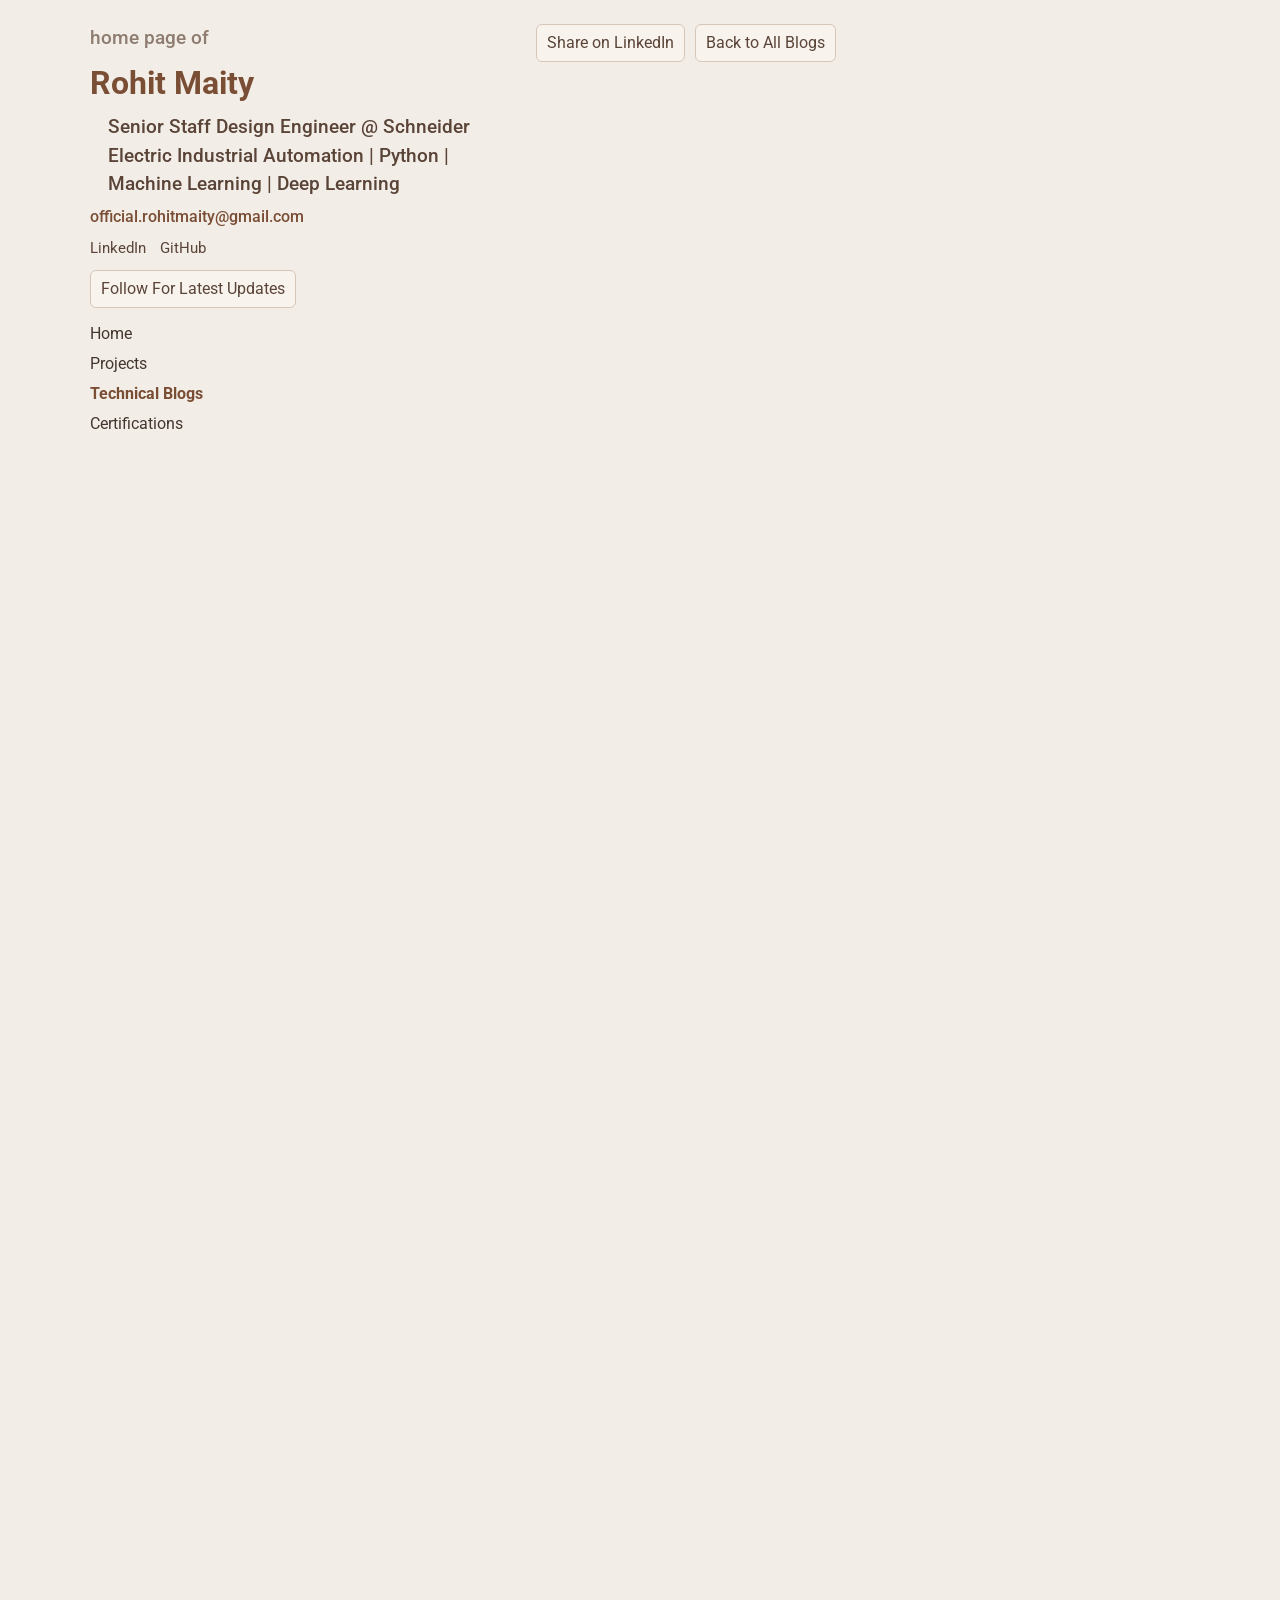
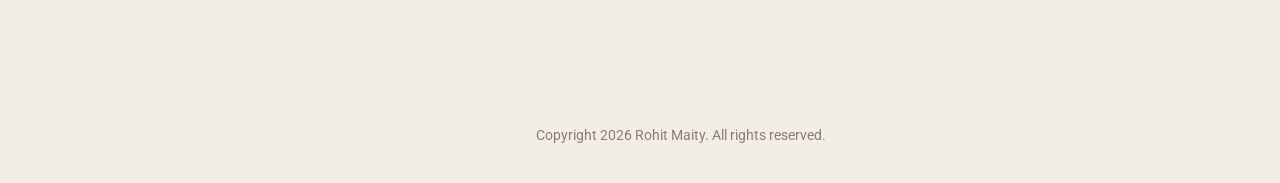
<file: blogs/matplotlib-operations.html>
<!DOCTYPE html>
<html lang="en-us">

<head>
    <meta charset="utf-8">
    <meta name="viewport" content="initial-scale=1, width=device-width">
    <meta name="description"
        content="Matplotlib operations covering plots, histograms, bar charts, markers, and subplots.">
    <title>Matplotlib Operations</title>
    <link href="https://fonts.googleapis.com/css?family=Roboto:400,400italic,700&display=swap" rel="stylesheet">
    <link href="../assets/css/styles.css" rel="stylesheet">
</head>

<body>
    <div class="container">
        <div class="row">
            <aside class="col-md-5">
                <div class="sticky-top">
                    <h2 class="mb-1">
                        <a class="text-muted" href="../index.html">home page</a>
                        <span class="text-muted">of</span>
                    </h2>
                    <h1 class="mb-1"><a href="../index.html">Rohit Maity</a></h1>
                    <h2 class="mb-1 ps-md-5">Senior Staff Design Engineer @ Schneider Electric Industrial Automation |
                        Python | Machine Learning | Deep Learning</h2>
                    <h3 class="mb-0"><a href="mailto:official.rohitmaity@gmail.com">official.rohitmaity@gmail.com</a>
                    </h3>
                    <p class="social-line mb-0">
                        <a class="text-emphasis" href="https://www.linkedin.com/in/rohit-maity-85334a114/"
                            target="_blank" rel="noopener noreferrer">LinkedIn</a>
                        <a class="text-emphasis" href="https://github.com/rmaity1991" target="_blank"
                            rel="noopener noreferrer">GitHub</a>
                    </p>
                    <p class="follow-line mb-0">
                        <a class="link-btn" href="https://github.com/rmaity1991/" target="_blank"
                            rel="noopener noreferrer">Follow For Latest Updates</a>
                    </p>
                    <nav>
                        <ul class="nav">
                            <li class="nav-item"><a class="nav-link" href="../index.html">Home</a></li>
                            <li class="nav-item"><a class="nav-link" href="../projects.html">Projects</a></li>
                            <li class="nav-item"><a class="nav-link active" href="../blogs.html">Technical Blogs</a>
                            </li>
                            <li class="nav-item"><a class="nav-link" href="../certifications.html">Certifications</a>
                            </li>
                        </ul>
                    </nav>
                </div>
            </aside>

            <main class="col-md-7 blog-content">
                <p class="inline-actions">
                    <a class="link-btn"
                        href="https://www.linkedin.com/sharing/share-offsite/?url=https://rmaity1991.github.io/blogs/matplotlib-operations.html"
                        target="_blank" rel="noopener noreferrer">Share on LinkedIn</a>
                    <a class="link-btn" href="../blogs.html">Back to All Blogs</a>
                </p>

                <div class="blog-article panel">
                    <h2>Matplotlib Operations</h2>

                    <p>Matplotlib is a library for creating plots ,graphs and charts.
                        It draws its influence from Matlab, and it works efficiently with NumPy and
                        Pandas for good graphic visualization which enhances yout data analysis
                        projects.
                        We start with importing matplotlib.pyplot library and using %matplotlib inline</p>

                    <p>You can view the documentation in more detail here:</p>
                    <ul>
                        <li><a href="https://matplotlib.org/tutorials/introductory/pyplot.html" target="_blank"
                                rel="noopener noreferrer">Documentation</a></li>
                    </ul>

                    <pre><code>import matplotlib.pyplot as plt
#The below line helps in presenting plots in Jupyiter notebook.
%matplotlib inline</code></pre>

                    <p>Lets create some data for our first graph,
                        A plot from two numpy arrays <code>x</code> <code>y</code> using <code>plot()</code>.</p>

                    <pre><code>import numpy as np

x=np.arange(0,10)
y=x**3+10

result = plt.plot(x, y)
plt.xlabel("X") 
plt.ylabel("Y")
plt.title("Example") 
plt.suptitle("Basic Plot from Matplotlib") 
plt.show()</code></pre>

                    <figure class="figure">
                        <img src="../images/image-17.png" alt="Matplotlib basic plot">
                    </figure>

                    <p>In the above code,</p>
                    <ol>
                        <li>We called the plot() function to plot the graph between the data we have created.</li>
                        <li>We named the x and the y labels using xlabel() and ylabel()</li>
                        <li>We named the graph with a title using title()</li>
                        <li>We showed the graph here using the show() function</li>
                    </ol>

                    <p>From the graph above we saw that the boundary of x and y axis is
                        selected automatically based on the data we have created.
                        We can vary this using the plt.axis() function where the we pass a
                        list which has the x axis and y axis parameters</p>

                    <pre><code>x=np.arange(0,10)
y=x+10
result = plt.plot(x, y)
plt.axis([2,10,10,19])
plt.xlabel("X") 
plt.ylabel("Y")
plt.title("Example") 
plt.suptitle("Basic Plot from Matplotlib") 
plt.show()</code></pre>

                    <figure class="figure">
                        <img src="../images/image-18.png" alt="Matplotlib axis example">
                    </figure>

                    <p>While we are calling the plot function we can specify the color of the graph
                        line, the types of points we can use and more using a formatted string passed
                        to the plot function.</p>

                    <pre><code>plt.plot(
    x, y, "r*"
) 
plt.xlabel("X")
plt.ylabel("Y")
plt.title("Formatted Data Points")
plt.show()</code></pre>

                    <figure class="figure">
                        <img src="../images/image-19.png" alt="Matplotlib red star plot">
                    </figure>

                    <p><strong>Colors</strong></p>
                    <table>
                        <thead>
                            <tr>
                                <th>character</th>
                                <th>color</th>
                            </tr>
                        </thead>
                        <tbody>
                            <tr>
                                <td>b</td>
                                <td>blue</td>
                            </tr>
                            <tr>
                                <td>g</td>
                                <td>green</td>
                            </tr>
                            <tr>
                                <td>r</td>
                                <td>red</td>
                            </tr>
                            <tr>
                                <td>c</td>
                                <td>cyan</td>
                            </tr>
                            <tr>
                                <td>m</td>
                                <td>magenta</td>
                            </tr>
                            <tr>
                                <td>y</td>
                                <td>yellow</td>
                            </tr>
                            <tr>
                                <td>k</td>
                                <td>black</td>
                            </tr>
                            <tr>
                                <td>w</td>
                                <td>white</td>
                            </tr>
                        </tbody>
                    </table>

                    <p><strong>Line Styles</strong></p>
                    <table>
                        <thead>
                            <tr>
                                <th>character</th>
                                <th>description</th>
                            </tr>
                        </thead>
                        <tbody>
                            <tr>
                                <td>-</td>
                                <td>solid line</td>
                            </tr>
                            <tr>
                                <td>--</td>
                                <td>dashed line</td>
                            </tr>
                            <tr>
                                <td>-.</td>
                                <td>dash-dot</td>
                            </tr>
                            <tr>
                                <td>:</td>
                                <td>dotted line</td>
                            </tr>
                            <tr>
                                <td>.</td>
                                <td>point marker</td>
                            </tr>
                            <tr>
                                <td>,</td>
                                <td>pixel marker</td>
                            </tr>
                            <tr>
                                <td>o</td>
                                <td>circle marker</td>
                            </tr>
                        </tbody>
                    </table>

                    <pre><code>plt.plot(
    x, y, "r^"
) 
plt.xlabel("X")
plt.ylabel("Y")
plt.title("Formatted Data Points")
plt.show()</code></pre>

                    <figure class="figure">
                        <img src="../images/image-20.png" alt="Matplotlib triangle markers">
                    </figure>

                    <p>We can plot the x and y of multiple graphs in the same plot
                        using the option of sequencing them as below :
                        <code>plot(x1,y1,format1,x2,y2,format2,x3,y3,format3)</code>
                    </p>

                    <pre><code>x = np.array([1, 2, 3, 4, 5, 6, 7, 8, 9, 10])
y2 = x**2
y3 = x**3
y4 = x**4
result = plt.plot(
    x, y2, "r-", x, y3, "b--", x, y4, "g-."
)
plt.xlabel("X") 
plt.ylabel("Y")  
plt.title("Plotting multiple series") 
plt.show()</code></pre>

                    <figure class="figure">
                        <img src="../images/image-21.png" alt="Matplotlib multiple series">
                    </figure>

                    <p>The <code>hist()</code> function is used to plot a histogram</p>

                    <pre><code>x = np.random.randn(10000)
result=plt.hist(x, bins=50,color="red")
plt.show()
print(result)</code></pre>

                    <figure class="figure">
                        <img src="../images/image-22.png" alt="Matplotlib histogram">
                    </figure>

                    <p>Bar Charts</p>

                    <pre><code>groups = [0, 1, 2, 3, 4]
grparray = np.array(groups)

values = [75, 60, 80, 77, 90]

plt.bar(
    groups, values, align="center"
) 

plt.ylabel("Y Label")  # label the y-axis
plt.title("Bar Charts")  # title is a matlab-like formatting string
plt.show()</code></pre>

                    <figure class="figure">
                        <img src="../images/image-23.png" alt="Matplotlib bar chart">
                    </figure>

                    <pre><code>ypoints = np.array([3, 8, 1, 10])

plt.plot(ypoints, marker="o")  # plot the points
plt.show()</code></pre>

                    <figure class="figure">
                        <img src="../images/image-24.png" alt="Matplotlib marker plot">
                    </figure>

                    <pre><code>ypoints = np.array([3, 8, 1, 10])

plt.plot(ypoints, marker="o", ms=20) 
plt.show()</code></pre>

                    <figure class="figure">
                        <img src="../images/image-25.png" alt="Matplotlib large marker plot">
                    </figure>

                    <p>Subplots mean a group of smaller axes that can exist together
                        within a single figure. <code>subplot(rows,columns,plot_number)</code></p>

                    <pre><code># plot 1:
x = np.array([0, 1, 2, 3])
y = np.array([3, 8, 1, 10])

plt.subplot(1, 2, 1) 
plt.plot(x, y)  # plot the data

# plot 2:
x = np.array([0, 1, 2, 3])
y = np.array([10, 20, 30, 40])

plt.subplot(1, 2, 2) 
plt.plot(x, y) 

plt.show()</code></pre>

                    <figure class="figure">
                        <img src="../images/image-26.png" alt="Matplotlib subplot example">
                    </figure>
                </div>

                <p class="footer-note">Copyright 2026 Rohit Maity. All rights reserved.</p>
            </main>
        </div>
    </div>
    <script src="../assets/js/main.js" defer></script>
</body>

</html>
</file>
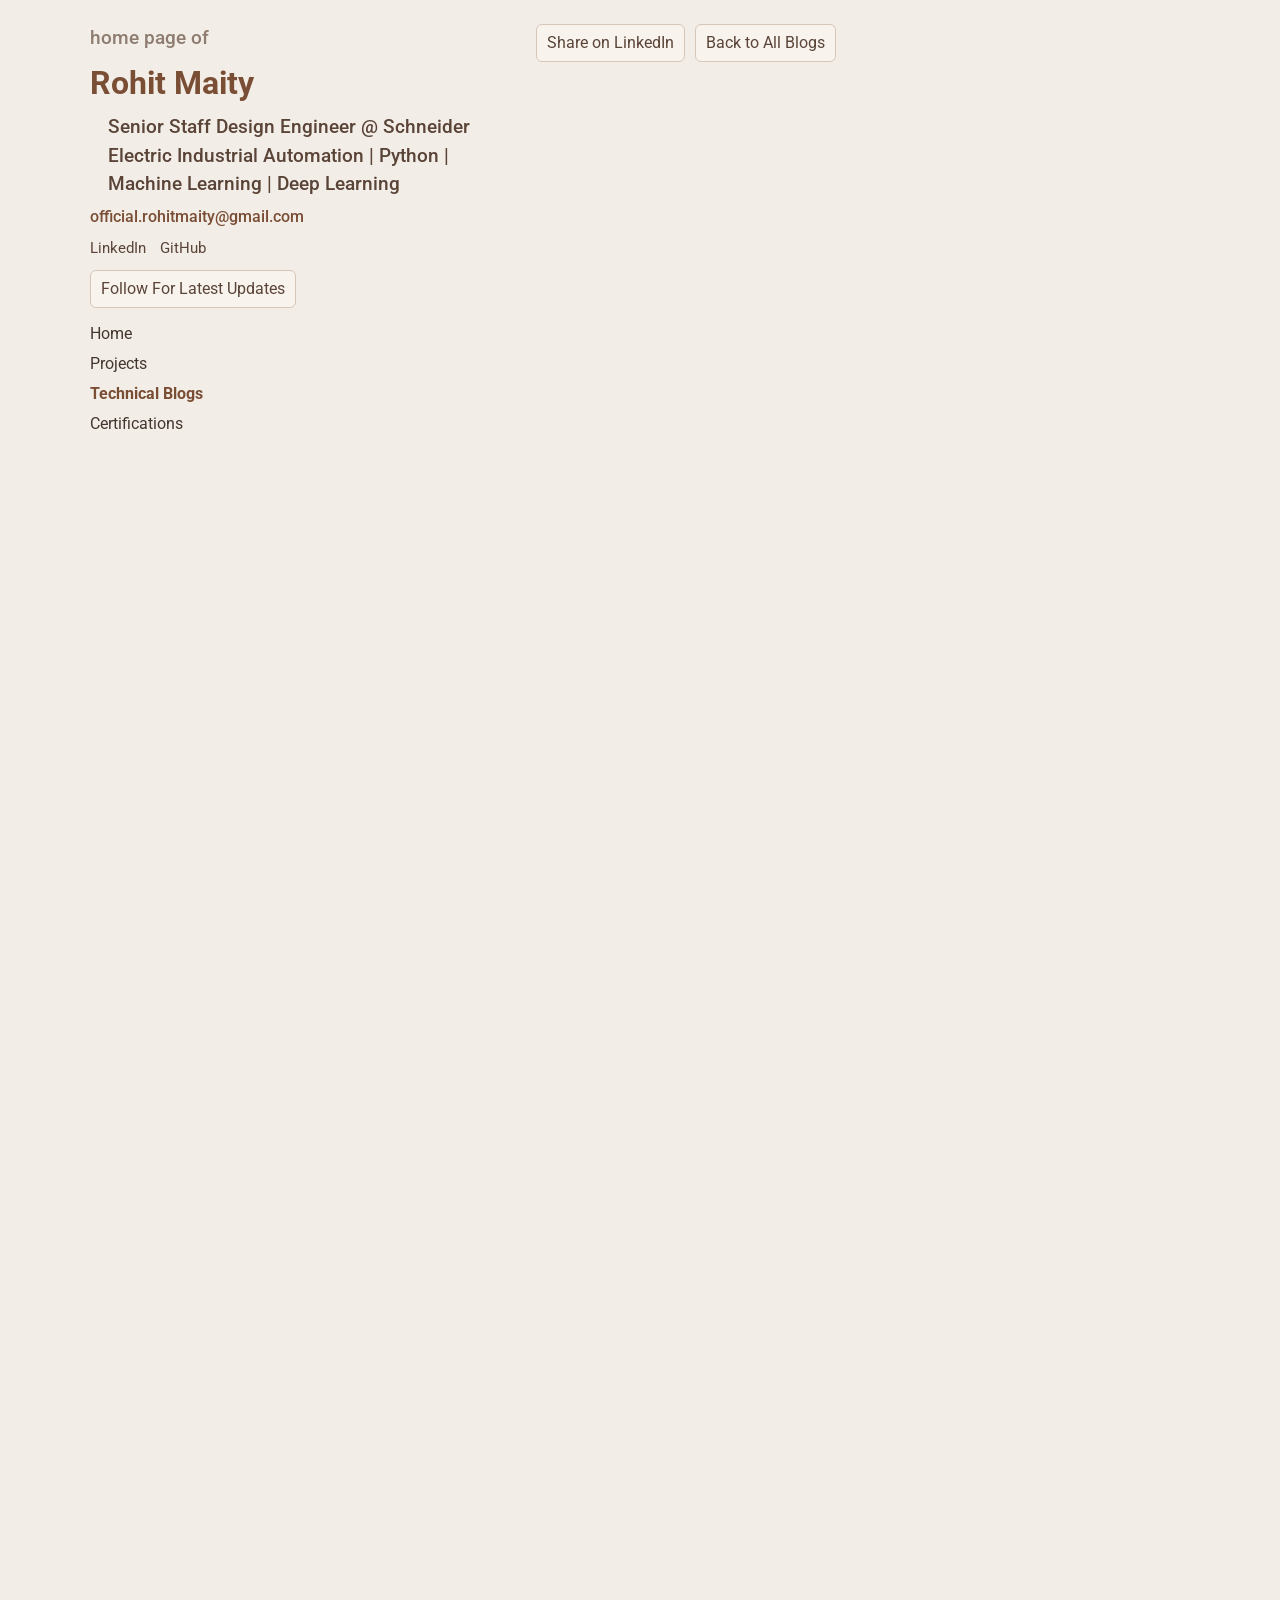
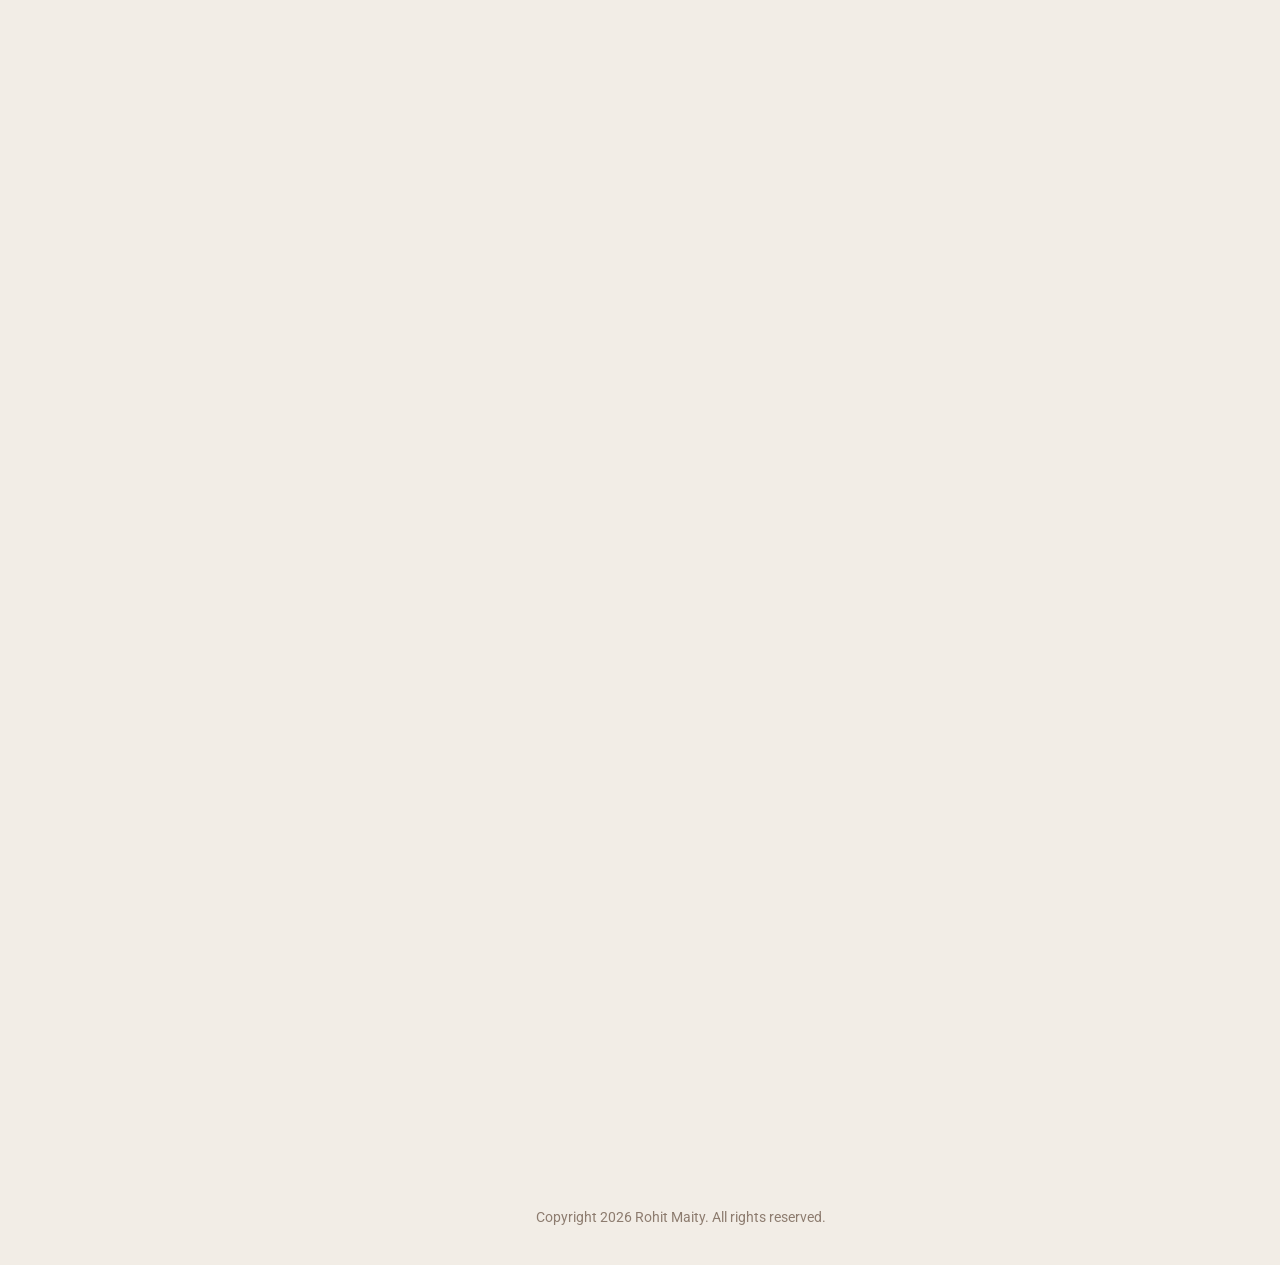
<file: blogs/numpy-arrays-basics-operations.html>
<!DOCTYPE html>
<html lang="en-us">

<head>
    <meta charset="utf-8">
    <meta name="viewport" content="initial-scale=1, width=device-width">
    <meta name="description"
        content="NumPy arrays basics, creation methods, indexing, broadcasting, and core mathematical operations.">
    <title>NumPy Arrays: Basics and Operations</title>
    <link href="https://fonts.googleapis.com/css?family=Roboto:400,400italic,700&display=swap" rel="stylesheet">
    <link href="../assets/css/styles.css" rel="stylesheet">
</head>

<body>
    <div class="container">
        <div class="row">
            <aside class="col-md-5">
                <div class="sticky-top">
                    <h2 class="mb-1">
                        <a class="text-muted" href="../index.html">home page</a>
                        <span class="text-muted">of</span>
                    </h2>
                    <h1 class="mb-1"><a href="../index.html">Rohit Maity</a></h1>
                    <h2 class="mb-1 ps-md-5">Senior Staff Design Engineer @ Schneider Electric Industrial Automation |
                        Python | Machine Learning | Deep Learning</h2>
                    <h3 class="mb-0"><a href="mailto:official.rohitmaity@gmail.com">official.rohitmaity@gmail.com</a>
                    </h3>
                    <p class="social-line mb-0">
                        <a class="text-emphasis" href="https://www.linkedin.com/in/rohit-maity-85334a114/"
                            target="_blank" rel="noopener noreferrer">LinkedIn</a>
                        <a class="text-emphasis" href="https://github.com/rmaity1991" target="_blank"
                            rel="noopener noreferrer">GitHub</a>
                    </p>
                    <p class="follow-line mb-0">
                        <a class="link-btn" href="https://github.com/rmaity1991/" target="_blank"
                            rel="noopener noreferrer">Follow For Latest Updates</a>
                    </p>
                    <nav>
                        <ul class="nav">
                            <li class="nav-item"><a class="nav-link" href="../index.html">Home</a></li>
                            <li class="nav-item"><a class="nav-link" href="../projects.html">Projects</a></li>
                            <li class="nav-item"><a class="nav-link active" href="../blogs.html">Technical Blogs</a>
                            </li>
                            <li class="nav-item"><a class="nav-link" href="../certifications.html">Certifications</a>
                            </li>
                        </ul>
                    </nav>
                </div>
            </aside>

            <main class="col-md-7 blog-content">
                <p class="inline-actions">
                    <a class="link-btn"
                        href="https://www.linkedin.com/sharing/share-offsite/?url=https://rmaity1991.github.io/blogs/numpy-arrays-basics-operations.html"
                        target="_blank" rel="noopener noreferrer">Share on LinkedIn</a>
                    <a class="link-btn" href="../blogs.html">Back to All Blogs</a>
                </p>

                <div class="blog-article panel">
                    <h2>NumPy Arrays: Basics and Operations</h2>

                    <p>NumPy is a 3rd party library which is considered as defacto standard for handling
                        multidimensional array in Python, it serves as the base library for many of the data analytics,
                        machine learning &amp; deep learning libraries which are out there. But to explain
                        multidimensional array we need to see few examples.</p>

                    <p>For display purposes we have created a function which has few defined functions:</p>

                    <ul>
                        <li><code>ndim()</code>: displays the number of dimensions of the array.</li>
                        <li><code>size</code>: displays the size of the array.</li>
                        <li><code>shape</code>: displays the shape of the array and displays no of elements in each
                            dimension of the array.</li>
                        <li><code>dtype</code>: Shows the datatype of the array which generally is a NumPy datatype.
                        </li>
                    </ul>

                    <pre><code>import numpy as np

def display(array: np.ndarray):
    result = f"""
                The array is {array}
                1. The no. of dimesions : {array.ndim}
                2. The size of array : {array.size}
                3. The shape of array : {array.shape}
                4. The dtype of array : {array.dtype}
"""
    print(result)</code></pre>

                    <p>This is the most simplest array that can be created with NumPy, it is 1D array or a vector in
                        mathematics terms.</p>

                    <pre><code>data = [1, 2, 3, 4, 5]
array1 = np.array(data)
display(array1)</code></pre>
                    <figure class="figure">
                        <img src="../images/image1.png" alt="NumPy 1D array output">
                    </figure>

                    <p>Now since we talked about multi dimensional arrays, lets us move a bit up to create a 2D array
                        called matrix.</p>

                    <pre><code>array2 = np.array(object=[[1, 2, 3], [4, 5, 6]])
display(array2)</code></pre>
                    <figure class="figure">
                        <img src="../images/image.png" alt="NumPy 2D array output">
                    </figure>

                    <p>To show a multi dimensional array we will be using random data from the random module for this,
                        later we will use NumPy functions.</p>

                    <pre><code>import random

data = [random.random() for x in range(100)]
data</code></pre>
                    <figure class="figure">
                        <img src="../images/image-1.png" alt="Random data output">
                    </figure>

                    <p>Lets create the array using the above data.</p>

                    <pre><code>array3 = np.array(data, ndmin=4)
display(array3)</code></pre>
                    <figure class="figure">
                        <img src="../images/image-2.png" alt="NumPy ndmin example">
                    </figure>

                    <p>The <code>ndim()</code> function tells us the no fo dimentions of the array, we can infer this by
                        counting the end brackets of the array, here we have 4 such end brackets.</p>

                    <pre><code>array3.ndim</code></pre>

                    <p>We can use the <code>reshape()</code> function to increase the dimensions or decrease it as per
                        our requirements.</p>

                    <pre><code>array3.reshape(2, 5, 10)</code></pre>

                    <p>Now this is a little difficult to visualize, we can try the following, the i dimension has 2
                        elements, then the next j dimension has 10 vectors of i elements each, the k dimension has 5
                        such j vectors <code>[k,j,i] = [5,10,2]</code>.</p>

                    <pre><code>array3.reshape(5, 10, 2)</code></pre>
                    <figure class="figure">
                        <img src="../images/image-3.png" alt="NumPy reshape example">
                    </figure>

                    <h3>Array Creation Functions</h3>

                    <p>Next we will look at few functions on NumPy which will help us create arrays in NumPy:</p>

                    <ol>
                        <li><code>linspace()</code></li>
                        <li><code>arange()</code></li>
                        <li><code>zeros()</code></li>
                        <li><code>ones()</code></li>
                        <li>random module</li>
                    </ol>

                    <h3>1. linspace()</h3>

                    <p>Creates a array of numpy whihc has equally spaced values between the start and stop values.</p>

                    <pre><code>array1 = np.linspace(0, 1, 40)
display(array1)</code></pre>
                    <figure class="figure">
                        <img src="../images/image-4.png" alt="linspace output">
                    </figure>

                    <p><em>Press enter or click to view image in full size.</em></p>

                    <pre><code>display(array1.reshape(10, 2, 2))</code></pre>
                    <figure class="figure">
                        <img src="../images/image-5.png" alt="linspace reshape output">
                    </figure>

                    <h3>2. arange()</h3>

                    <p>Now <code>arange()</code> is like the range functions which gets data from the start to stop with
                        an optional step size.</p>

                    <pre><code>array1 = np.arange(0, 10, step=0.2)
display(array1)</code></pre>
                    <figure class="figure">
                        <img src="../images/image-6.png" alt="arange output">
                    </figure>

                    <h3>3. zeros</h3>

                    <p>Creates an array of zeros of a given shape.</p>

                    <pre><code>array1 = np.zeros(shape=(2, 2, 2))
display(array1)</code></pre>
                    <figure class="figure">
                        <img src="../images/image-7.png" alt="zeros output">
                    </figure>

                    <h3>4. ones</h3>

                    <p>Creates an array of ones of a given shape.</p>

                    <pre><code>array1 = np.ones(shape=(2, 2, 2))
display(array1)</code></pre>
                    <figure class="figure">
                        <img src="../images/image-8.png" alt="ones output">
                    </figure>

                    <h3>Data Types in NumPy Arrays</h3>

                    <p>A NumPy array has a single data type for all its elements. This means we cannot create a
                        heterogenous array like we create for lists in python, hence NumPy arrays are faster than python
                        lists. But we can create NumPy arrays of all data types as defined in the list of datatypes
                        supported by Numpy. Let us see some examples. For this we will create a function which will make
                        our display better to show this.</p>

                    <pre><code>def display1(array: np.ndarray):
    print(array)
    print("\nArray :")
    for i in array:
        print(i, type(i))

array1 = np.array([1, 2])
display1(array1)</code></pre>
                    <figure class="figure">
                        <img src="../images/image-9.png" alt="dtype example int">
                    </figure>

                    <pre><code>array1 = np.array([1, 2.4])
display1(array1)</code></pre>
                    <figure class="figure">
                        <img src="../images/image-10.png" alt="dtype example float">
                    </figure>

                    <pre><code>array1 = np.array([1, "2"])
display1(array1)</code></pre>
                    <figure class="figure">
                        <img src="../images/image-11.png" alt="dtype example string">
                    </figure>

                    <p>This demonstrates few of the data types of the arrays that can be defined in NumPy.</p>

                    <h3>Basic Operations and Broadcasting</h3>

                    <p>Now we will do some basic operations using NumPy array like addition, subtraction, multiplication
                        etc.</p>

                    <pre><code>array1 = np.array([1, 2, 3, 4, 5])
array2 = np.array([1.0, 0.0, 1.0, 0.0, 1.0])
print("Addition :")
print(array1 + array2)
print("Substraction :")
print(array1 - array2)
print("Multiply")
print(array1 * array2)
print("Division")
print(array1 / 10)</code></pre>
                    <figure class="figure">
                        <img src="../images/image-12.png" alt="basic operation outputs">
                    </figure>

                    <p>Before we move on there is an important concept we need to highlight above NumPy array which
                        makes operations faster. This is called broadcasting. To explain this look at the code blocks
                        below.</p>

                    <pre><code>list1 = [1, 2, 3, 4, 5]
for i in list1:
    print(i + 10)

print(array1 + 10)
a = np.array([1.0, 0.0, 1.0, 0.0, 1.0])
print("a + 10:", a + 10)
print("a - 10:", a - 10)
print("a * 10:", a * 10)
print("a / 10:", a / 10)
print("a ** 10:", a**2)</code></pre>
                    <figure class="figure">
                        <img src="../images/image-13.png" alt="broadcasting outputs">
                    </figure>

                    <h3>Common NumPy Functions</h3>

                    <p>We have few basic functions in NumPy which we will demonstrate now, which are basic.</p>

                    <pre><code>array1 = np.array(np.random.random(size=(3, 3)))
print(array1)

print("Maximum of the array based on axis 0,1", end="\n")
print(array1.min(axis=0))
print(array1.min(axis=1))

print("Sum of the array based on axis 0,1", end="\n")
print(array1.sum(axis=0))
print(array1.sum(axis=1))

print("Mean of the array based on axis 0,1", end="\n")
print(array1.mean(axis=0))
print(array1.mean(axis=1))

print("Sum of the array based on axis 0,1", end="\n")
print(array1.sum(axis=0))
print(array1.sum(axis=1))</code></pre>
                    <figure class="figure">
                        <img src="../images/image-14.png" alt="min sum mean outputs">
                    </figure>

                    <h3>Slicing and Indexing</h3>

                    <pre><code>array1 = np.arange(50).reshape(5, 10)
print("array:")
print(array1)

print("first row:")
print(array1[0])

print("rows 2-4")
print(array1[2:])

print("2nd element of 2nd row")
print(array1[1, 1])

print("every element of column 4")
print(array1[:, 4])

print("every element of columns 2 and 3")
print(array1[:, 2:4])

print("boolen indexing every element bigger that a threshold")
print(array1[array1 > 10])</code></pre>

                    <p>The above examples demonstrates the slicing capabilities of NumPy arrays which works similarly as
                        list in python, here:</p>

                    <p><code>[row_start:row_stop,column_start:column_stop]</code>, this is the common slicing paradigm.
                    </p>

                    <pre><code>a = np.array([[3, 1], [1, 3]])
b = np.array([[3, 5], [4, 2]])
z = np.dot(a, b)
print(f"Dot  two array :\n{z}")
z = np.sum(b)
print(f"Sum of array :{z}")
print(f"Add two array :\n{np.add(a,b)}")
print(f"Mean of array :\n{np.mean(a)}")
print(f"Matmul two array :\n{np.matmul(a,b)}")
print(f"Multiply two array :\n {np.multiply(a,b)}")</code></pre>
                    <figure class="figure">
                        <img src="../images/image-15.png" alt="dot sum add mean matmul multiply outputs">
                    </figure>

                    <h3>Normal and Uniform Distribution</h3>

                    <pre><code>print("An array of random numbers from uniform distribution")
uniform = np.random.uniform(-4, 4, 1000000)
print(uniform)

print("An array of random numbers from normal distribution")
normal = np.random.randn(1000000)
print(normal)</code></pre>
                    <figure class="figure">
                        <img src="../images/image-16.png" alt="normal and uniform distribution outputs">
                    </figure>

                    <p>This concludes our discussion on NumPy array and its utilization for mathematical purposes. There
                        are many more resources out there for further studies related to this, this should give you a
                        good starting point.</p>
                </div>

                <p class="footer-note">Copyright 2026 Rohit Maity. All rights reserved.</p>
            </main>
        </div>
    </div>
    <script src="../assets/js/main.js" defer></script>
</body>

</html>
</file>
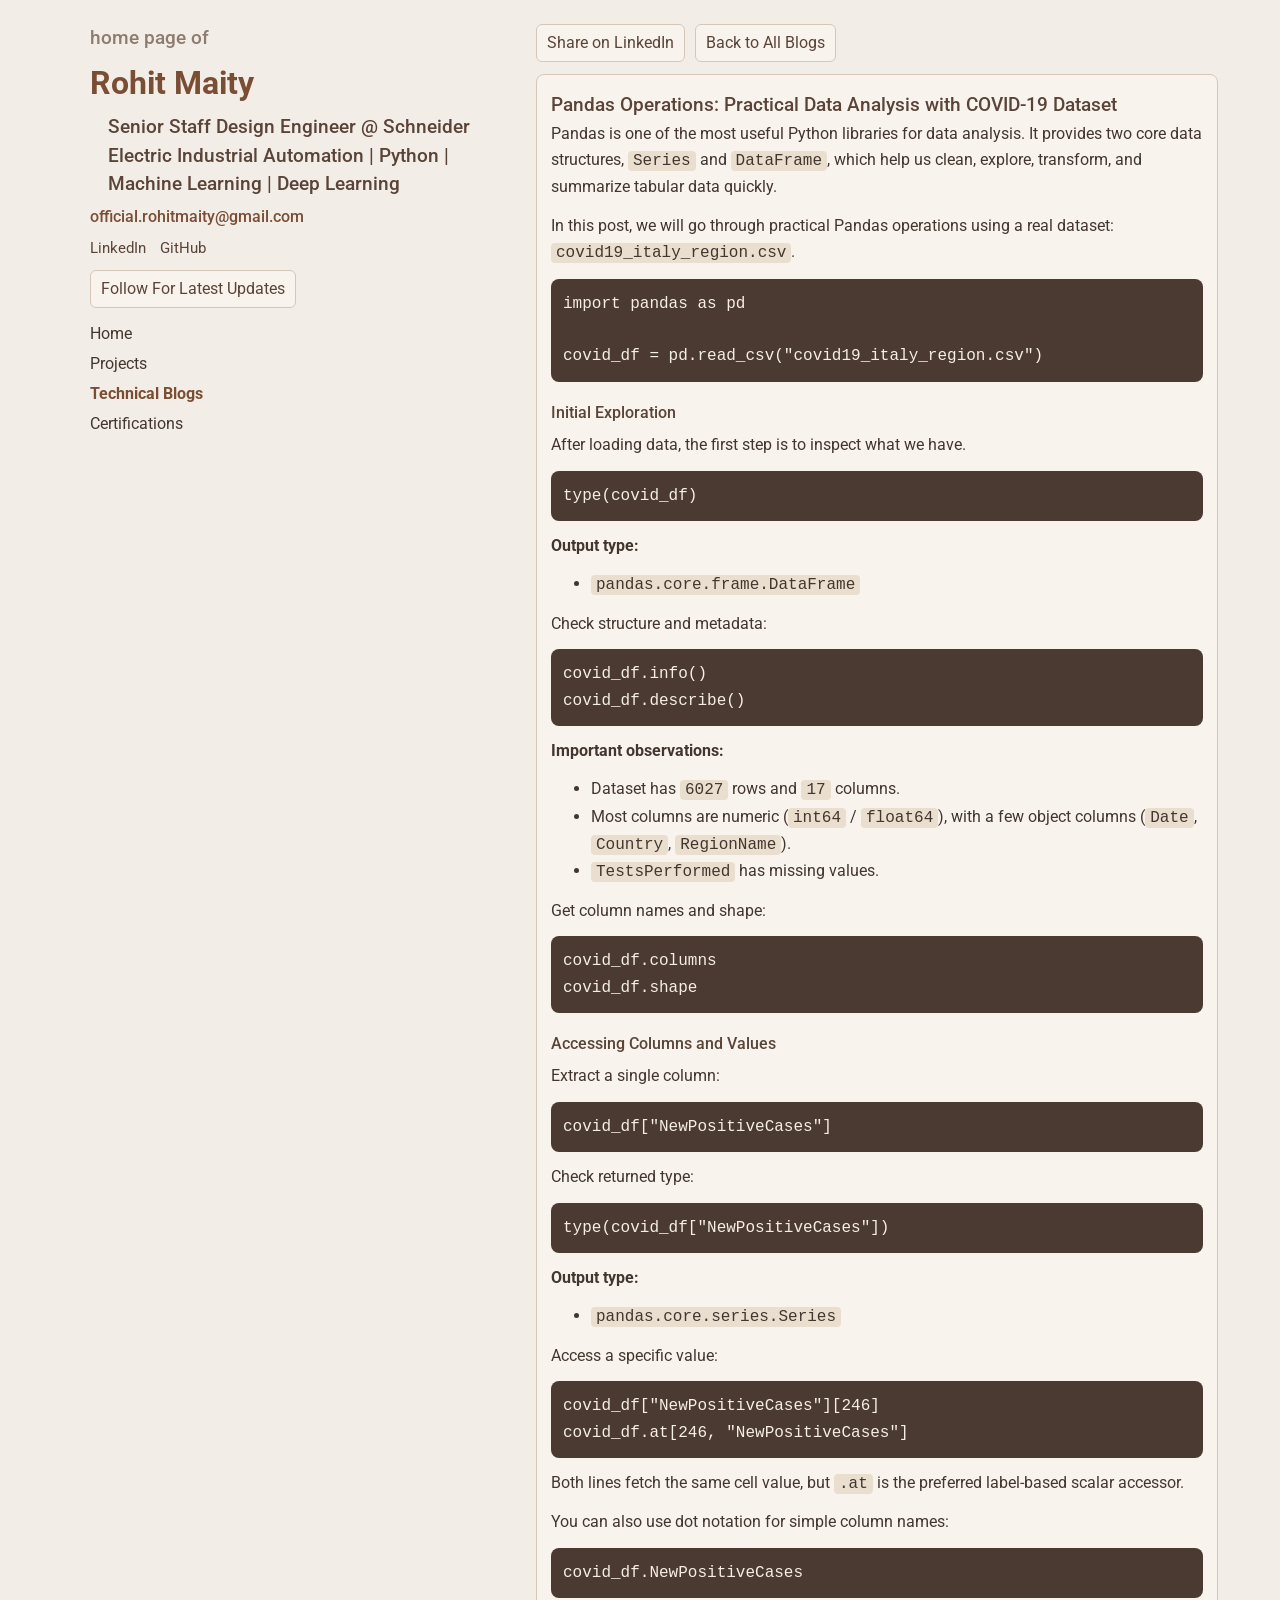
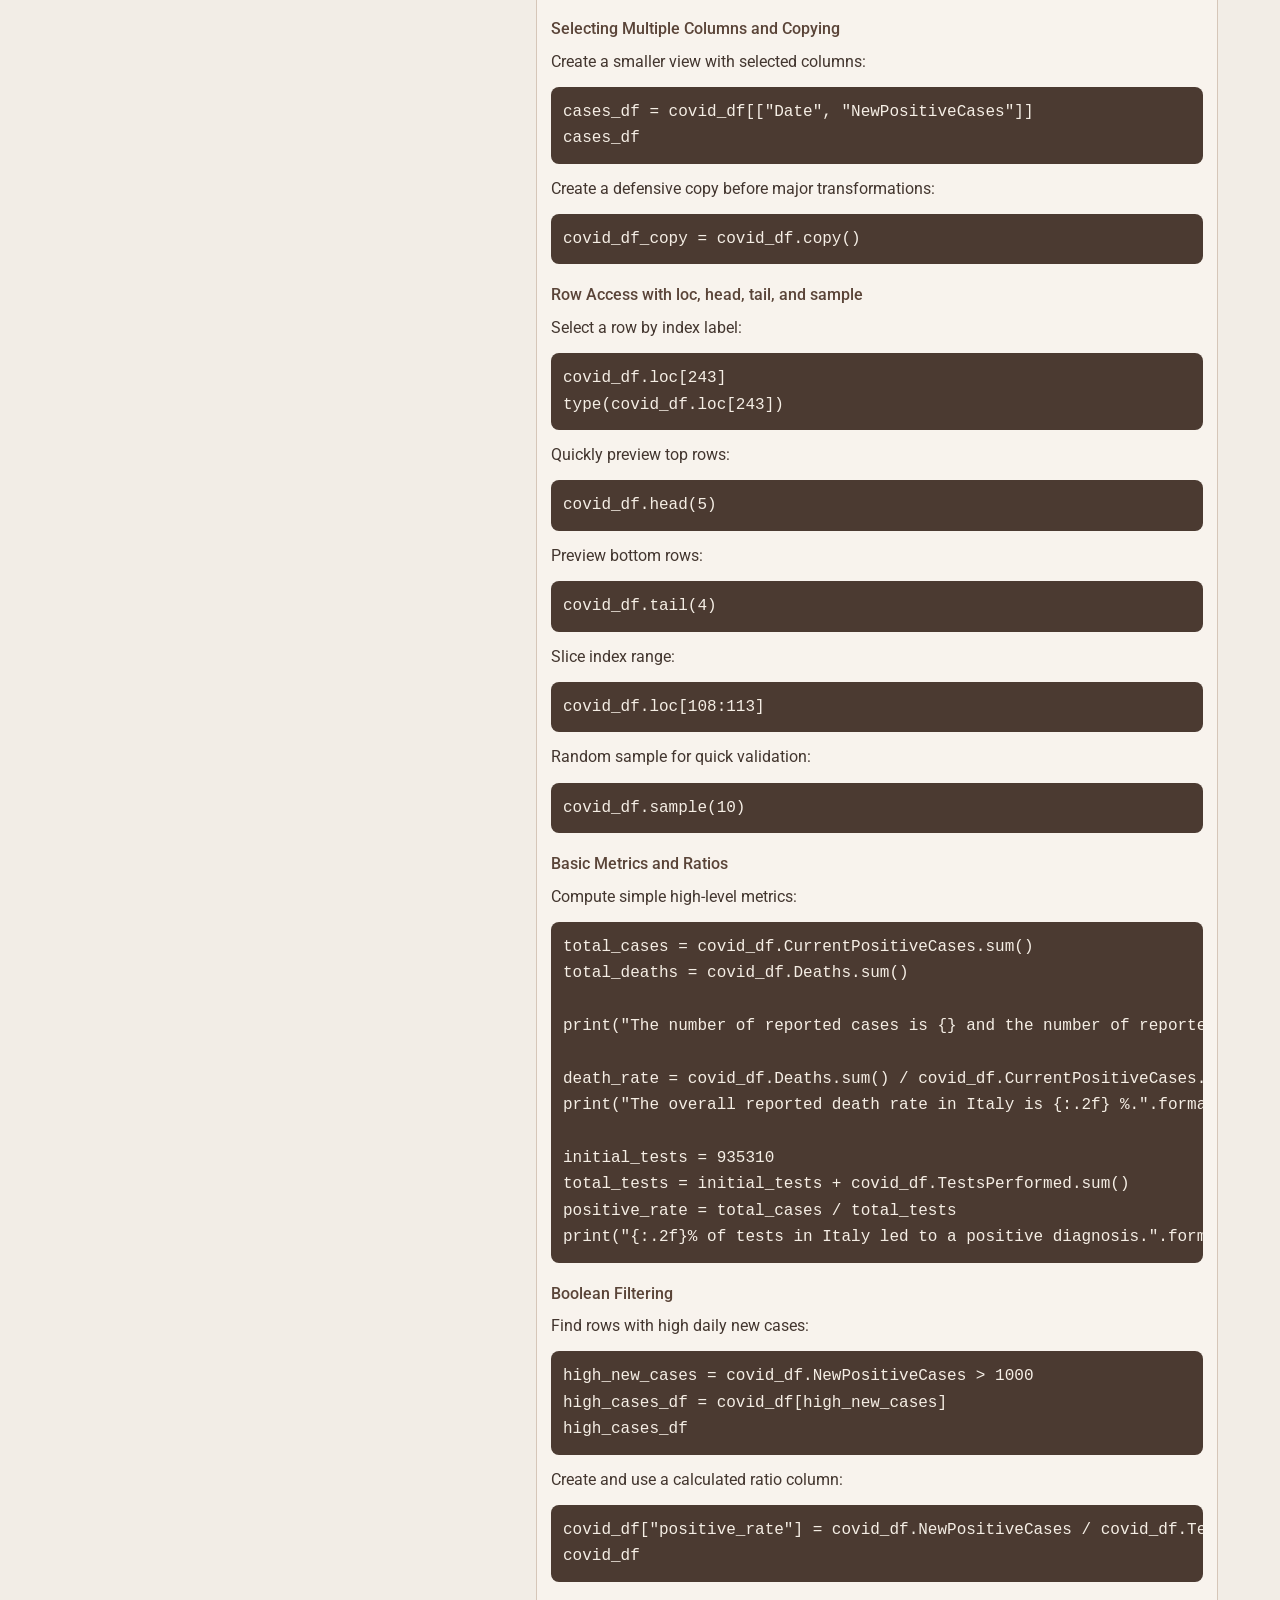
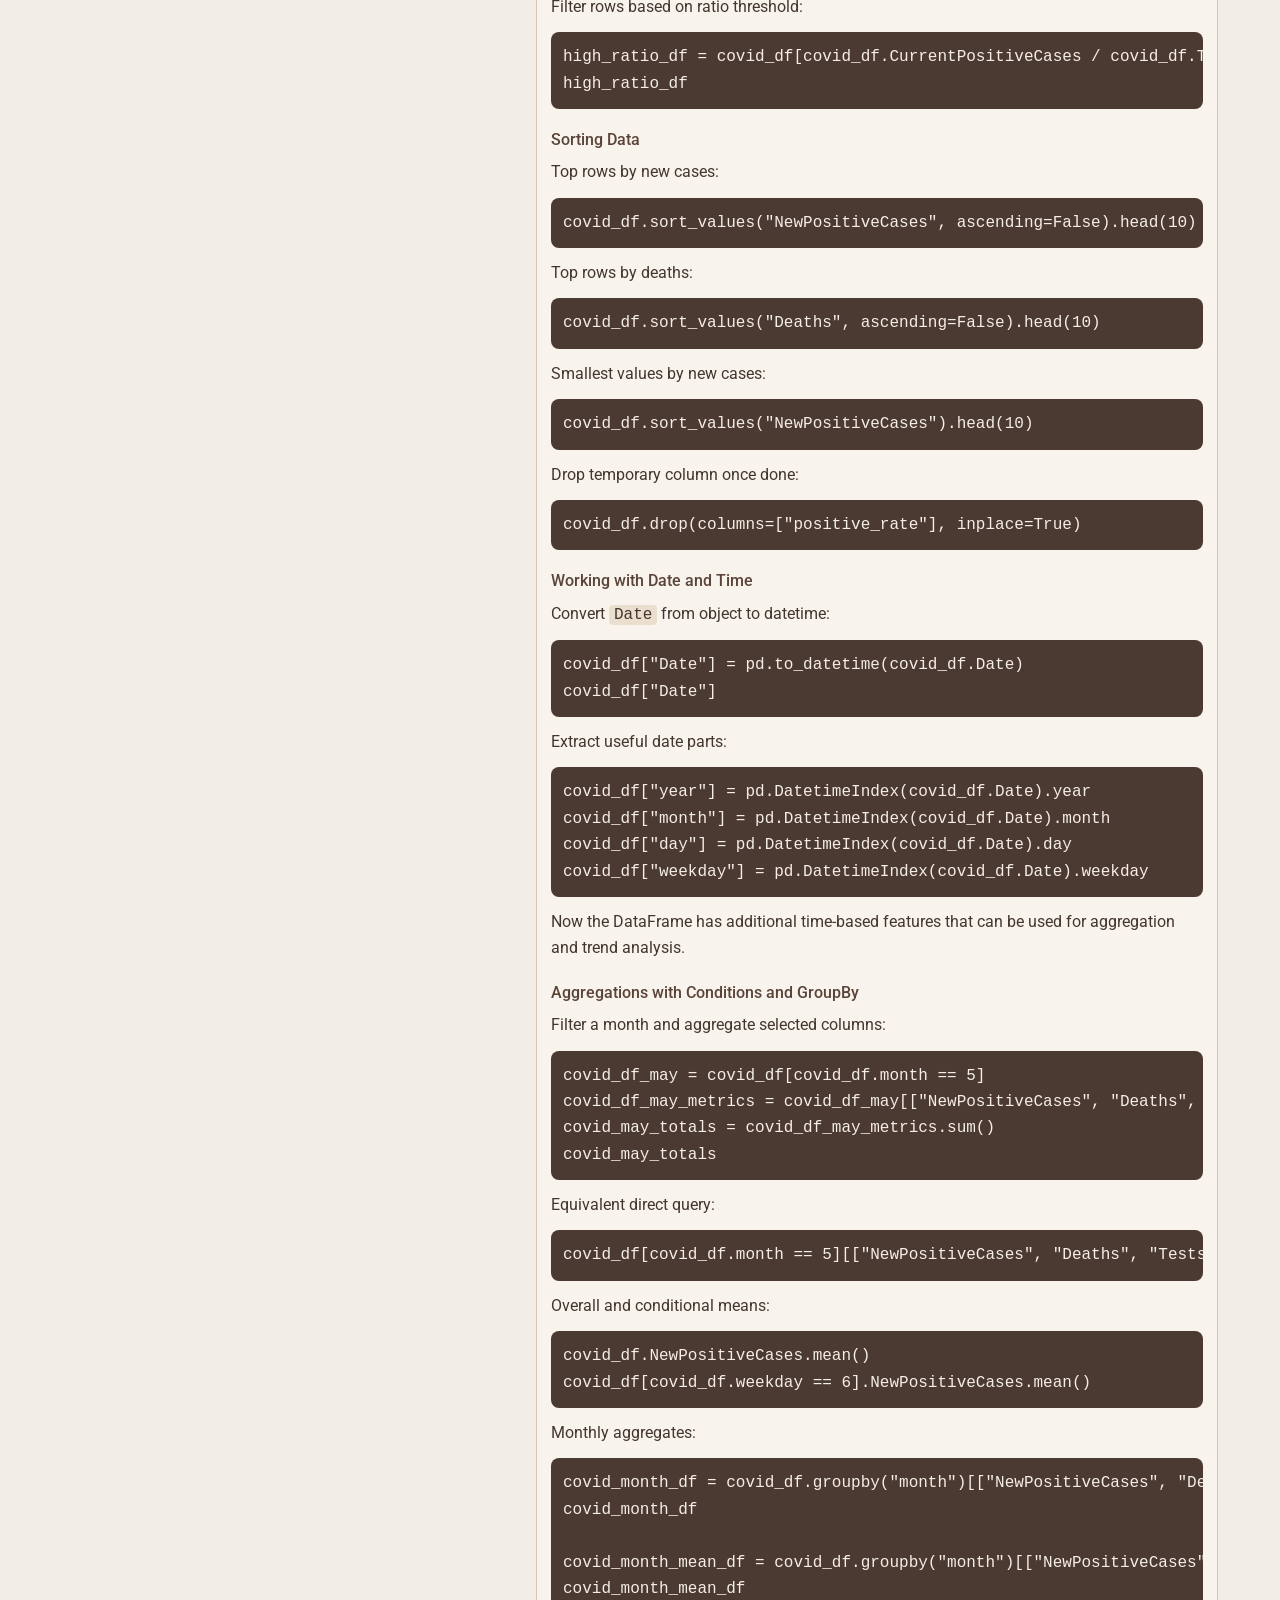
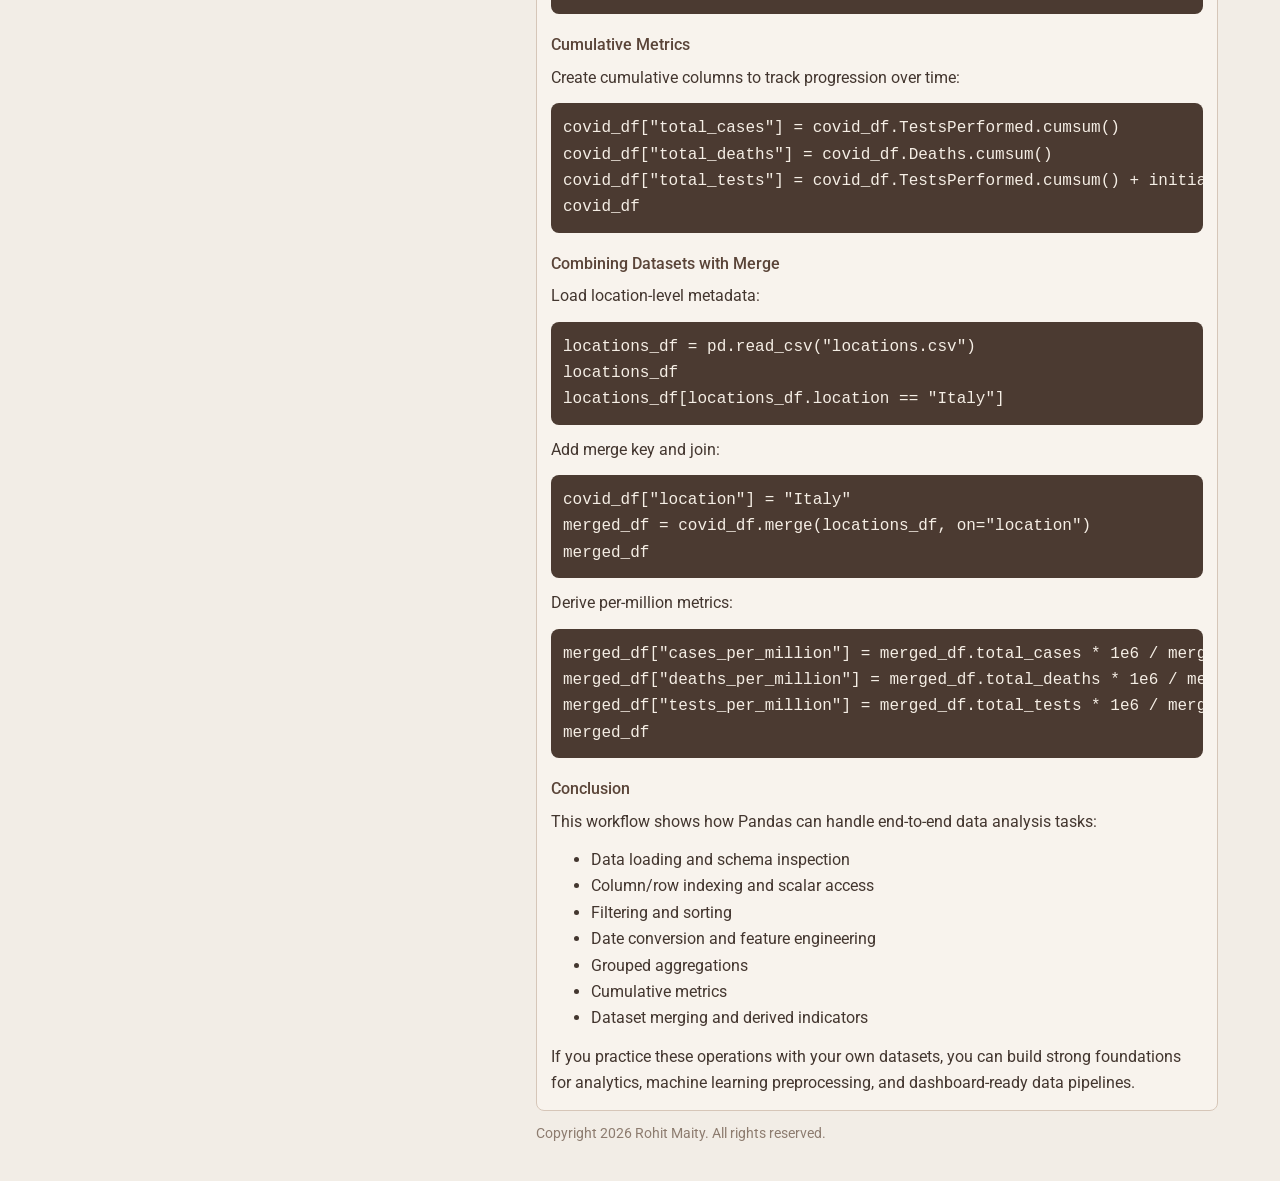
<file: blogs/pandas-operations-covid19.html>
<!DOCTYPE html>
<html lang="en-us">

<head>
    <meta charset="utf-8">
    <meta name="viewport" content="initial-scale=1, width=device-width">
    <meta name="description" content="Practical Pandas operations for data analysis using COVID-19 dataset.">
    <title>Pandas Operations: Practical Data Analysis with COVID-19 Dataset</title>
    <link href="https://fonts.googleapis.com/css?family=Roboto:400,400italic,700&display=swap" rel="stylesheet">
    <link href="../assets/css/styles.css" rel="stylesheet">
</head>

<body>
    <div class="container">
        <div class="row">
            <aside class="col-md-5">
                <div class="sticky-top">
                    <h2 class="mb-1">
                        <a class="text-muted" href="../index.html">home page</a>
                        <span class="text-muted">of</span>
                    </h2>
                    <h1 class="mb-1"><a href="../index.html">Rohit Maity</a></h1>
                    <h2 class="mb-1 ps-md-5">Senior Staff Design Engineer @ Schneider Electric Industrial Automation |
                        Python | Machine Learning | Deep Learning</h2>
                    <h3 class="mb-0"><a href="mailto:official.rohitmaity@gmail.com">official.rohitmaity@gmail.com</a>
                    </h3>
                    <p class="social-line mb-0">
                        <a class="text-emphasis" href="https://www.linkedin.com/in/rohit-maity-85334a114/"
                            target="_blank" rel="noopener noreferrer">LinkedIn</a>
                        <a class="text-emphasis" href="https://github.com/rmaity1991" target="_blank"
                            rel="noopener noreferrer">GitHub</a>
                    </p>
                    <p class="follow-line mb-0">
                        <a class="link-btn" href="https://github.com/rmaity1991/" target="_blank"
                            rel="noopener noreferrer">Follow For Latest Updates</a>
                    </p>
                    <nav>
                        <ul class="nav">
                            <li class="nav-item"><a class="nav-link" href="../index.html">Home</a></li>
                            <li class="nav-item"><a class="nav-link" href="../projects.html">Projects</a></li>
                            <li class="nav-item"><a class="nav-link active" href="../blogs.html">Technical Blogs</a>
                            </li>
                            <li class="nav-item"><a class="nav-link" href="../certifications.html">Certifications</a>
                            </li>
                        </ul>
                    </nav>
                </div>
            </aside>

            <main class="col-md-7 blog-content">
                <p class="inline-actions">
                    <a class="link-btn"
                        href="https://www.linkedin.com/sharing/share-offsite/?url=https://rmaity1991.github.io/blogs/pandas-operations-covid19.html"
                        target="_blank" rel="noopener noreferrer">Share on LinkedIn</a>
                    <a class="link-btn" href="../blogs.html">Back to All Blogs</a>
                </p>

                <div class="blog-article panel">
                    <h2>Pandas Operations: Practical Data Analysis with COVID-19 Dataset</h2>

                    <p>Pandas is one of the most useful Python libraries for data analysis. It provides two core data
                        structures, <code>Series</code> and <code>DataFrame</code>, which help us clean, explore,
                        transform, and summarize tabular data quickly.</p>

                    <p>In this post, we will go through practical Pandas operations using a real dataset:
                        <code>covid19_italy_region.csv</code>.
                    </p>

                    <pre><code>import pandas as pd

covid_df = pd.read_csv("covid19_italy_region.csv")</code></pre>

                    <h3>Initial Exploration</h3>

                    <p>After loading data, the first step is to inspect what we have.</p>

                    <pre><code>type(covid_df)</code></pre>

                    <p><strong>Output type:</strong></p>
                    <ul>
                        <li><code>pandas.core.frame.DataFrame</code></li>
                    </ul>

                    <p>Check structure and metadata:</p>

                    <pre><code>covid_df.info()
covid_df.describe()</code></pre>

                    <p><strong>Important observations:</strong></p>
                    <ul>
                        <li>Dataset has <code>6027</code> rows and <code>17</code> columns.</li>
                        <li>Most columns are numeric (<code>int64</code> / <code>float64</code>), with a few object
                            columns (<code>Date</code>, <code>Country</code>, <code>RegionName</code>).</li>
                        <li><code>TestsPerformed</code> has missing values.</li>
                    </ul>

                    <p>Get column names and shape:</p>

                    <pre><code>covid_df.columns
covid_df.shape</code></pre>

                    <h3>Accessing Columns and Values</h3>

                    <p>Extract a single column:</p>

                    <pre><code>covid_df["NewPositiveCases"]</code></pre>

                    <p>Check returned type:</p>

                    <pre><code>type(covid_df["NewPositiveCases"])</code></pre>

                    <p><strong>Output type:</strong></p>
                    <ul>
                        <li><code>pandas.core.series.Series</code></li>
                    </ul>

                    <p>Access a specific value:</p>

                    <pre><code>covid_df["NewPositiveCases"][246]
covid_df.at[246, "NewPositiveCases"]</code></pre>

                    <p>Both lines fetch the same cell value, but <code>.at</code> is the preferred label-based scalar
                        accessor.</p>

                    <p>You can also use dot notation for simple column names:</p>

                    <pre><code>covid_df.NewPositiveCases</code></pre>

                    <h3>Selecting Multiple Columns and Copying</h3>

                    <p>Create a smaller view with selected columns:</p>

                    <pre><code>cases_df = covid_df[["Date", "NewPositiveCases"]]
cases_df</code></pre>

                    <p>Create a defensive copy before major transformations:</p>

                    <pre><code>covid_df_copy = covid_df.copy()</code></pre>

                    <h3>Row Access with loc, head, tail, and sample</h3>

                    <p>Select a row by index label:</p>

                    <pre><code>covid_df.loc[243]
type(covid_df.loc[243])</code></pre>

                    <p>Quickly preview top rows:</p>

                    <pre><code>covid_df.head(5)</code></pre>

                    <p>Preview bottom rows:</p>

                    <pre><code>covid_df.tail(4)</code></pre>

                    <p>Slice index range:</p>

                    <pre><code>covid_df.loc[108:113]</code></pre>

                    <p>Random sample for quick validation:</p>

                    <pre><code>covid_df.sample(10)</code></pre>

                    <h3>Basic Metrics and Ratios</h3>

                    <p>Compute simple high-level metrics:</p>

                    <pre><code>total_cases = covid_df.CurrentPositiveCases.sum()
total_deaths = covid_df.Deaths.sum()

print("The number of reported cases is {} and the number of reported deaths is {}.".format(total_cases, total_deaths))

death_rate = covid_df.Deaths.sum() / covid_df.CurrentPositiveCases.sum()
print("The overall reported death rate in Italy is {:.2f} %.".format(death_rate * 100))

initial_tests = 935310
total_tests = initial_tests + covid_df.TestsPerformed.sum()
positive_rate = total_cases / total_tests
print("{:.2f}% of tests in Italy led to a positive diagnosis.".format(positive_rate * 100))</code></pre>

                    <h3>Boolean Filtering</h3>

                    <p>Find rows with high daily new cases:</p>

                    <pre><code>high_new_cases = covid_df.NewPositiveCases > 1000
high_cases_df = covid_df[high_new_cases]
high_cases_df</code></pre>

                    <p>Create and use a calculated ratio column:</p>

                    <pre><code>covid_df["positive_rate"] = covid_df.NewPositiveCases / covid_df.TestsPerformed
covid_df</code></pre>

                    <p>Filter rows based on ratio threshold:</p>

                    <pre><code>high_ratio_df = covid_df[covid_df.CurrentPositiveCases / covid_df.TestsPerformed > positive_rate]
high_ratio_df</code></pre>

                    <h3>Sorting Data</h3>

                    <p>Top rows by new cases:</p>

                    <pre><code>covid_df.sort_values("NewPositiveCases", ascending=False).head(10)</code></pre>

                    <p>Top rows by deaths:</p>

                    <pre><code>covid_df.sort_values("Deaths", ascending=False).head(10)</code></pre>

                    <p>Smallest values by new cases:</p>

                    <pre><code>covid_df.sort_values("NewPositiveCases").head(10)</code></pre>

                    <p>Drop temporary column once done:</p>

                    <pre><code>covid_df.drop(columns=["positive_rate"], inplace=True)</code></pre>

                    <h3>Working with Date and Time</h3>

                    <p>Convert <code>Date</code> from object to datetime:</p>

                    <pre><code>covid_df["Date"] = pd.to_datetime(covid_df.Date)
covid_df["Date"]</code></pre>

                    <p>Extract useful date parts:</p>

                    <pre><code>covid_df["year"] = pd.DatetimeIndex(covid_df.Date).year
covid_df["month"] = pd.DatetimeIndex(covid_df.Date).month
covid_df["day"] = pd.DatetimeIndex(covid_df.Date).day
covid_df["weekday"] = pd.DatetimeIndex(covid_df.Date).weekday</code></pre>

                    <p>Now the DataFrame has additional time-based features that can be used for aggregation and trend
                        analysis.</p>

                    <h3>Aggregations with Conditions and GroupBy</h3>

                    <p>Filter a month and aggregate selected columns:</p>

                    <pre><code>covid_df_may = covid_df[covid_df.month == 5]
covid_df_may_metrics = covid_df_may[["NewPositiveCases", "Deaths", "TestsPerformed"]]
covid_may_totals = covid_df_may_metrics.sum()
covid_may_totals</code></pre>

                    <p>Equivalent direct query:</p>

                    <pre><code>covid_df[covid_df.month == 5][["NewPositiveCases", "Deaths", "TestsPerformed"]].sum()</code></pre>

                    <p>Overall and conditional means:</p>

                    <pre><code>covid_df.NewPositiveCases.mean()
covid_df[covid_df.weekday == 6].NewPositiveCases.mean()</code></pre>

                    <p>Monthly aggregates:</p>

                    <pre><code>covid_month_df = covid_df.groupby("month")[["NewPositiveCases", "Deaths", "TestsPerformed"]].sum()
covid_month_df

covid_month_mean_df = covid_df.groupby("month")[["NewPositiveCases", "Deaths", "TestsPerformed"]].mean()
covid_month_mean_df</code></pre>

                    <h3>Cumulative Metrics</h3>

                    <p>Create cumulative columns to track progression over time:</p>

                    <pre><code>covid_df["total_cases"] = covid_df.TestsPerformed.cumsum()
covid_df["total_deaths"] = covid_df.Deaths.cumsum()
covid_df["total_tests"] = covid_df.TestsPerformed.cumsum() + initial_tests
covid_df</code></pre>

                    <h3>Combining Datasets with Merge</h3>

                    <p>Load location-level metadata:</p>

                    <pre><code>locations_df = pd.read_csv("locations.csv")
locations_df
locations_df[locations_df.location == "Italy"]</code></pre>

                    <p>Add merge key and join:</p>

                    <pre><code>covid_df["location"] = "Italy"
merged_df = covid_df.merge(locations_df, on="location")
merged_df</code></pre>

                    <p>Derive per-million metrics:</p>

                    <pre><code>merged_df["cases_per_million"] = merged_df.total_cases * 1e6 / merged_df.population
merged_df["deaths_per_million"] = merged_df.total_deaths * 1e6 / merged_df.population
merged_df["tests_per_million"] = merged_df.total_tests * 1e6 / merged_df.population
merged_df</code></pre>

                    <h3>Conclusion</h3>

                    <p>This workflow shows how Pandas can handle end-to-end data analysis tasks:</p>

                    <ul>
                        <li>Data loading and schema inspection</li>
                        <li>Column/row indexing and scalar access</li>
                        <li>Filtering and sorting</li>
                        <li>Date conversion and feature engineering</li>
                        <li>Grouped aggregations</li>
                        <li>Cumulative metrics</li>
                        <li>Dataset merging and derived indicators</li>
                    </ul>

                    <p>If you practice these operations with your own datasets, you can build strong foundations for
                        analytics, machine learning preprocessing, and dashboard-ready data pipelines.</p>
                </div>

                <p class="footer-note">Copyright 2026 Rohit Maity. All rights reserved.</p>
            </main>
        </div>
    </div>
    <script src="../assets/js/main.js" defer></script>
</body>

</html>
</file>
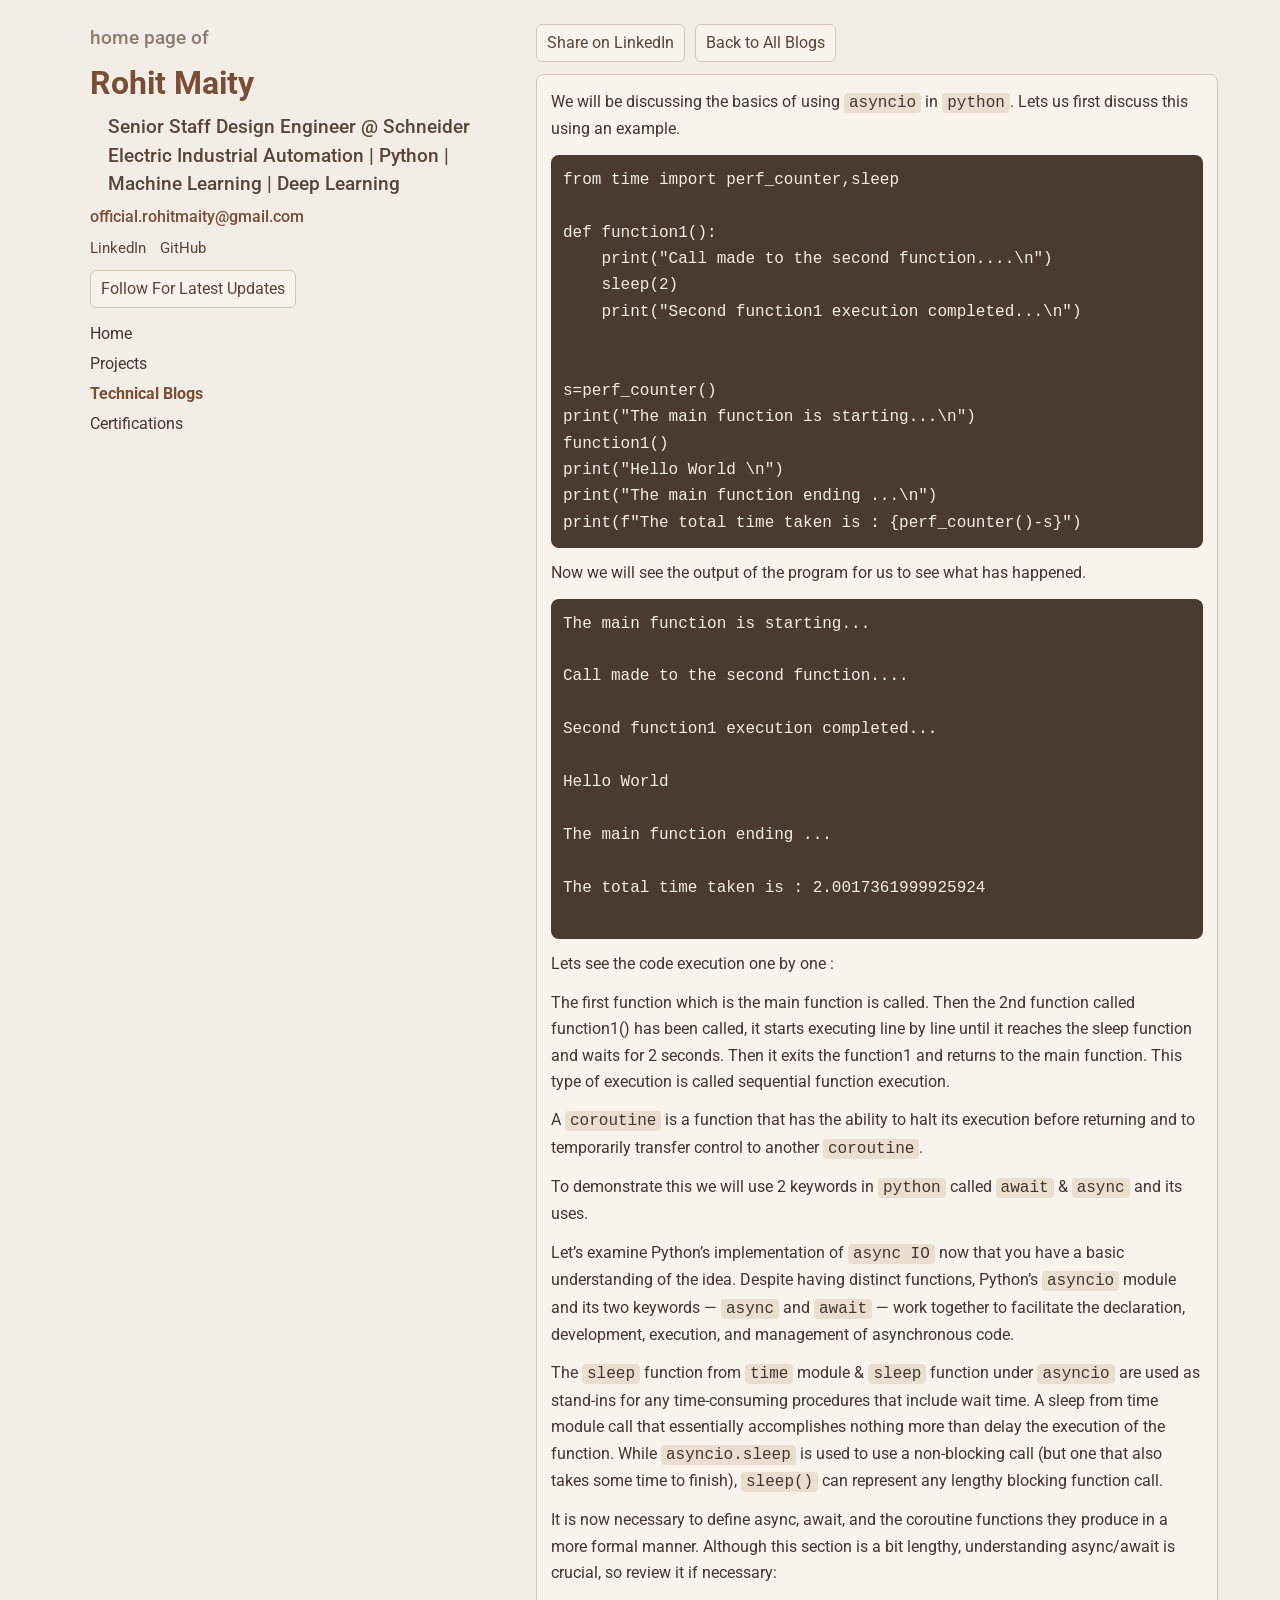
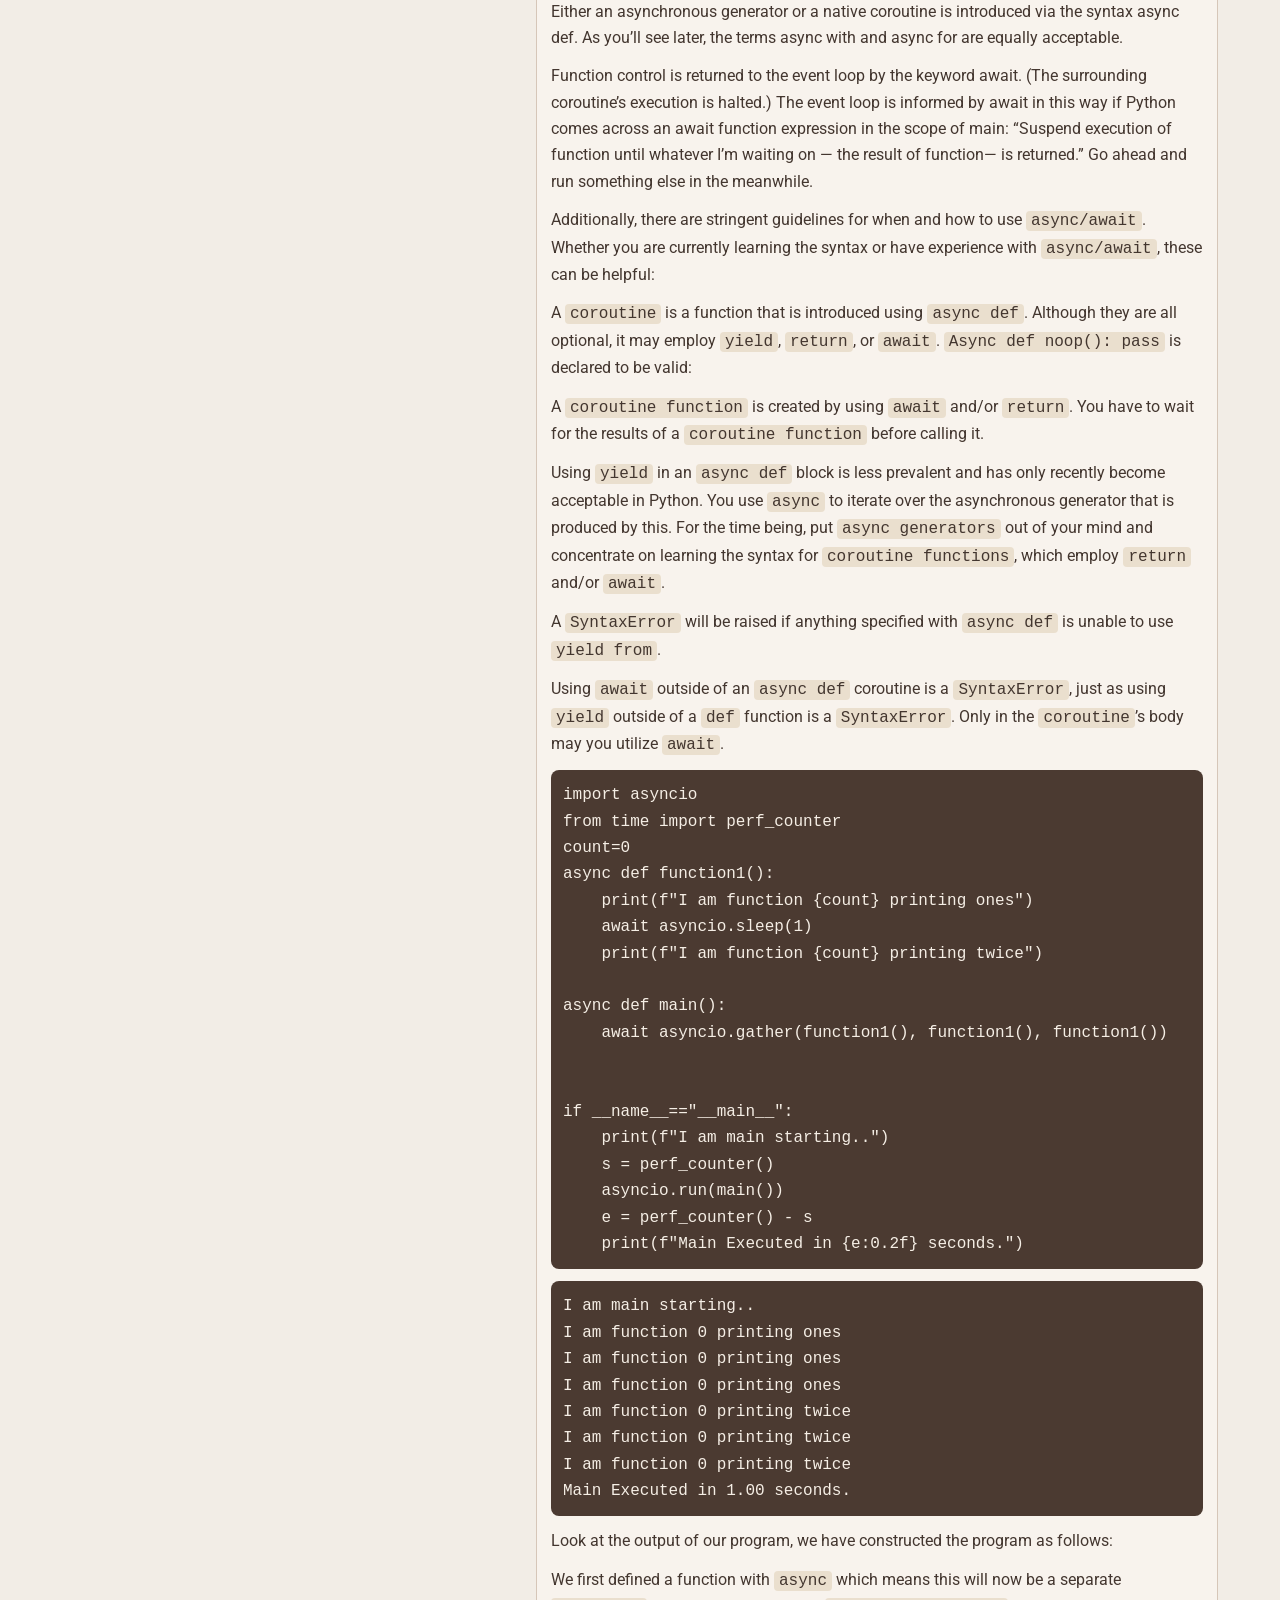
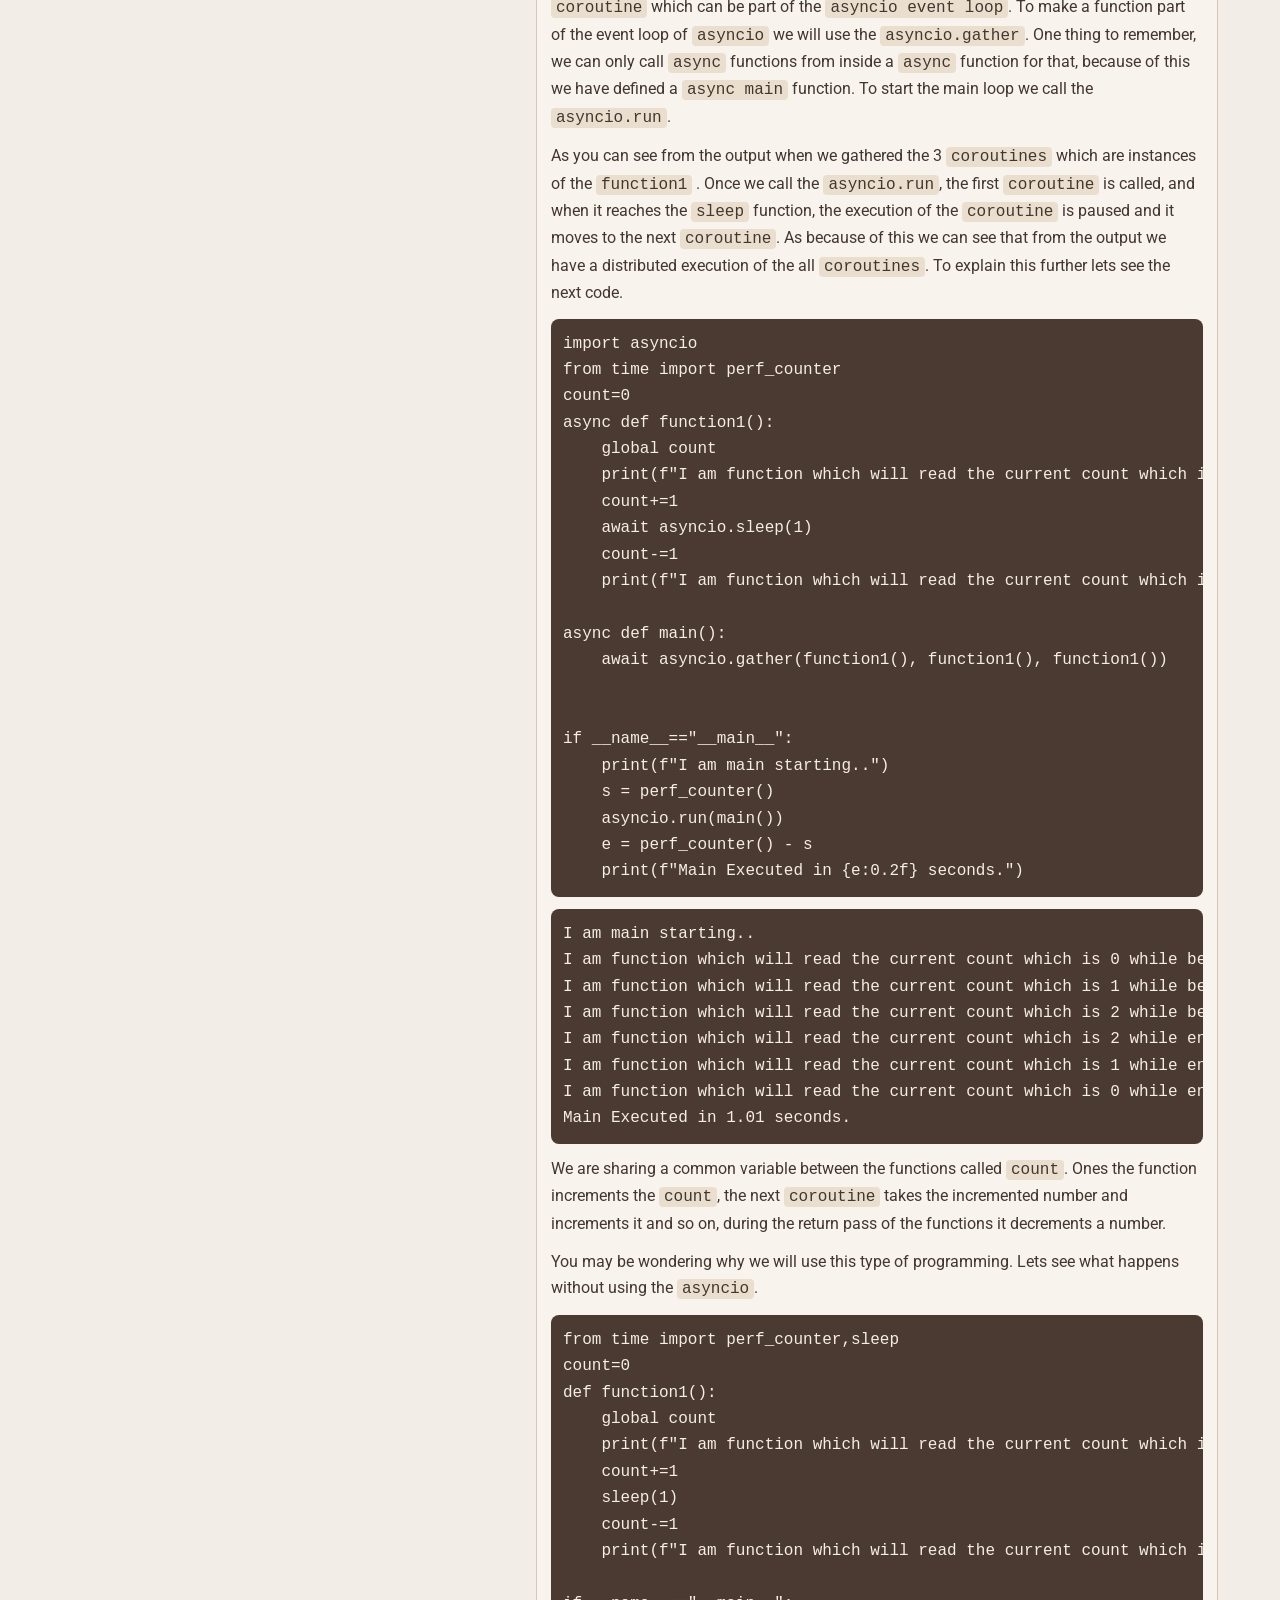
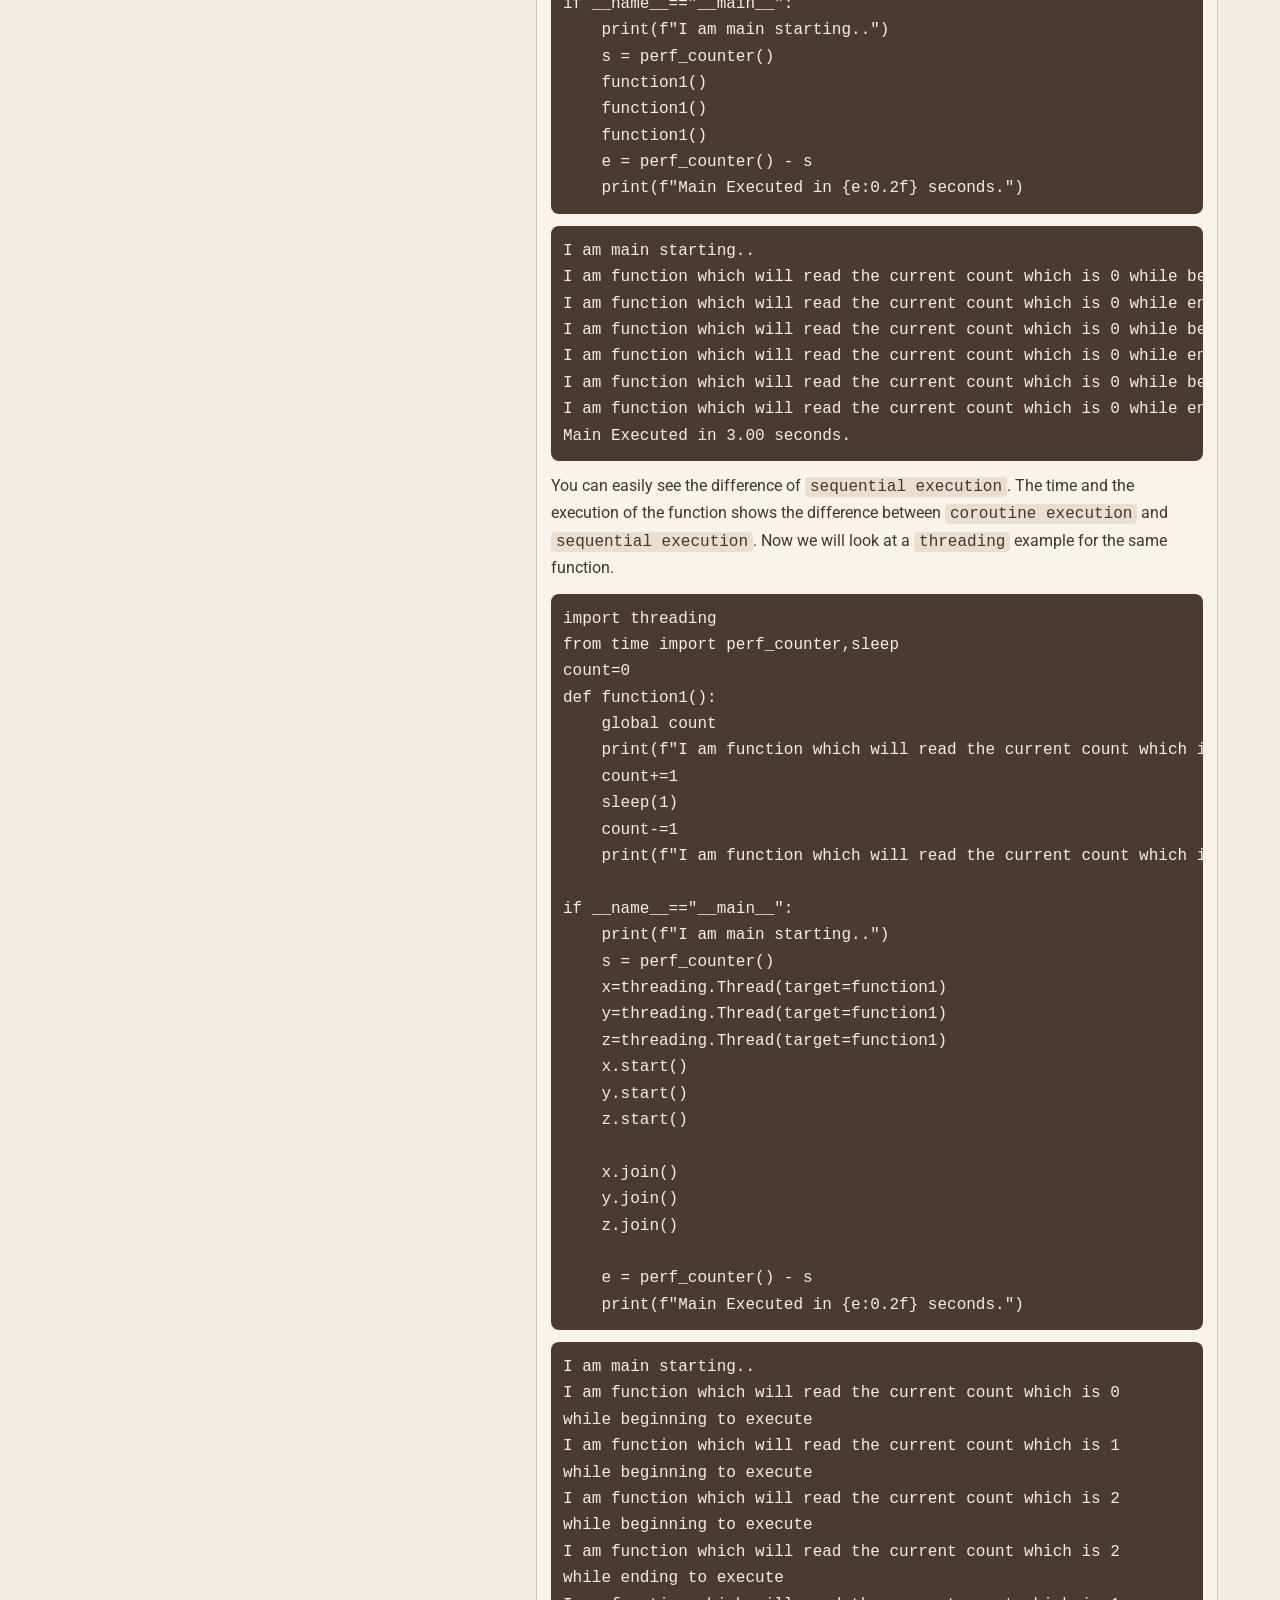
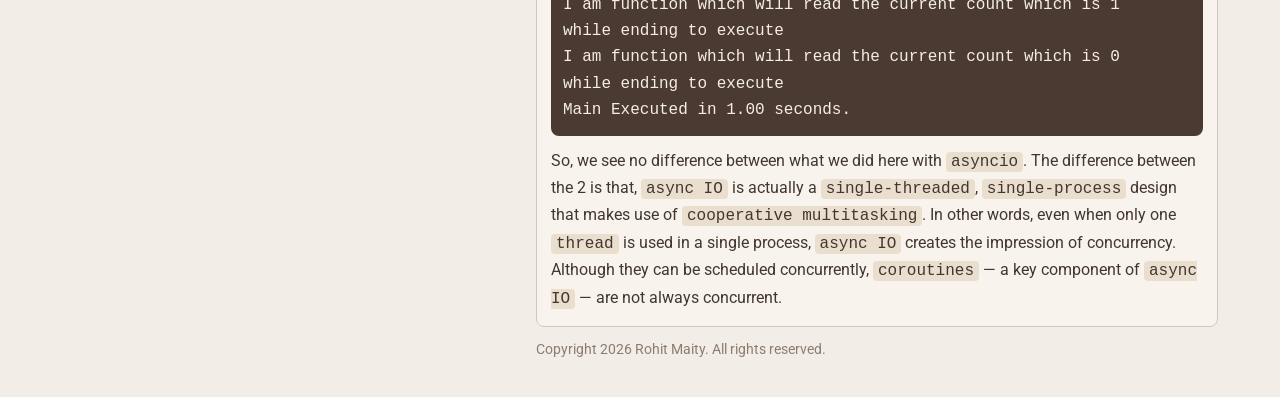
<file: blogs/python-asynchio-technical.html>
<!DOCTYPE html>
<html lang="en-us">

<head>
    <meta charset="utf-8">
    <meta name="viewport" content="initial-scale=1, width=device-width">
    <meta name="description" content="Python Asyncio Implementation basics with practical examples and comparisons.">
    <title>Python Asyncio Implementation</title>
    <link href="https://fonts.googleapis.com/css?family=Roboto:400,400italic,700&display=swap" rel="stylesheet">
    <link href="../assets/css/styles.css" rel="stylesheet">
</head>

<body>
    <div class="container">
        <div class="row">
            <aside class="col-md-5">
                <div class="sticky-top">
                    <h2 class="mb-1">
                        <a class="text-muted" href="../index.html">home page</a>
                        <span class="text-muted">of</span>
                    </h2>
                    <h1 class="mb-1"><a href="../index.html">Rohit Maity</a></h1>
                    <h2 class="mb-1 ps-md-5">Senior Staff Design Engineer @ Schneider Electric Industrial Automation |
                        Python | Machine Learning | Deep Learning</h2>
                    <h3 class="mb-0"><a href="mailto:official.rohitmaity@gmail.com">official.rohitmaity@gmail.com</a>
                    </h3>
                    <p class="social-line mb-0">
                        <a class="text-emphasis" href="https://www.linkedin.com/in/rohit-maity-85334a114/"
                            target="_blank" rel="noopener noreferrer">LinkedIn</a>
                        <a class="text-emphasis" href="https://github.com/rmaity1991" target="_blank"
                            rel="noopener noreferrer">GitHub</a>
                    </p>
                    <p class="follow-line mb-0">
                        <a class="link-btn" href="https://github.com/rmaity1991/" target="_blank"
                            rel="noopener noreferrer">Follow For Latest Updates</a>
                    </p>
                    <nav>
                        <ul class="nav">
                            <li class="nav-item"><a class="nav-link" href="../index.html">Home</a></li>
                            <li class="nav-item"><a class="nav-link" href="../projects.html">Projects</a></li>
                            <li class="nav-item"><a class="nav-link active" href="../blogs.html">Technical Blogs</a>
                            </li>
                            <li class="nav-item"><a class="nav-link" href="../certifications.html">Certifications</a>
                            </li>
                        </ul>
                    </nav>
                </div>
            </aside>

            <main class="col-md-7 blog-content">
                <p class="inline-actions">
                    <a class="link-btn"
                        href="https://www.linkedin.com/sharing/share-offsite/?url=https://rmaity1991.github.io/blogs/automation-python-plant-floor.html"
                        target="_blank" rel="noopener noreferrer">Share on LinkedIn</a>
                    <a class="link-btn" href="../blogs.html">Back to All Blogs</a>
                </p>

                <div class="blog-article panel">
                    <p>We will be discussing the basics of using <code>asyncio</code> in <code>python</code>. Lets us
                        first discuss this using an
                        example.</p>
                    <pre><code>from time import perf_counter,sleep

def function1():
    print("Call made to the second function....\n")
    sleep(2)
    print("Second function1 execution completed...\n")


s=perf_counter()
print("The main function is starting...\n")    
function1()
print("Hello World \n")
print("The main function ending ...\n")
print(f"The total time taken is : {perf_counter()-s}")</code></pre>
                    <p>Now we will see the output of the program for us to see what has happened.</p>
                    <pre><code>The main function is starting...

Call made to the second function....

Second function1 execution completed...

Hello World 

The main function ending ...

The total time taken is : 2.0017361999925924
                    </code></pre>

                    <p>Lets see the code execution one by one :</p>
                    <p>The first function which is the main function is called.
                        Then the 2nd function called function1() has been called, it starts executing line by line until
                        it reaches the sleep function and waits for 2 seconds.
                        Then it exits the function1 and returns to the main function.
                        This type of execution is called sequential function execution.</p>

                    <p>A <code>coroutine</code> is a function that has the ability to halt its execution before
                        returning and to
                        temporarily transfer control to another <code>coroutine</code>.</p>

                    <p>To demonstrate this we will use 2 keywords in <code>python</code> called <code>await</code> &amp;
                        <code>async</code> and its uses.
                    </p>

                    <p>Let’s examine Python’s implementation of <code>async IO</code> now that you have a basic
                        understanding of the
                        idea. Despite having distinct functions, Python’s <code>asyncio</code> module and its two
                        keywords — <code>async</code>
                        and <code>await</code> — work together to facilitate the declaration, development, execution,
                        and management
                        of asynchronous code.</p>

                    <p>The <code>sleep</code> function from <code>time</code> module &amp; <code>sleep</code> function
                        under <code>asyncio</code> are used as stand-ins for
                        any time-consuming procedures that include wait time. A sleep from time module call that
                        essentially accomplishes nothing more than delay the execution of the function. While
                        <code>asyncio.sleep</code> is used to use a non-blocking call (but one that also takes some time
                        to finish),
                        <code>sleep()</code> can represent any lengthy blocking function call.
                    </p>

                    <p>It is now necessary to define async, await, and the coroutine functions they produce in a more
                        formal manner. Although this section is a bit lengthy, understanding async/await is crucial, so
                        review it if necessary:</p>

                    <p>Either an asynchronous generator or a native coroutine is introduced via the syntax async def. As
                        you’ll see later, the terms async with and async for are equally acceptable.</p>

                    <p>Function control is returned to the event loop by the keyword await. (The surrounding coroutine’s
                        execution is halted.) The event loop is informed by await in this way if Python comes across an
                        await function expression in the scope of main: “Suspend execution of function until whatever
                        I’m waiting on — the result of function— is returned.” Go ahead and run something else in the
                        meanwhile.</p>

                    <p>Additionally, there are stringent guidelines for when and how to use <code>async/await</code>.
                        Whether you are
                        currently learning the syntax or have experience with <code>async/await</code>, these can be
                        helpful:</p>

                    <p>A <code>coroutine</code> is a function that is introduced using <code>async def</code>. Although
                        they are all optional, it
                        may employ <code>yield</code>, <code>return</code>, or <code>await</code>.
                        <code>Async def noop(): pass</code> is declared to be valid:
                    </p>

                    <p>A <code>coroutine function</code> is created by using <code>await</code> and/or
                        <code>return</code>. You have to wait for the results of
                        a <code>coroutine function</code> before calling it.
                    </p>

                    <p>Using <code>yield</code> in an <code>async def</code> block is less prevalent and has only
                        recently become acceptable in
                        Python. You use <code>async</code> to iterate over the asynchronous generator that is produced
                        by this. For
                        the time being, put <code>async generators</code> out of your mind and concentrate on learning
                        the syntax for
                        <code>coroutine functions</code>, which employ <code>return</code> and/or <code>await</code>.
                    </p>

                    <p>A <code>SyntaxError</code> will be raised if anything specified with <code>async def</code> is
                        unable to use <code>yield from</code>.
                    </p>

                    <p>Using <code>await</code> outside of an <code>async def</code> coroutine is a
                        <code>SyntaxError</code>, just as using <code>yield</code> outside of a
                        <code>def</code> function is a <code>SyntaxError</code>. Only in the <code>coroutine</code>’s
                        body may you utilize <code>await</code>.
                    </p>

                    <pre><code>import asyncio
from time import perf_counter
count=0
async def function1():
    print(f"I am function {count} printing ones")
    await asyncio.sleep(1)
    print(f"I am function {count} printing twice")

async def main():
    await asyncio.gather(function1(), function1(), function1())

 
if __name__=="__main__":
    print(f"I am main starting..")
    s = perf_counter()
    asyncio.run(main())
    e = perf_counter() - s
    print(f"Main Executed in {e:0.2f} seconds.")</code></pre>

                    <pre><code>I am main starting..
I am function 0 printing ones
I am function 0 printing ones
I am function 0 printing ones
I am function 0 printing twice
I am function 0 printing twice
I am function 0 printing twice
Main Executed in 1.00 seconds.</code></pre>

                    <p>Look at the output of our program, we have constructed the program as follows:</p>

                    <p>We first defined a function with <code>async</code> which means this will now be a separate
                        <code>coroutine</code> which
                        can be part of the <code>asyncio event loop</code>. To make a function part of the event loop of
                        <code>asyncio</code> we
                        will use the <code>asyncio.gather</code>. One thing to remember, we can only call
                        <code>async</code> functions from inside
                        a <code>async</code> function for that, because of this we have defined a
                        <code>async main</code> function. To start the
                        main loop we call the <code>asyncio.run</code>.
                    </p>

                    <p>As you can see from the output when we gathered the 3 <code>coroutines</code> which are instances
                        of the
                        <code>function1</code> . Once we call the <code>asyncio.run</code>, the first
                        <code>coroutine</code> is called, and when it reaches the
                        <code>sleep</code> function, the execution of the <code>coroutine</code> is paused and it moves
                        to the next <code>coroutine</code>. As
                        because of this we can see that from the output we have a distributed execution of the all
                        <code>coroutines</code>. To explain this further lets see the next code.
                    </p>

                    <pre><code>import asyncio
from time import perf_counter
count=0
async def function1():
    global count
    print(f"I am function which will read the current count which is {count} while beginning to execute")
    count+=1
    await asyncio.sleep(1)
    count-=1
    print(f"I am function which will read the current count which is {count} while ending to execute")

async def main():
    await asyncio.gather(function1(), function1(), function1())

 
if __name__=="__main__":
    print(f"I am main starting..")
    s = perf_counter()
    asyncio.run(main())
    e = perf_counter() - s
    print(f"Main Executed in {e:0.2f} seconds.")</code></pre>

                    <pre><code>I am main starting..
I am function which will read the current count which is 0 while beginning to execute
I am function which will read the current count which is 1 while beginning to execute
I am function which will read the current count which is 2 while beginning to execute
I am function which will read the current count which is 2 while ending to execute
I am function which will read the current count which is 1 while ending to execute
I am function which will read the current count which is 0 while ending to execute
Main Executed in 1.01 seconds.</code></pre>

                    <p>We are sharing a common variable between the functions called <code>count</code>. Ones the
                        function increments
                        the <code>count</code>, the next <code>coroutine</code> takes the incremented number and
                        increments it and so on, during
                        the return pass of the functions it decrements a number.</p>

                    <p>You may be wondering why we will use this type of programming. Lets see what happens without
                        using the <code>asyncio</code>.</p>

                    <pre><code>from time import perf_counter,sleep
count=0
def function1():
    global count
    print(f"I am function which will read the current count which is {count} while beginning to execute")
    count+=1
    sleep(1)
    count-=1
    print(f"I am function which will read the current count which is {count} while ending to execute")

if __name__=="__main__":
    print(f"I am main starting..")
    s = perf_counter()
    function1()
    function1()
    function1()
    e = perf_counter() - s
    print(f"Main Executed in {e:0.2f} seconds.")</code></pre>

                    <pre><code>I am main starting..
I am function which will read the current count which is 0 while beginning to execute
I am function which will read the current count which is 0 while ending to execute
I am function which will read the current count which is 0 while beginning to execute
I am function which will read the current count which is 0 while ending to execute
I am function which will read the current count which is 0 while beginning to execute
I am function which will read the current count which is 0 while ending to execute
Main Executed in 3.00 seconds.</code></pre>

                    <p>You can easily see the difference of <code>sequential execution</code>. The time and the
                        execution of the
                        function shows the difference between <code>coroutine execution</code> and
                        <code>sequential execution</code>. Now we will
                        look at a <code>threading</code> example for the same function.
                    </p>

                    <pre><code>import threading
from time import perf_counter,sleep
count=0
def function1():
    global count
    print(f"I am function which will read the current count which is {count} while beginning to execute")
    count+=1
    sleep(1)
    count-=1
    print(f"I am function which will read the current count which is {count} while ending to execute")

if __name__=="__main__":
    print(f"I am main starting..")
    s = perf_counter()
    x=threading.Thread(target=function1)
    y=threading.Thread(target=function1)
    z=threading.Thread(target=function1)
    x.start()
    y.start()
    z.start()

    x.join()
    y.join()
    z.join()

    e = perf_counter() - s
    print(f"Main Executed in {e:0.2f} seconds.")</code></pre>

                    <pre><code>I am main starting..
I am function which will read the current count which is 0 
while beginning to execute
I am function which will read the current count which is 1 
while beginning to execute
I am function which will read the current count which is 2 
while beginning to execute
I am function which will read the current count which is 2 
while ending to execute
I am function which will read the current count which is 1 
while ending to execute
I am function which will read the current count which is 0 
while ending to execute
Main Executed in 1.00 seconds.</code></pre>

                    <p>So, we see no difference between what we did here with <code>asyncio</code>. The difference
                        between the 2 is
                        that, <code>async IO</code> is actually a <code>single-threaded</code>,
                        <code>single-process</code> design that makes use of
                        <code>cooperative multitasking</code>. In other words, even when only one <code>thread</code> is
                        used in a single process,
                        <code>async IO</code> creates the impression of concurrency. Although they can be scheduled
                        concurrently,
                        <code>coroutines</code> — a key component of <code>async IO</code> — are not always concurrent.
                    </p>
                </div>

                <p class="footer-note">Copyright 2026 Rohit Maity. All rights reserved.</p>
            </main>
        </div>
    </div>
    <script src="../assets/js/main.js" defer></script>
</body>

</html>
</file>
<file: assets/css/styles.css>
html,
body {
    margin: 0;
    padding: 0;
}

:root {
    --bg: #f2ede6;
    --text: #43362f;
    --heading: #5a4438;
    --muted: #8d7c6f;
    --link: #7a4e35;
    --link-accent: #9a6c4d;
    --surface: #f8f3ed;
    --surface-soft: #efe4d7;
    --border: #d6c6b8;
    --code-bg: #eadfce;
    --code-block-bg: #4b3a31;
    --code-block-text: #f5eee5;
}

body {
    font-family: "Roboto", "Segoe UI", Arial, sans-serif;
    color: var(--text);
    background-color: var(--bg);
    line-height: 1.5;
}

a {
    color: var(--link);
    text-decoration: none;
}

a:hover,
a:focus {
    text-decoration: underline;
}

.container {
    width: min(1100px, 94vw);
    margin: 24px auto;
}

.row {
    display: grid;
    grid-template-columns: 38% 62%;
    gap: 28px;
}

.col-md-5,
.col-md-7 {
    min-width: 0;
}

.sticky-top {
    position: sticky;
    top: 16px;
}

h1,
h2,
h3 {
    margin: 0;
    font-weight: 700;
    color: var(--heading);
}

h1 {
    font-size: 2rem;
    margin-bottom: 6px;
}

h2 {
    font-size: 1.2rem;
    font-weight: 500;
}

h3 {
    font-size: 1rem;
    font-weight: 500;
}

.mb-0 {
    margin-bottom: 0;
}

.mb-1 {
    margin-bottom: 6px;
}

.mb-4 {
    margin-bottom: 18px;
}

.ps-md-5 {
    padding-left: 18px;
}

.text-muted {
    color: var(--muted);
}

.text-emphasis {
    color: var(--heading);
}

.figure {
    margin: 0 0 20px;
}

.figure img {
    width: 100%;
    height: auto;
    border-radius: 8px;
    border: 1px solid var(--border);
}

.figure-caption {
    margin-top: 4px;
    font-size: 0.85rem;
    color: var(--muted);
}

.text-end {
    text-align: right;
}

.nav {
    list-style: none;
    margin: 14px 0 0;
    padding: 0;
}

.nav-item {
    margin-bottom: 6px;
}

.nav-link {
    display: inline-block;
    padding: 0;
    color: var(--text);
}

.nav-link.active {
    font-weight: 700;
    color: var(--link);
}

.social-line {
    margin-top: 8px;
    font-size: 0.95rem;
}

.social-line a {
    margin-right: 10px;
}

.follow-line {
    margin-top: 10px;
}

.cert-grid {
    display: grid;
    grid-template-columns: repeat(auto-fill, minmax(220px, 1fr));
    gap: 12px;
    margin-top: 10px;
}

.cert-card {
    display: block;
    background: var(--surface);
    border: 1px solid var(--border);
    border-radius: 8px;
    overflow: hidden;
}

.cert-card img {
    display: block;
    width: 100%;
    height: auto;
}

.cert-caption {
    font-size: 0.8rem;
    color: var(--muted);
    padding: 8px 10px;
}

.panel {
    background: var(--surface);
    border: 1px solid var(--border);
    border-radius: 8px;
    padding: 14px;
    margin-bottom: 12px;
}

dl {
    margin: 0;
}

dt {
    margin-top: 14px;
    margin-bottom: 6px;
    font-weight: 700;
    color: var(--heading);
}

dd {
    margin: 0 0 8px;
}

.blog-content h3 {
    margin-top: 18px;
    margin-bottom: 6px;
}

.blog-content p,
.blog-content ul,
.blog-content ol {
    margin: 0 0 12px;
}

.blog-article {
    line-height: 1.65;
}

.blog-article>*:last-child {
    margin-bottom: 0;
}

.blog-article code {
    font-family: Consolas, "Courier New", monospace;
    background: var(--code-bg);
    padding: 1px 5px;
    border-radius: 4px;
}

.blog-article pre {
    background: var(--code-block-bg);
    color: var(--code-block-text);
    border-radius: 8px;
    padding: 12px;
    overflow-x: auto;
    margin: 0 0 12px;
}

.blog-article pre code {
    background: transparent;
    color: inherit;
    padding: 0;
    border-radius: 0;
}

.blog-article .figure {
    text-align: center;
}

.blog-article .figure img {
    width: min(78%, 460px);
    margin: 0 auto;
}

.inline-actions {
    display: flex;
    gap: 10px;
    flex-wrap: wrap;
    margin-top: 10px;
}

.link-btn {
    display: inline-block;
    border: 1px solid var(--border);
    border-radius: 6px;
    padding: 6px 10px;
    background: var(--surface);
    color: var(--heading);
}

.link-btn:hover,
.link-btn:focus {
    border-color: var(--link-accent);
    text-decoration: none;
}

.footer-note {
    margin-top: 16px;
    color: var(--muted);
    font-size: 0.9rem;
}

.reveal-item {
    opacity: 0;
    transform: translateY(14px);
    transition: opacity 0.5s ease, transform 0.6s ease;
}

.reveal-item.is-visible {
    opacity: 1;
    transform: translateY(0);
}

.scroll-progress {
    position: fixed;
    top: 0;
    left: 0;
    z-index: 999;
    width: 100%;
    height: 3px;
    transform-origin: left center;
    transform: scaleX(0);
    background: linear-gradient(90deg, #7a4e35, #b08a6a);
}

.to-top-btn {
    position: fixed;
    right: 16px;
    bottom: 20px;
    z-index: 998;
    border: 1px solid var(--border);
    border-radius: 999px;
    background: var(--surface);
    color: var(--heading);
    font-size: 0.85rem;
    padding: 7px 12px;
    cursor: pointer;
    opacity: 0;
    pointer-events: none;
    transform: translateY(8px);
    transition: opacity 0.25s ease, transform 0.25s ease, box-shadow 0.25s ease;
}

.to-top-btn.is-visible {
    opacity: 1;
    pointer-events: auto;
    transform: translateY(0);
}

.to-top-btn:hover,
.to-top-btn:focus {
    box-shadow: 0 6px 18px rgba(122, 78, 53, 0.25);
}

.panel-lift {
    transition: transform 0.18s ease, box-shadow 0.2s ease;
    transform-style: preserve-3d;
}

.panel-lift:hover {
    box-shadow: 0 10px 24px rgba(90, 68, 56, 0.14);
}

@media (prefers-reduced-motion: reduce) {
    .reveal-item {
        opacity: 1;
        transform: none;
        transition: none;
    }

    .to-top-btn,
    .panel-lift {
        transition: none;
    }
}

@media (max-width: 900px) {
    .container {
        width: 94vw;
        margin: 14px auto;
    }

    .row {
        grid-template-columns: 1fr;
        gap: 20px;
    }

    .sticky-top {
        position: static;
    }

    .ps-md-5 {
        padding-left: 0;
    }
}
</file>
